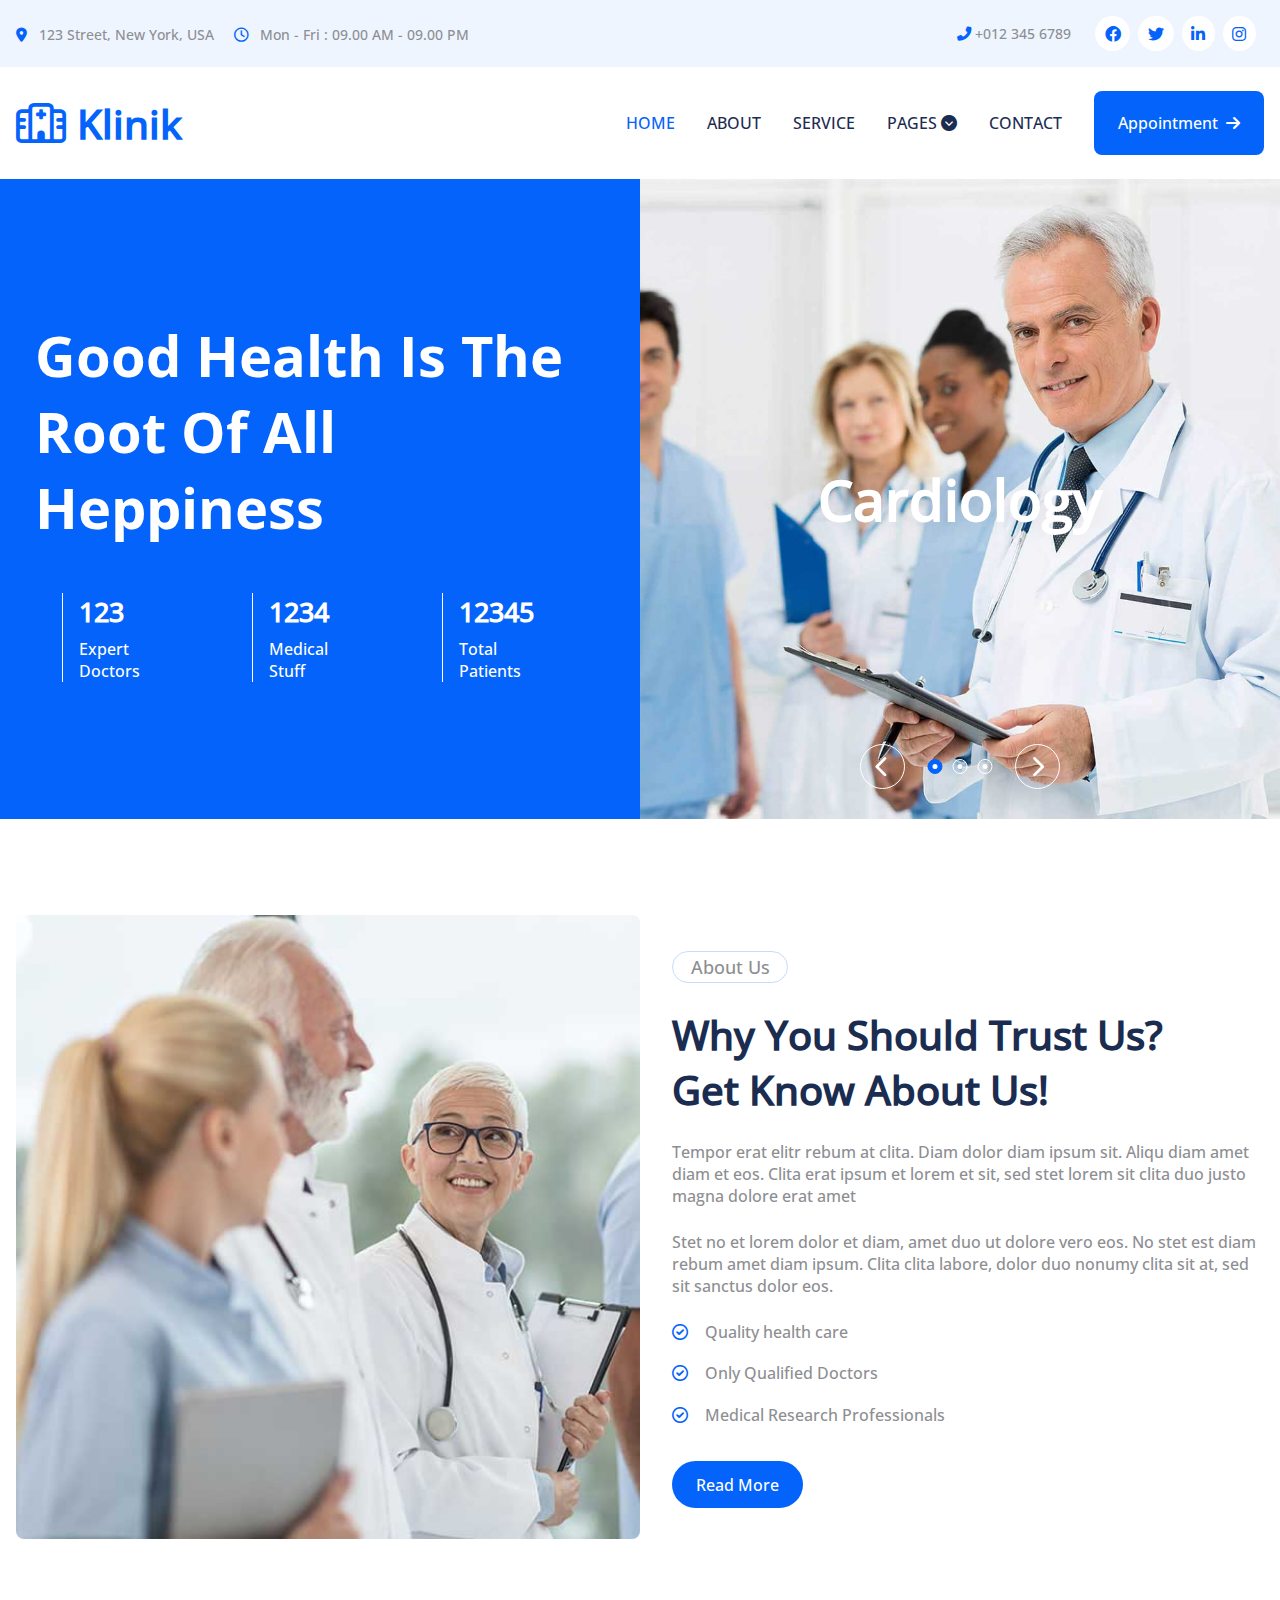
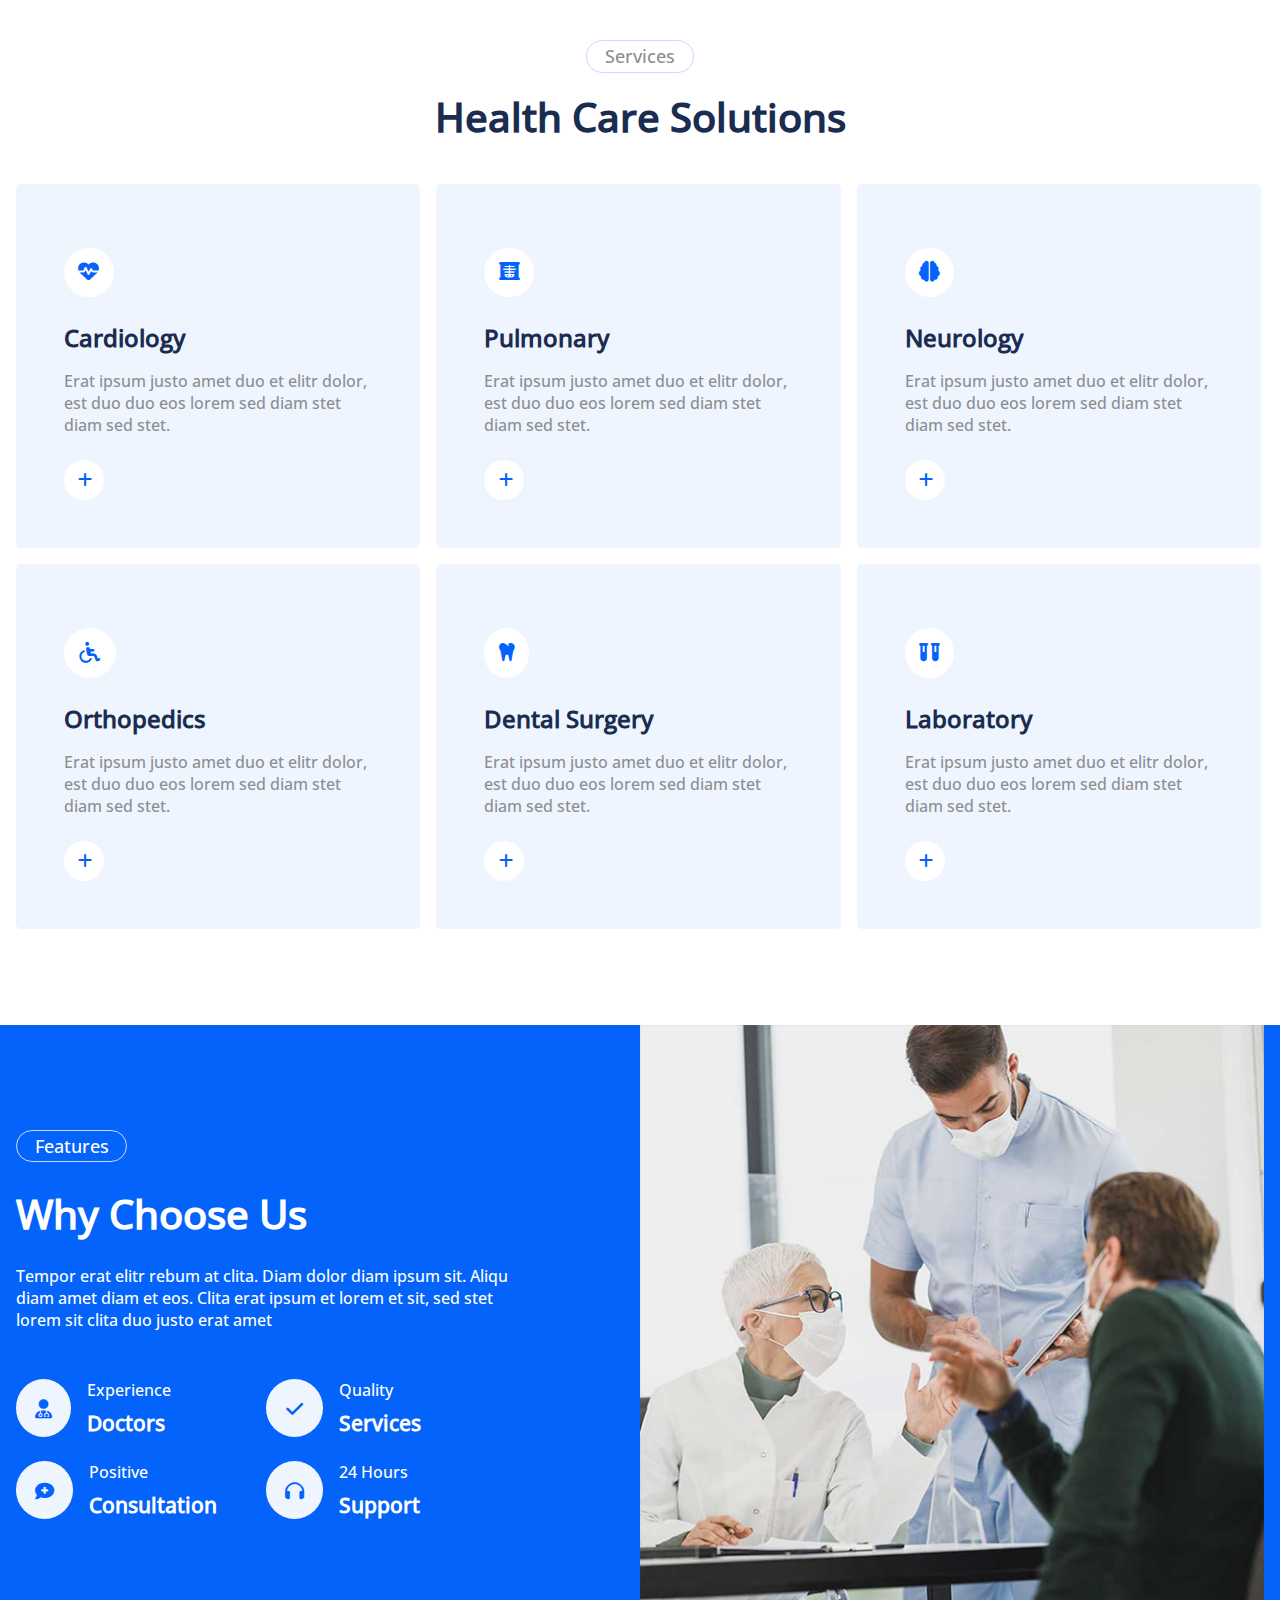
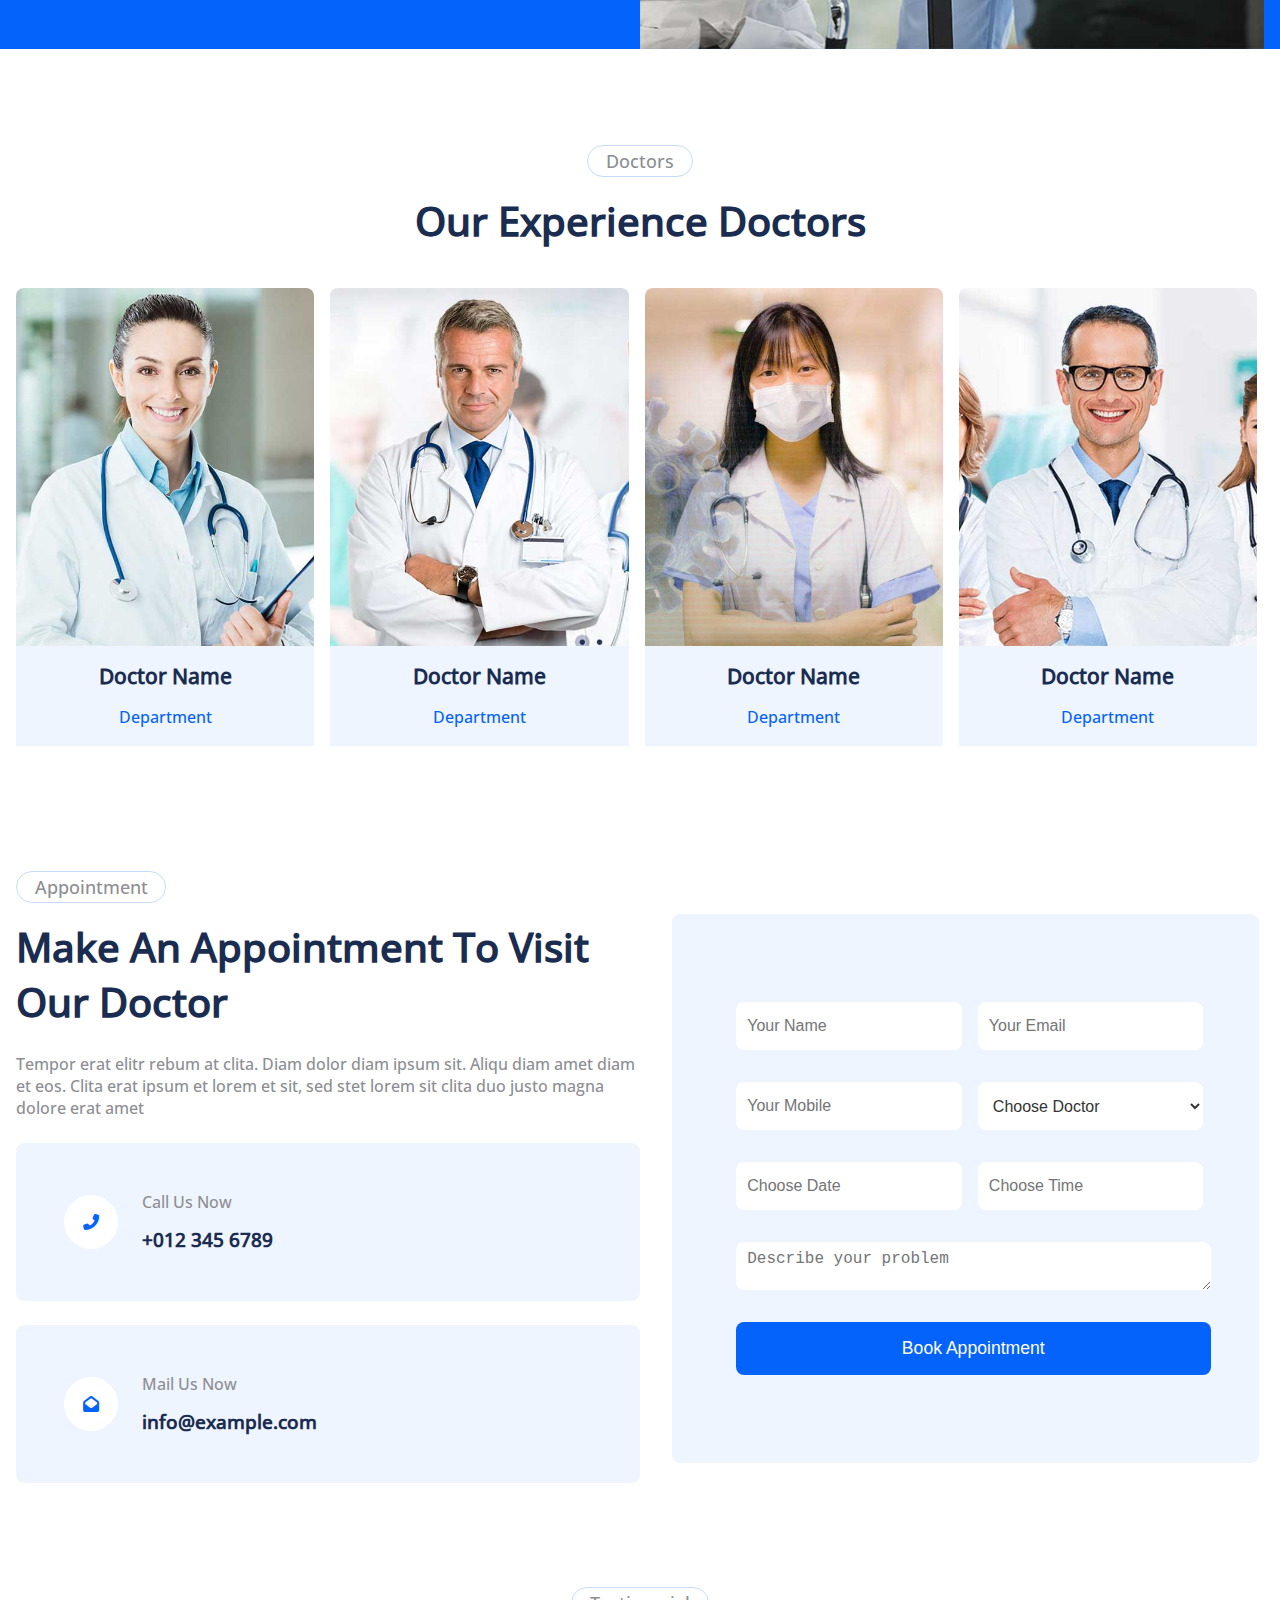
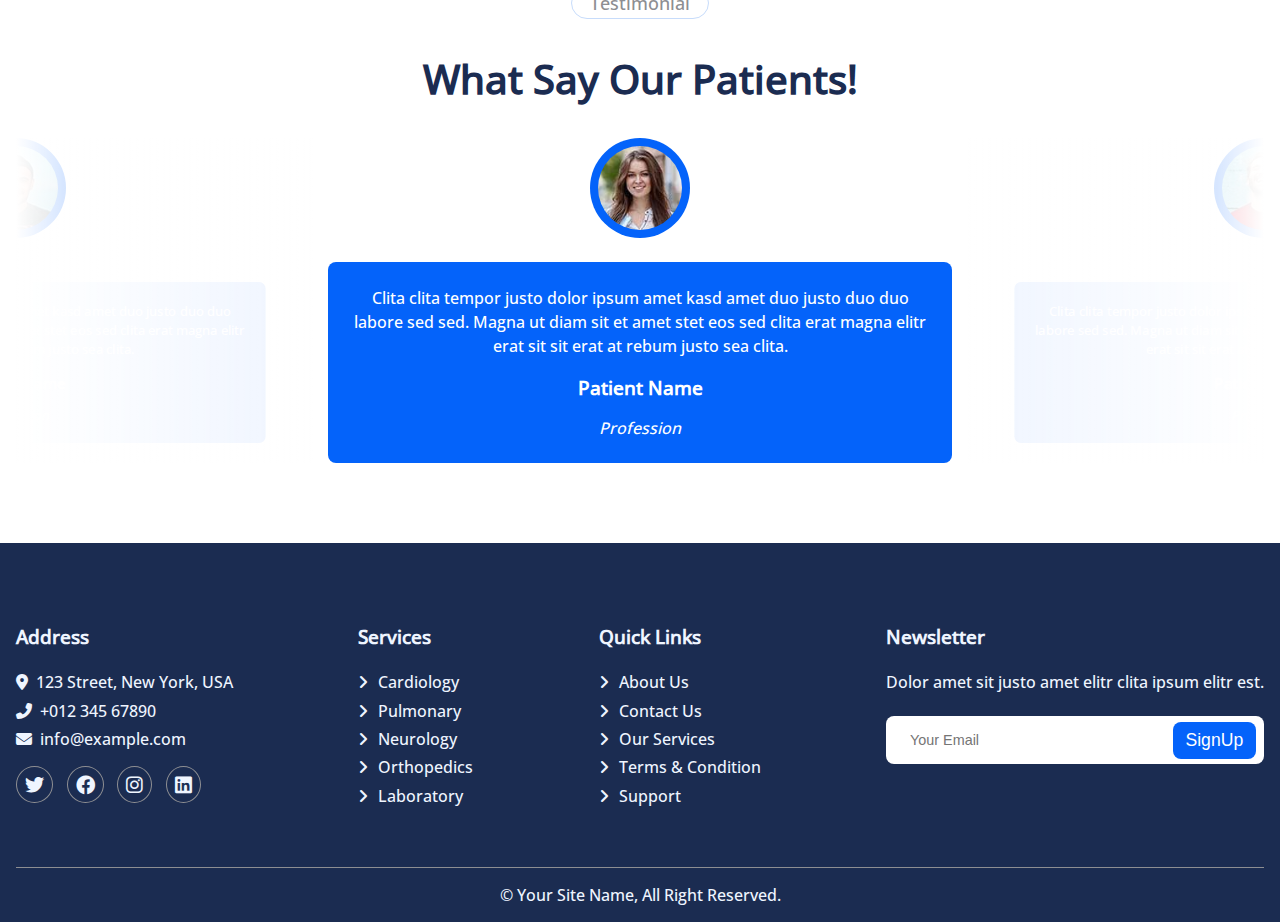
<file: index.html>
<!DOCTYPE html>
<html lang="en">
<head>
    <meta charset="UTF-8">
    <meta http-equiv="X-UA-Compatible" content="IE=edge">
    <meta name="viewport" content="width=device-width, initial-scale=1.0">
    <link rel="shortcut icon" href="img/favicon.ico"><!-- icon website-->
    <link rel="stylesheet" href="css/owlcarousel/owl.carousel.min.css"><!-- lib OwlCarousel-->
    <link rel="stylesheet" href="css/owlcarousel/owl.theme.default.min.css"><!-- lib OwlCarousel-->
    <link rel="stylesheet" href="css/fontawesome/css/all.min.css"><!-- icon fontAwesome-->
    <link rel="stylesheet" href="css/style.css"><!-- custom style-->
    <link rel="stylesheet" href="css/responsive.css"><!-- responsive style -->
    <title> Home Clinic </title><!-- Project Clinic -->
</head>
<body>

<div id="overlay" class=""></div>
    
<!-- 1=topNavbar-->
<header class="header-top">
        <section class="container">
         <nav class="nav-top">
            <div class="nav-top-left">
                <small class="nav-top-left__location">
                    <i class="fa fa-map-marker-alt nav-top-left__icon"></i>
                    123 Street, New York, USA
                </small>
                <small class="nav-top-left__clock">
                    <i class="far fa-clock nav-top-left__icon"></i>
                    Mon - Fri : 09.00 AM - 09.00 PM
                </small>
            </div>
            <div class="nav-top-right">
                <p class="nav-top-right-tell">
                    <i class="fa fa-phone-alt nav-top-right__icon"></i>
                    +012 345 6789
                </p>
                <ul class="social">
                    <li class="social__item"><a href="#" class="social__link" title="facebook"> <i class="fa-brands fa-facebook social__icon"></i> </a></li>
                    <li class="social__item"><a href="#" class="social__link" title="twitter"> <i class="fa-brands fa-twitter social__icon"></i> </a></li>
                    <li class="social__item"><a href="#" class="social__link" title="linkedin"> <i class="fa-brands fa-linkedin-in social__icon"></i> </a></li>
                    <li class="social__item"><a href="#" class="social__link" title="instagram"> <i class="fa-brands fa-instagram social__icon"></i> </a></li>
                </ul>
            </div>
        </nav><!-- nav-top -->
    </section>
</header>


<!-- 2=mainNavbar -->
<header class="header-nav">
        <div class="container">
        <nav class="navbar">
                <a href="#" class="nav-brand">
                    <i class="far fa-hospital nav-brand__icon"></i>
                    <h2 class="nav-brand__title">Klinik</h2>
                </a>
                <ul class="menu">
                    <li class="menu__item"><a class="menu__link menu__link-active" href="index.html" title="Home">Home</a></li>
                    <li class="menu__item"><a class="menu__link" href="pages/about.html" title="About">About</a></li>
                    <li class="menu__item menu__item-service"><a class="menu__link " href="pages/services.html" title="Service">Service</a></li>
                    <li class="menu__item menu__item-Appointment"><a class="menu__link " href="pages/appointment.html" title="Appointment">Appointment</a></li>
                    <li class="menu__item menu__item-drop">
                        <a class="menu__link menu__link-drop" href="" title="Pages">Pages
                            <i class="fa-solid fa-circle-chevron-down"></i>               
                        </a>
                        <ul class="dropDown-menu">
                            <li class="dropDown-menu__item "><a title="Feature" href="pages/Feature.html" class="dropDown-menu__link ">Feature</a></li>
                            <li class="dropDown-menu__item "><a title="Our Doctor" href="pages/doctor.html" class="dropDown-menu__link ">Our Doctor</a></li>
                            <li class="dropDown-menu__item "><a title="Appointment" href="pages/appointment.html" class="dropDown-menu__link ">Appointment</a></li>
                            <li class="dropDown-menu__item "><a title="Testimonial" href="pages/testimonial.html" class="dropDown-menu__link ">Testimonial</a></li>
                        </ul>
                    </li>
                    <li class="menu__item"><a title="Contact" class="menu__link" href="pages/contact.html">Contact</a></li>

                    <a class="menu__btn" href="#" title="Appointment">
                        Appointment
                        <i class="fa fa-arrow-right menu__link-icon"></i>
                    </a>
                </ul>
                <span class="navbar__btn"><i class="fa fa-bars menu__icon"></i></span>
            </nav>
        </div>
</header>


<!-- 3=Header -->
<section class="header-content">
        <div class="container-fluid">
           <div class="header-content-wrapper">
        <div class="header-content-left">
            <h1 class="header-content-left__title">Good Health Is The Root Of All Heppiness</h1>
            <div class="header-content-left-props">
            <div class="header-content-left-property">
                <h3 class="header-content-left-property__title">123</h3>
                <p class="header-content-left-property__text">Expert Doctors</p>
            </div>
            <div class="header-content-left-property">
                <h3 class="header-content-left-property__title">1234</h3>
                <p class="header-content-left-property__text">Medical Stuff</p>
            </div>
            <div class="header-content-left-property">
                <h3 class="header-content-left-property__title">12345</h3>
                <p class="header-content-left-property__text">Total Patients</p>
            </div>
           </div>
        </div><!--header-content-left-->
        <div class="header-content-right">
                <div class="owl-carousel header-carousel">
                    <div class="owl-carousel-item header-content-right__item">
                        <img class="header-content-right__image" src="img/carousel-1.jpg" alt="Slider Image">
                        <div class="owl-carousel-text">
                            <h1 class="header-content-right__title">Cardiology</h1>
                        </div>              
                      </div>
                    <div class="owl-carousel-item header-content-right__item">
                        <img class="header-content-right__image" src="img/carousel-2.jpg" alt="Slider Image">
                        <div class="owl-carousel-text">
                            <h1 class="header-content-right__title">Neurology</h1>
                        </div>
                </div>
                    <div class="owl-carousel-item header-content-right__item">
                        <img class="header-content-right__image" src="img/carousel-3.jpg" alt="Slider Image">
                        <div class="owl-carousel-text">
                            <h1 class="header-content-right__title">Pulmonary</h1>
                        </div>
                    </div>
           </div><!--header-content-right-->
        </div>
     </div>
</section>
    

<!-- 4=About Us -->
<section class="about">
        <div class="container">
            <div class="about-content">
                <div class="about-content-left">
                    <img class="about-content-left__image" src="img/about-1.jpg" alt="About Image">
                </div>
                <div class="about-content-right">
                    <span class="about-content-right__mark">About Us</span>
                    <div class="about-content-right-wrapper">
                        <h2 class="about-content-right__title">Why You Should Trust Us? Get Know About Us!</h2>
                    </div>
                    <p class="about-content-right__text about-content-right__text-one">Tempor erat elitr rebum at clita. Diam dolor diam ipsum sit. Aliqu diam amet diam
                         et eos. Clita erat ipsum et lorem et sit, sed stet lorem sit clita duo justo magna dolore erat amet
                    </p>
                    <p class="about-content-right__text about-content-right__text-two">Stet no et lorem dolor et diam, amet duo ut dolore vero eos. No stet est diam rebum amet diam ipsum. Clita 
                        clita labore, dolor duo nonumy clita sit at, sed sit sanctus dolor eos.
                    </p>
                    <p class="about-content-right__property">
                    <i class="far fa-check-circle about-content-right__icon"></i>
                        Quality health care
                    </p>
                    <p class="about-content-right__property ">
                    <i class="far fa-check-circle about-content-right__icon"></i>
                        Only Qualified Doctors
                    </p>
                    <p class="about-content-right__property">
                    <i class="far fa-check-circle about-content-right__icon"></i>
                        Medical Research Professionals
                    </p>
                    <a href="#" class="about-content-right__link">Read More</a>
                </div>
            </div>
        </div>
</section>


<!-- 5=services -->
<section class="services">
        <div class="container">
            <div class="service">
                <span class="service__mark">Services</span>
                <h2 class="service__title">Health Care Solutions</h2>
            </div>
        <div class="services-items">
            <div class="services-item">
                <div class="services-item-icons">
                    <i class="fa fa-heartbeat services-item__icon"></i>
                </div>
                <h3 class="services-item__title">Cardiology</h3>
                <p class="services-item__description">Erat ipsum justo amet duo et elitr dolor, est duo duo eos lorem sed
                     diam stet diam sed stet.
                    </p>
                    <a class="services-item__link" href="#">
                        <i class="fa fa-plus services-item__link--icon"></i>
                        Read More
                    </a>
            </div>
            <div class="services-item">
                <div class="services-item-icons">
                    <i class="fa fa-x-ray services-item__icon"></i>
                </div>
                <h3 class="services-item__title">Pulmonary</h3>
                <p class="services-item__description">Erat ipsum justo amet duo et elitr dolor, est duo duo eos lorem sed
                     diam stet diam sed stet.
                    </p>
                    <a class="services-item__link" href="#">
                        <i class="fa fa-plus services-item__link--icon"></i>
                        Read More
                    </a>
                
            </div>
            <div class="services-item">
                <div class="services-item-icons">
                    <i class="fa fa-brain services-item__icon"></i>
                </div>
                <h3 class="services-item__title">Neurology</h3>
                <p class="services-item__description">Erat ipsum justo amet duo et elitr dolor, est duo duo eos lorem sed
                     diam stet diam sed stet.
                    </p>
                    <a class="services-item__link" href="#">
                        <i class="fa fa-plus services-item__link--icon"></i>
                        Read More
                    </a>
                
            </div>
            <div class="services-item">
                <div class="services-item-icons">
                    <i class="fa fa-wheelchair services-item__icon"></i>
                </div>
                <h3 class="services-item__title">Orthopedics</h3>
                <p class="services-item__description">Erat ipsum justo amet duo et elitr dolor, est duo duo eos lorem sed
                     diam stet diam sed stet.
                    </p>
                    <a class="services-item__link" href="#">
                        <i class="fa fa-plus services-item__link--icon"></i>
                        Read More
                    </a>
                
            </div>
            <div class="services-item">
                <div class="services-item-icons">
                    <i class="fa fa-tooth services-item__icon"></i>
                </div>
                <h3 class="services-item__title">Dental Surgery</h3>
                <p class="services-item__description">Erat ipsum justo amet duo et elitr dolor, est duo duo eos lorem sed
                     diam stet diam sed stet.
                    </p>
                    <a class="services-item__link" href="#">
                        <i class="fa fa-plus services-item__link--icon"></i>
                        Read More
                    </a>
                
            </div>
            <div class="services-item">
                <div class="services-item-icons">
                    <i class="fa fa-vials services-item__icon"></i>
                </div>
                <h3 class="services-item__title">Laboratory</h3>
                <p class="services-item__description">Erat ipsum justo amet duo et elitr dolor, est duo duo eos lorem sed
                     diam stet diam sed stet.
                    </p>
                    <a class="services-item__link" href="#">
                        <i class="fa fa-plus services-item__link--icon"></i>
                        Read More
                    </a>
                
            </div>
        </div>
        </div>
</section>


<!-- 6=Features -->
<section class="features">
        <div class="container">
            <div class="features-content">
                <div class="features-content-left">
                    <span class="features-content-left__mark">Features</span>
                    <h2 class="features-content-left__title">Why Choose Us</h2>
                    <p class="features-content-left__text">Tempor erat elitr rebum at clita. Diam dolor diam 
                        ipsum sit. Aliqu diam amet diam et eos. Clita erat ipsum et lorem et sit, sed stet
                         lorem sit clita duo justo erat amet
                        </p>
                        <section class="features-content-icon-items">
                        <div class="features-content-icons">
                            <div class="features-content-icons-icon">
                                <i class="fa fa-user-md features__icon"></i>
                            </div>
                            <div class="features-content-icons-desc">
                                <p class="features-content-icons-desc__text">Experience</p>
                                <h5 class="features-content-icons-desc__title">Doctors</h5>
                            </div>
                        </div>
                        <div class="features-content-icons">
                            <div class="features-content-icons-icon">
                                <i class="fa fa-check features__icon"></i>
                            </div>
                            <div class="features-content-icons-desc">
                                <p class="features-content-icons-desc__text">Quality</p>
                                <h5 class="features-content-icons-desc__title">Services</h5>
                            </div>
                        </div>
                        <div class="features-content-icons">
                            <div class="features-content-icons-icon">
                                <i class="fa fa-comment-medical features__icon"></i>
                            </div>
                            <div class="features-content-icons-desc">
                                <p class="features-content-icons-desc__text">Positive</p>
                                <h5 class="features-content-icons-desc__title">Consultation</h5>
                            </div>
                        </div>
                        <div class="features-content-icons">
                            <div class="features-content-icons-icon">
                                <i class="fa fa-headphones features__icon"></i>
                            </div>
                            <div class="features-content-icons-desc">
                                <p class="features-content-icons-desc__text">24 Hours</p>
                                <h5 class="features-content-icons-desc__title">Support</h5>
                            </div>
                        </div>
                    </section>
                </div>
                <div class="features-content-right">
                    <img src="img/feature.png" alt="Features Image" class="features-content-right__image">
                </div>
            </div>
        </div>
</section>
    

<!-- 7=Doctors -->
<section class="doctors">
        <div class="container">
            <div class="doctors-description">
                <span class="doctors-description__mark">Doctors</span>
                <h2 class="doctors-description__title">Our Experience Doctors</h2>
            </div>
            <section class="doctors-teams">
                <div class="doctors-teams-item">
                    <div class="doctors-teams-item-image">
                        <img src="img/team-1.jpg" alt="Team Image" class="doctors-teams-item-image__pic">
                    </div>
                    <div class="doctors-teams-item-description">
                        <h5 class="doctors-teams-item-description__title">Doctor Name</h5>
                        <p class="doctors-teams-item-description__text">Department</p>
                        <div class="doctors-teams-item-social">
                            <a href="#" class="doctors-teams-item-social__item"><i class="fa-brands fa-facebook doctors-social__icon"></i></a>
                            <a href="#" class="doctors-teams-item-social__item"><i class="fa-brands fa-twitter doctors-social__icon"></i></a>
                            <a href="#" class="doctors-teams-item-social__item"><i class="fa-brands fa-instagram doctors-social__icon"></i></a>
                        </div>
                    </div>
                </div>
                <div class="doctors-teams-item">
                    <div class="doctors-teams-item-image">
                        <img src="img/team-2.jpg" alt="Team Image" class="doctors-teams-item-image__pic">
                    </div>
                    <div class="doctors-teams-item-description">
                        <h5 class="doctors-teams-item-description__title">Doctor Name</h5>
                        <p class="doctors-teams-item-description__text">Department</p>
                        <div class="doctors-teams-item-social">
                            <a href="#" class="doctors-teams-item-social__item"><i class="fa-brands fa-facebook doctors-social__icon"></i></a>
                            <a href="#" class="doctors-teams-item-social__item"><i class="fa-brands fa-twitter doctors-social__icon"></i></a>
                            <a href="#" class="doctors-teams-item-social__item"><i class="fa-brands fa-instagram doctors-social__icon"></i></a>
                        </div>
                    </div>
                </div>
                <div class="doctors-teams-item">
                    <div class="doctors-teams-item-image">
                        <img src="img/team-3.jpg" alt="Team Image" class="doctors-teams-item-image__pic">
                    </div>
                    <div class="doctors-teams-item-description">
                        <h5 class="doctors-teams-item-description__title">Doctor Name</h5>
                        <p class="doctors-teams-item-description__text">Department</p>
                        <div class="doctors-teams-item-social">
                            <a href="#" class="doctors-teams-item-social__item"><i class="fa-brands fa-facebook doctors-social__icon"></i></a>
                            <a href="#" class="doctors-teams-item-social__item"><i class="fa-brands fa-twitter doctors-social__icon"></i></a>
                            <a href="#" class="doctors-teams-item-social__item"><i class="fa-brands fa-instagram doctors-social__icon"></i></a>
                        </div>
                    </div>
                </div>
                <div class="doctors-teams-item">
                    <div class="doctors-teams-item-image">
                        <img src="img/team-4.jpg" alt="Team Image" class="doctors-teams-item-image__pic">
                    </div>
                    <div class="doctors-teams-item-description">
                        <h5 class="doctors-teams-item-description__title">Doctor Name</h5>
                        <p class="doctors-teams-item-description__text">Department</p>
                        <div class="doctors-teams-item-social">
                            <a href="#" class="doctors-teams-item-social__item"><i class="fa-brands fa-facebook doctors-social__icon"></i></a>
                            <a href="#" class="doctors-teams-item-social__item"><i class="fa-brands fa-twitter doctors-social__icon"></i></a>
                            <a href="#" class="doctors-teams-item-social__item"><i class="fa-brands fa-instagram doctors-social__icon"></i></a>
                        </div>
                    </div>
                </div>
            </section>
        </div>
</section>


<!-- 8=Appointment -->
<section class="Appointment">
        <div class="container">
            <div class="Appointment-content">
                <div class="Appointment-content-left">
                    <span class="Appointment-content-left__mark">Appointment</span>
                    <h2 class="Appointment-content-left__title">Make An Appointment To Visit Our Doctor</h2>
                    <p class="Appointment-content-left__text">Tempor erat elitr rebum at clita. Diam dolor diam ipsum sit. Aliqu diam 
                        amet diam et eos. Clita erat ipsum et lorem et sit, sed stet lorem sit clita 
                        duo justo magna dolore erat amet
                    </p>
                    <div class="Appointment-content-left-contact">
                        <div class="Appointment-content-left-contact-icon"><i class="fa fa-phone-alt Appointment-social__icon"></i></div>
                        <div class="Appointment-content-left-contact-desc">
                            <p class="Appointment-content-left-contact-desc__text">Call Us Now</p>
                            <h5 class="Appointment-content-left-contact-desc__title">+012 345 6789</h5>
                        </div>
                    </div>
                    <div class="Appointment-content-left-contact">
                        <div class="Appointment-content-left-contact-icon"><i class="fa fa-envelope-open Appointment-social__icon"></i></div>
                        <div class="Appointment-content-left-contact-desc">
                            <p class="Appointment-content-left-contact-desc__text">Mail Us Now</p>
                            <h5 class="Appointment-content-left-contact-desc__title">info@example.com</h5>
                        </div>
                    </div>
                </div>
                <div class="Appointment-content-right">
                    <form action="#" class="form">
                        <div class="form-row">
                            <div class="form-name form-input">
                                <input type="text" placeholder="Your Name" class="form__user-name form__input">
                            </div>
                            <div class="form-email form-input">
                                <input type="email" placeholder="Your Email" class="form__email form__input">
                            </div>
                            <div class="form-mobile form-input">
                                <input type="text" placeholder="Your Mobile" class="form__mobile form__input">
                            </div>
                            <div class="form-doctor form-input">
                                <select name="chose doctor" class="form_chose-doctor">
                                    <option value="1" class="form__chose-value" selected>Choose Doctor</option>
                                    <option value="2" class="form__chose-value">Doctor 1</option>
                                    <option value="3" class="form__chose-value">Doctor 2</option>
                                    <option value="4" class="form__chose-value">Doctor 3</option>
                                </select>
                            </div>
                            <div class="form-date form-input">
                                <input type="text" placeholder="Choose Date" class="form__date form__input" onfocusin="(this.type='date')" onfocusout="(this.type='text')">
                            </div>
                            <div class="form-time form-input">
                                <input type="text" placeholder="Choose Time"  class="form__time form__input" onfocusin="(this.type='time')" onfocusout="(this.type='text')">
                            </div>
                            <div class="form-comment form-input">
                                <textarea class="form__comment form__input" rows="5" placeholder="Describe your problem"></textarea>
                            </div>
                            <div class="form-btn form-input">
                                <button type="submit" class="form__submit">Book Appointment</button>
                            </div>

                        </div>
                    </form>
                </div>
            </div>
        </div>
</section>


<!-- 9=Testimonial-->
<section class="testimonial">
        <div class="container">
            <div class="testimonial-description">
                <span class="testimonial-description__mark">Testimonial</span>
                <h2 class="testimonial-description__title">What Say Our Patients!</h2>
            </div>
            <div class="owl-carousel testimonial-carousel">
                <div class="testimonial-item">
                    <img src="img/testimonial-1.jpg" alt="testimonial image" style="width:100px;" class="testimonial-item__image">
                    <div class="testimonial-item-desc">
                        <p class="testimonial-item-desc__text">Clita clita tempor justo dolor ipsum amet kasd
                             amet duo justo duo duo labore sed sed. Magna ut diam sit et amet stet eos sed 
                             clita erat magna elitr erat sit sit erat at rebum justo sea clita.
                            </p>
                            <h5 class="testimonial-item-desc__title">Patient Name</h5>
                            <span class="testimonial-item-desc__mark">Profession</span>
                    </div>
                </div>
                <div class="testimonial-item">
                    <img src="img/testimonial-2.jpg" alt="testimonial image" style="width:100px;" class="testimonial-item__image">
                    <div class="testimonial-item-desc">
                        <p class="testimonial-item-desc__text">Clita clita tempor justo dolor ipsum amet kasd
                             amet duo justo duo duo labore sed sed. Magna ut diam sit et amet stet eos sed 
                             clita erat magna elitr erat sit sit erat at rebum justo sea clita.
                            </p>
                            <h5 class="testimonial-item-desc__title">Patient Name</h5>
                            <span class="testimonial-item-desc__mark">Profession</span>
                    </div>
                </div>
                <div class="testimonial-item">
                    <img src="img/testimonial-3.jpg" alt="testimonial image" style="width:100px;" class="testimonial-item__image">
                    <div class="testimonial-item-desc">
                        <p class="testimonial-item-desc__text">Clita clita tempor justo dolor ipsum amet kasd
                             amet duo justo duo duo labore sed sed. Magna ut diam sit et amet stet eos sed 
                             clita erat magna elitr erat sit sit erat at rebum justo sea clita.
                            </p>
                            <h5 class="testimonial-item-desc__title">Patient Name</h5>
                            <span class="testimonial-item-desc__mark">Profession</span>
                    </div>
                </div>
            </div><!--owl-carousel-->
        </div>
</section>


<!-- 10=Footer -->
<footer class="footer">
        <div class="container">
            <div class="footer-items">
                <div class="footer-item">
                    <h5 class="footer-item__title">Address</h5>
                    <p class="footer-item__text"><i class="fa fa-map-marker-alt footer__icon"></i>123 Street, New York, USA</p>
                    <p class="footer-item__text"><i class="fa fa-phone-alt footer__icon"></i>+012 345 67890 </p>
                    <p class="footer-item__text"><i class="fa fa-envelope footer__icon"></i>info@example.com</p>
                    <div class="footer-item-social">
                        <a href="" class="footer-item-social__link"><i class="fab fa-twitter footer__icon-social"></i></a>           
                        <a href="" class="footer-item-social__link"><i class="fab fa-facebook footer__icon-social"></i></a>           
                        <a href="" class="footer-item-social__link"><i class="fab fa-instagram footer__icon-social"></i></a>           
                        <a href="" class="footer-item-social__link"><i class="fab fa-linkedin footer__icon-social"></i></a>           
                    </div>
                </div>
                <div class="footer-item">
                    <h5 class="footer-item__title">Services</h5>
                    <a href="" class="footer-item__link">Cardiology</a>
                    <a href="" class="footer-item__link">Pulmonary</a>
                    <a href="" class="footer-item__link">Neurology</a>
                    <a href="" class="footer-item__link">Orthopedics</a>
                    <a href="" class="footer-item__link">Laboratory</a>
                </div>
                <div class="footer-item">
                    <h5 class="footer-item__title">Quick Links</h5>
                    <a href="" class="footer-item__link">About Us</a>
                    <a href="" class="footer-item__link">Contact Us</a>
                    <a href="" class="footer-item__link">Our Services</a>
                    <a href="" class="footer-item__link">Terms &amp; Condition</a>
                    <a href="" class="footer-item__link">Support</a>
                </div>
                <div class="footer-item">
                    <h5 class="footer-item__title">Newsletter</h5>
                    <p class="footer-item__text">Dolor amet sit justo amet elitr clita ipsum elitr est.</p>
                    <div class="footer-item-email">
                        <input type="text" class="footer-item__input" placeholder="Your Email">
                        <button type="button" class="footer-item__btn">SignUp</button>
                    </div>
                </div>
            </div>
            <p class="footer__copyright">© Your Site Name, All Right Reserved. </p>
        </div>
</footer>



<script src="script/jquery-3.6.1.min.js"></script><!--  Jquery lib-->
<script src="script/owl.carousel.min.js"></script><!-- lib owlCarousel-->
<script src="script/app.js"></script><!-- custom Js -->
</body>
</html>
</file>
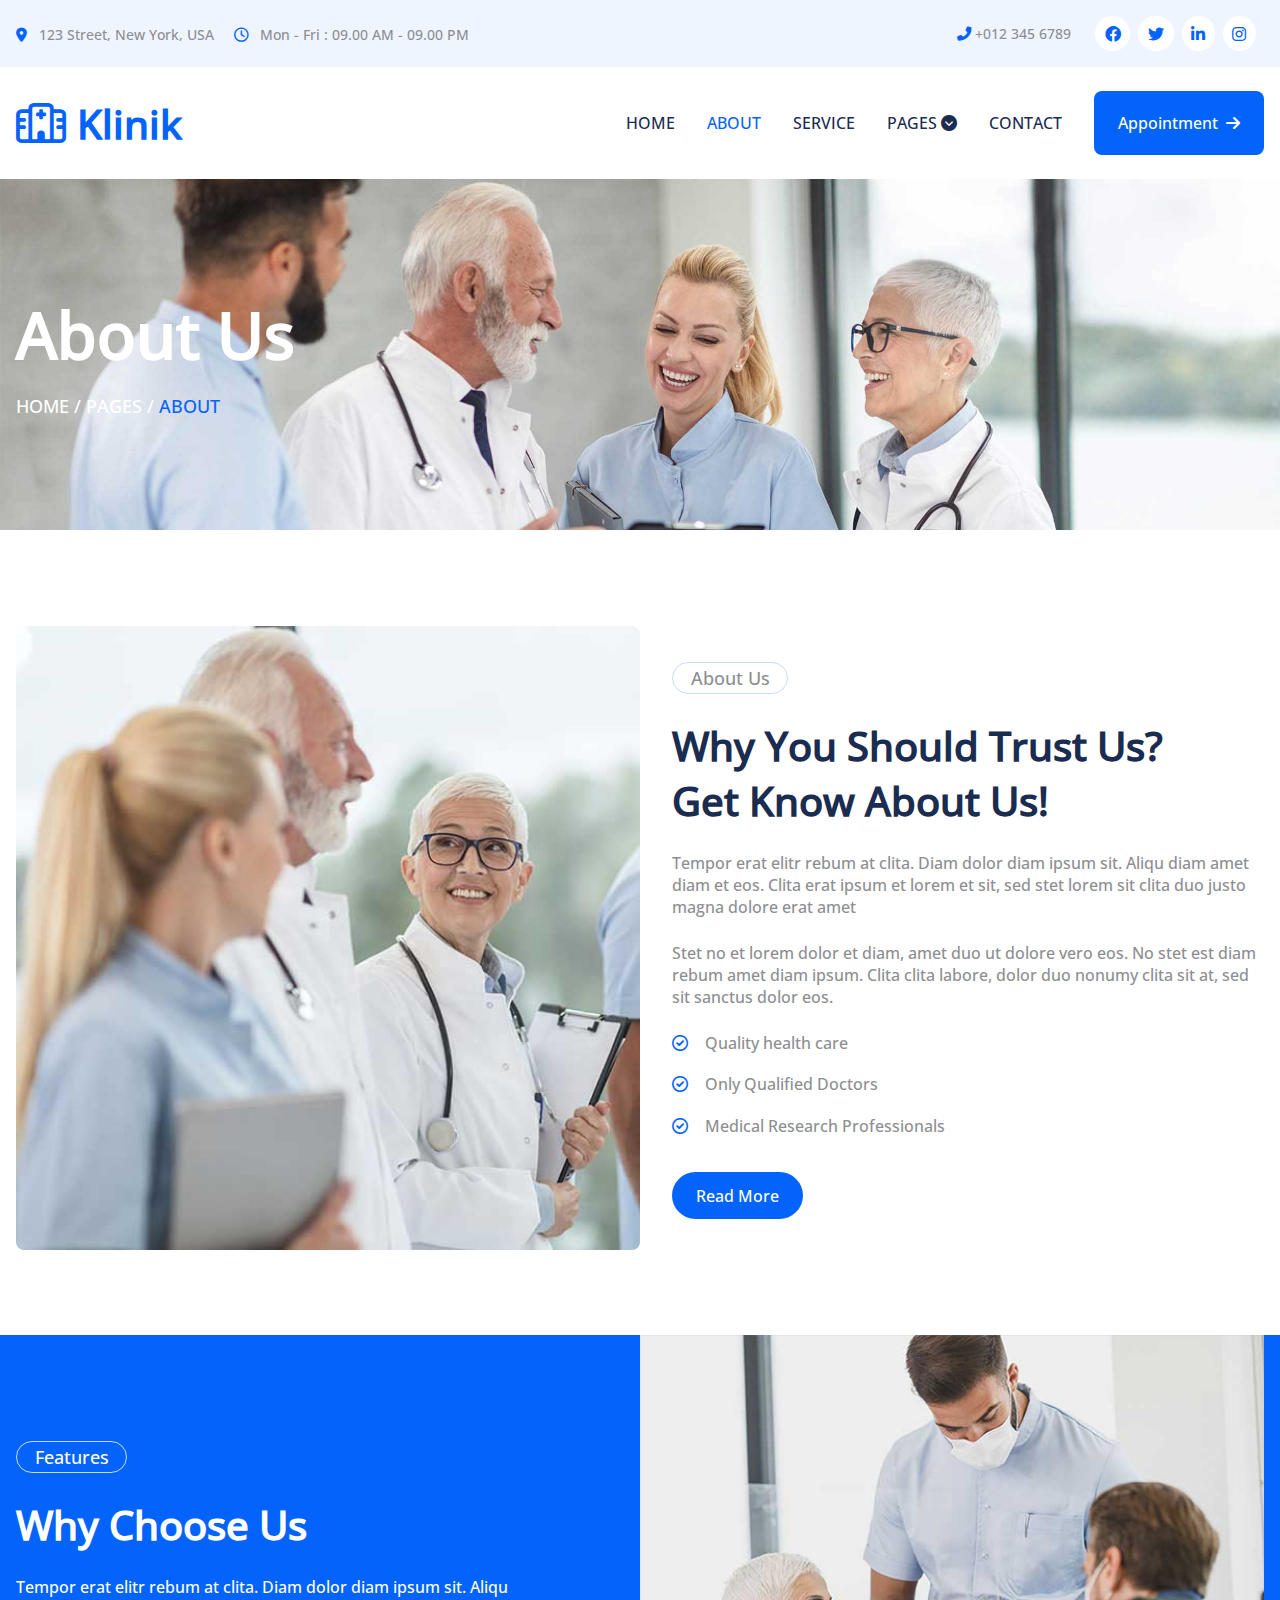
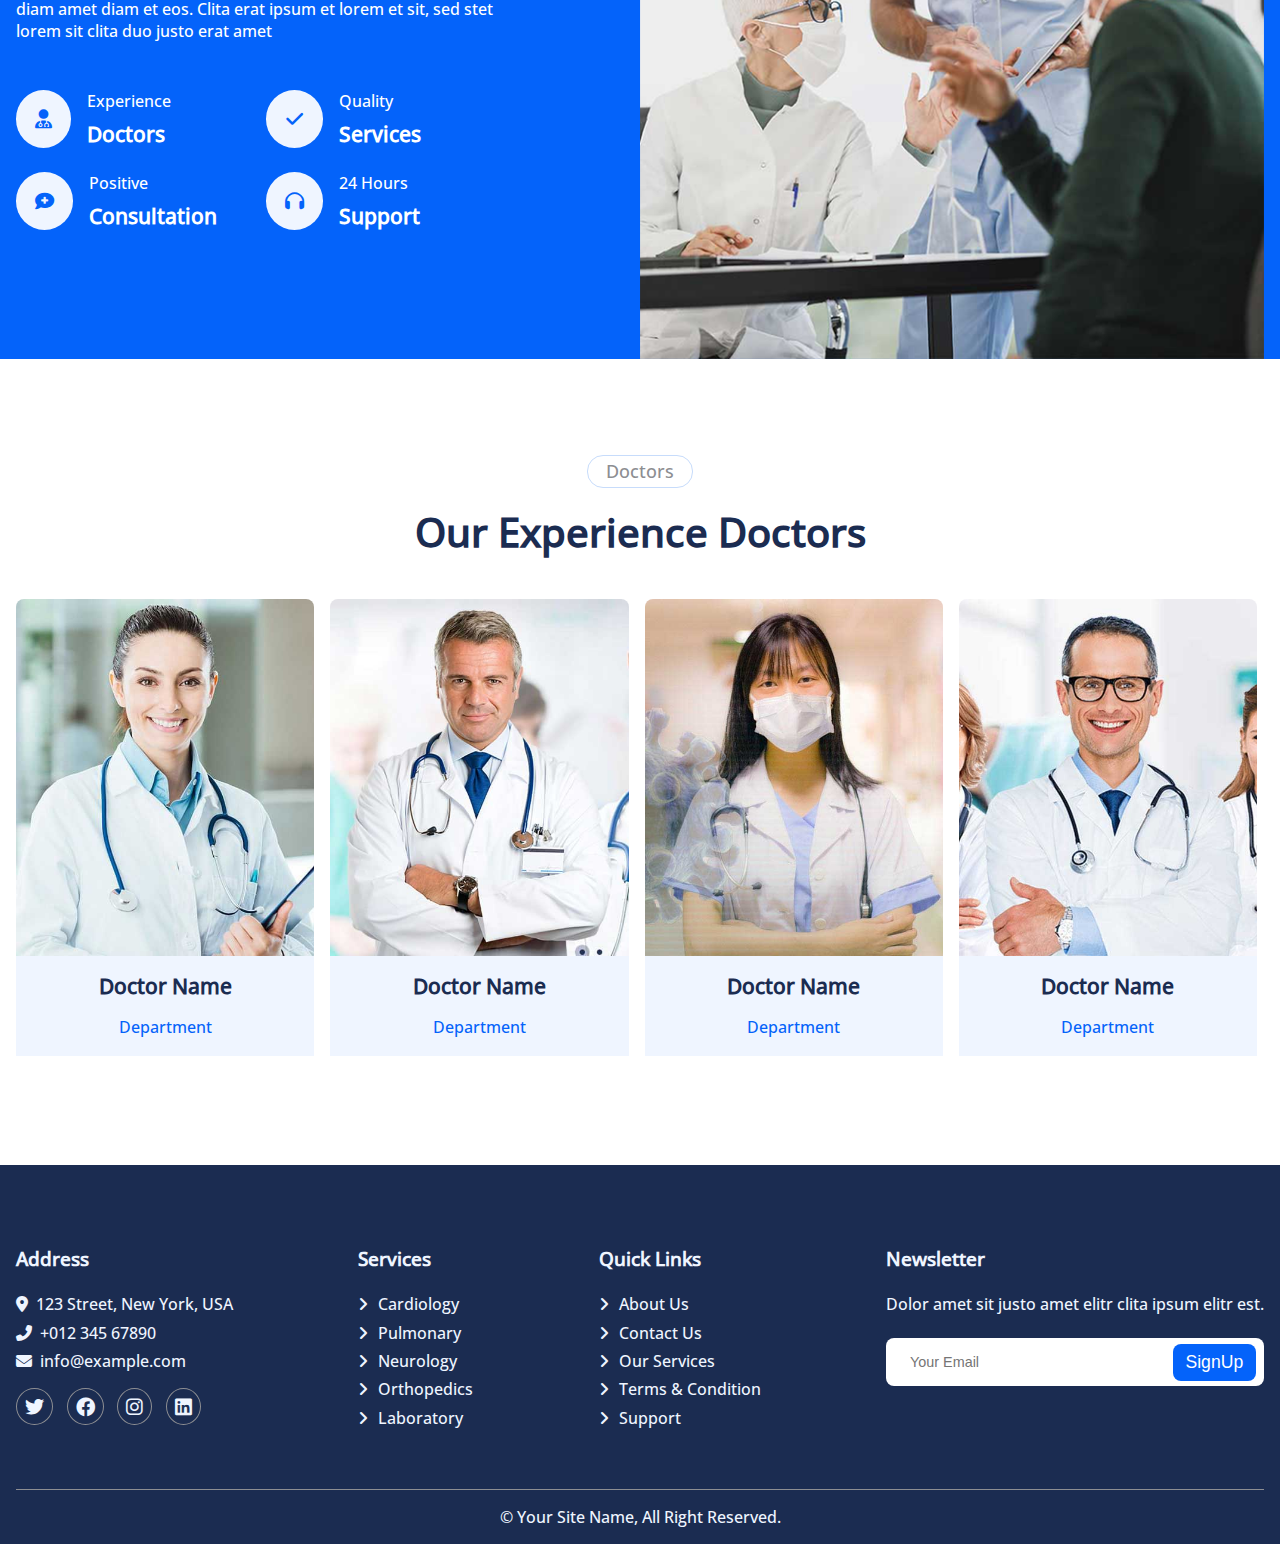
<file: pages/about.html>
<!DOCTYPE html>
<html lang="en">
<head>
    <meta charset="UTF-8">
    <meta http-equiv="X-UA-Compatible" content="IE=edge">
    <meta name="viewport" content="width=device-width, initial-scale=1.0">
    <link rel="shortcut icon" href="../img/favicon.ico"><!-- icon website-->
    <link rel="stylesheet" href="../css/fontawesome/css/all.min.css"><!-- fontAwesome Icon -->
    <link rel="stylesheet" href="../css/style.css"><!-- main style -->
    <link rel="stylesheet" href="../css/responsive.css"><!-- Responsive style -->
    <title>About Us Clinic</title>
</head>
<body>


    <div id="overlay" class=""></div>
    
    <!-- 1=topNavbar-->
<header class="header-top">
   <section class="container">
 
    <nav class="nav-top">

       <div class="nav-top-left">

           <small class="nav-top-left__location">
               <i class="fa fa-map-marker-alt nav-top-left__icon"></i>
               123 Street, New York, USA
           </small>

           <small class="nav-top-left__clock">
               <i class="far fa-clock nav-top-left__icon"></i>
               Mon - Fri : 09.00 AM - 09.00 PM
           </small>

       </div>


       <div class="nav-top-right">
           
           <p class="nav-top-right-tell">
               <i class="fa fa-phone-alt nav-top-right__icon"></i>
               +012 345 6789
           </p>

           <ul class="social">
               <li class="social__item"><a href="#" class="social__link" title="facebook"> <i class="fa-brands fa-facebook social__icon"></i> </a></li>
               <li class="social__item"><a href="#" class="social__link" title="twitter"> <i class="fa-brands fa-twitter social__icon"></i> </a></li>
               <li class="social__item"><a href="#" class="social__link" title="linkedin"> <i class="fa-brands fa-linkedin-in social__icon"></i> </a></li>
               <li class="social__item"><a href="#" class="social__link" title="instagram"> <i class="fa-brands fa-instagram social__icon"></i> </a></li>
           </ul>

       </div>

   </nav><!-- nav-top -->
</section>
</header>



<!-- 2=mainNavbar -->
<header class="header-nav">
   <div class="container">

   <nav class="navbar">

           <a href="#" class="nav-brand">
               <i class="far fa-hospital nav-brand__icon"></i>
               <h2 class="nav-brand__title">Klinik</h2>
           </a>

           <ul class="menu">

               <li class="menu__item"><a class="menu__link" href="../index.html" title="Home">Home</a></li>
               <li class="menu__item"><a class="menu__link menu__link-active" href="about.html" title="About">About</a></li>
               <li class="menu__item menu__item-service"><a class="menu__link " href="services.html" title="Service">Service</a></li>
               <li class="menu__item menu__item-Appointment"><a class="menu__link " href="appointment.html" title="Appointment">Appointment</a></li>
               <li class="menu__item menu__item-drop">

                   <a class="menu__link menu__link-drop" href="#" title="Pages">Pages
                       <i class="fa-solid fa-circle-chevron-down"></i>               
                   
                   </a>

                   <ul class="dropDown-menu">

                       <li class="dropDown-menu__item "><a title="Feature" href="Feature.html" class="dropDown-menu__link ">Feature</a></li>
                       <li class="dropDown-menu__item "><a title="Our Doctor" href="doctor.html" class="dropDown-menu__link ">Our Doctor</a></li>
                       <li class="dropDown-menu__item "><a title="Appointment" href="appointment.html" class="dropDown-menu__link ">Appointment</a></li>
                       <li class="dropDown-menu__item "><a title="Testimonial" href="testimonial.html" class="dropDown-menu__link ">Testimonial</a></li>
                   </ul>

               </li>

               <li class="menu__item"><a title="Contact" class="menu__link" href="contact.html">Contact</a></li>

               <a class="menu__btn" href="#" title="Appointment">
                   Appointment
                   <i class="fa fa-arrow-right menu__link-icon"></i>
               </a>

           </ul>

           <span class="navbar__btn"> <i class="fa fa-bars menu__icon"></i></span>

       </nav>

   </div>
</header>




<!-- 3=About Header -->
<div class="about-header">
    <div class="container">

        <h1 class="about-header__title"> About Us </h1>

        <span class="about-header__text"> HOME / PAGES / <span class="about-header__text-color">ABOUT</span>  </span>

    </div>
</div>






    <!-- 4=About Us -->
    <section class="about">
        <div class="container">
            

            <div class="about-content">

                <div class="about-content-left">
                    <img class="about-content-left__image" src="../img/about-1.jpg" alt="About Us Image">
                </div>

                <div class="about-content-right">

                    <span class="about-content-right__mark">About Us</span>

                    <div class="about-content-right-wrapper">
                        <h2 class="about-content-right__title">Why You Should Trust Us? Get Know About Us!</h2>

                    </div>

                    <p class="about-content-right__text about-content-right__text-one">Tempor erat elitr rebum at clita. Diam dolor diam ipsum sit. Aliqu diam amet diam
                         et eos. Clita erat ipsum et lorem et sit, sed stet lorem sit clita duo justo magna dolore erat amet
                    </p>

                    <p class="about-content-right__text about-content-right__text-two">Stet no et lorem dolor et diam, amet duo ut dolore vero eos. No stet est diam rebum amet diam ipsum. Clita 
                        clita labore, dolor duo nonumy clita sit at, sed sit sanctus dolor eos.
                    </p>

                    <p class="about-content-right__property">
                    <i class="far fa-check-circle about-content-right__icon"></i>
                        Quality health care
                    </p>

                    <p class="about-content-right__property ">
                    <i class="far fa-check-circle about-content-right__icon"></i>
                        Only Qualified Doctors
                    </p>

                    <p class="about-content-right__property">
                    <i class="far fa-check-circle about-content-right__icon"></i>
                        Medical Research Professionals
                    </p>

                    <a href="#" class="about-content-right__link">Read More</a>

                </div>

            </div>

        </div>
    </section>






        <!-- 5=Features -->
        <section class="features">
            <div class="container">
    
                <div class="features-content">
    
                    <div class="features-content-left">
    
                        <span class="features-content-left__mark">Features</span>
                        <h2 class="features-content-left__title">Why Choose Us</h2>
                        <p class="features-content-left__text">Tempor erat elitr rebum at clita. Diam dolor diam 
                            ipsum sit. Aliqu diam amet diam et eos. Clita erat ipsum et lorem et sit, sed stet
                             lorem sit clita duo justo erat amet
                            </p>
    
                            <section class="features-content-icon-items">
    
    
                            <div class="features-content-icons">
                                <div class="features-content-icons-icon">
                                    <i class="fa fa-user-md features__icon"></i>
                                </div>
    
    
                                <div class="features-content-icons-desc">
                                    <p class="features-content-icons-desc__text">Experience</p>
                                    <h5 class="features-content-icons-desc__title">Doctors</h5>
                                </div>
    
                            </div>
    
    
                            <div class="features-content-icons">
                                <div class="features-content-icons-icon">
                                    <i class="fa fa-check features__icon"></i>
                                </div>
    
                                <div class="features-content-icons-desc">
                                    <p class="features-content-icons-desc__text">Quality</p>
                                    <h5 class="features-content-icons-desc__title">Services</h5>
                                </div>
                               
    
                            </div>
    
    
                            <div class="features-content-icons">
                                <div class="features-content-icons-icon">
                                    <i class="fa fa-comment-medical features__icon"></i>
                                </div>
    
                                <div class="features-content-icons-desc">
                                    <p class="features-content-icons-desc__text">Positive</p>
                                    <h5 class="features-content-icons-desc__title">Consultation</h5>
                                </div>
    
                            </div>
    
    
    
                            <div class="features-content-icons">
    
                                <div class="features-content-icons-icon">
                                    <i class="fa fa-headphones features__icon"></i>
                                </div>
    
                                <div class="features-content-icons-desc">
                                    <p class="features-content-icons-desc__text">24 Hours</p>
                                    <h5 class="features-content-icons-desc__title">Support</h5>
                                </div>
    
                            </div>
    
                        </section>
    
    
                    </div>
    
                    <div class="features-content-right">
                        <img src="../img/feature.png" alt="Features Image" class="features-content-right__image">
                    </div>
    
    
                </div>
    
            </div>
        </section>





    <!-- 6=Doctors -->
    <section class="doctors">
        <div class="container">

            <div class="doctors-description">
                <span class="doctors-description__mark">Doctors</span>
                <h2 class="doctors-description__title">Our Experience Doctors</h2>
            </div>



            <section class="doctors-teams">


                <div class="doctors-teams-item">
                    <div class="doctors-teams-item-image">
                        <img src="../img/team-1.jpg" alt="Team Image" class="doctors-teams-item-image__pic">
                    </div>
                    <div class="doctors-teams-item-description">
                        <h5 class="doctors-teams-item-description__title">Doctor Name</h5>
                        <p class="doctors-teams-item-description__text">Department</p>
                        <div class="doctors-teams-item-social">
                            <a href="#" class="doctors-teams-item-social__item"><i class="fa-brands fa-facebook doctors-social__icon"></i></a>
                            <a href="#" class="doctors-teams-item-social__item"><i class="fa-brands fa-twitter doctors-social__icon"></i></a>
                            <a href="#" class="doctors-teams-item-social__item"><i class="fa-brands fa-instagram doctors-social__icon"></i></a>
                        </div>
                    </div>
                </div>




                <div class="doctors-teams-item">
                    <div class="doctors-teams-item-image">
                        <img src="../img/team-2.jpg" alt="Team Image" class="doctors-teams-item-image__pic">
                    </div>
                    <div class="doctors-teams-item-description">
                        <h5 class="doctors-teams-item-description__title">Doctor Name</h5>
                        <p class="doctors-teams-item-description__text">Department</p>
                        <div class="doctors-teams-item-social">
                            <a href="#" class="doctors-teams-item-social__item"><i class="fa-brands fa-facebook doctors-social__icon"></i></a>
                            <a href="#" class="doctors-teams-item-social__item"><i class="fa-brands fa-twitter doctors-social__icon"></i></a>
                            <a href="#" class="doctors-teams-item-social__item"><i class="fa-brands fa-instagram doctors-social__icon"></i></a>
                        </div>
                    </div>
                </div>



                <div class="doctors-teams-item">
                    <div class="doctors-teams-item-image">
                        <img src="../img/team-3.jpg" alt="Team Image" class="doctors-teams-item-image__pic">
                    </div>
                    <div class="doctors-teams-item-description">
                        <h5 class="doctors-teams-item-description__title">Doctor Name</h5>
                        <p class="doctors-teams-item-description__text">Department</p>
                        <div class="doctors-teams-item-social">
                            <a href="#" class="doctors-teams-item-social__item"><i class="fa-brands fa-facebook doctors-social__icon"></i></a>
                            <a href="#" class="doctors-teams-item-social__item"><i class="fa-brands fa-twitter doctors-social__icon"></i></a>
                            <a href="#" class="doctors-teams-item-social__item"><i class="fa-brands fa-instagram doctors-social__icon"></i></a>
                        </div>
                    </div>
                </div>



                <div class="doctors-teams-item">
                    <div class="doctors-teams-item-image">
                        <img src="../img/team-4.jpg" alt="Team Image" class="doctors-teams-item-image__pic">
                    </div>
                    <div class="doctors-teams-item-description">
                        <h5 class="doctors-teams-item-description__title">Doctor Name</h5>
                        <p class="doctors-teams-item-description__text">Department</p>
                        <div class="doctors-teams-item-social">
                            <a href="#" class="doctors-teams-item-social__item"><i class="fa-brands fa-facebook doctors-social__icon"></i></a>
                            <a href="#" class="doctors-teams-item-social__item"><i class="fa-brands fa-twitter doctors-social__icon"></i></a>
                            <a href="#" class="doctors-teams-item-social__item"><i class="fa-brands fa-instagram doctors-social__icon"></i></a>
                        </div>
                    </div>
                </div>



                
            </section>




        </div>
    </section>



    <!-- 7=Footer -->
    <footer class="footer">
        <div class="container">


            <div class="footer-items">


                <div class="footer-item">
                    <h5 class="footer-item__title">Address</h5>
                    <p class="footer-item__text"><i class="fa fa-map-marker-alt footer__icon"></i>123 Street, New York, USA</p>
                    <p class="footer-item__text"><i class="fa fa-phone-alt footer__icon"></i>+012 345 67890 </p>
                    <p class="footer-item__text"><i class="fa fa-envelope footer__icon"></i>info@example.com</p>

                    <div class="footer-item-social">
                        <a href="" class="footer-item-social__link"><i class="fab fa-twitter footer__icon-social"></i></a>           
                        <a href="" class="footer-item-social__link"><i class="fab fa-facebook footer__icon-social"></i></a>           
                        <a href="" class="footer-item-social__link"><i class="fab fa-instagram footer__icon-social"></i></a>           
                        <a href="" class="footer-item-social__link"><i class="fab fa-linkedin footer__icon-social"></i></a>           
                    </div>
                    
                </div>



       
                <div class="footer-item">
                    <h5 class="footer-item__title">Services</h5>
                    <a href="" class="footer-item__link">Cardiology</a>
                    <a href="" class="footer-item__link">Pulmonary</a>
                    <a href="" class="footer-item__link">Neurology</a>
                    <a href="" class="footer-item__link">Orthopedics</a>
                    <a href="" class="footer-item__link">Laboratory</a>
                </div>



                <div class="footer-item">
                    <h5 class="footer-item__title">Quick Links</h5>
                    <a href="" class="footer-item__link">About Us</a>
                    <a href="" class="footer-item__link">Contact Us</a>
                    <a href="" class="footer-item__link">Our Services</a>
                    <a href="" class="footer-item__link">Terms &amp; Condition</a>
                    <a href="" class="footer-item__link">Support</a>
                </div>




                <div class="footer-item">
                    <h5 class="footer-item__title">Newsletter</h5>
                    <p class="footer-item__text">Dolor amet sit justo amet elitr clita ipsum elitr est.</p>
                    <div class="footer-item-email">
                        <input type="text" class="footer-item__input" placeholder="Your Email">
                        <button type="button" class="footer-item__btn">SignUp</button>
                    </div>
                </div>




            </div>

            <p class="footer__copyright">© Your Site Name, All Right Reserved. </p>

        </div>
    </footer>





    <script src="../script/app.js"></script>
</body>
</html>
</file>
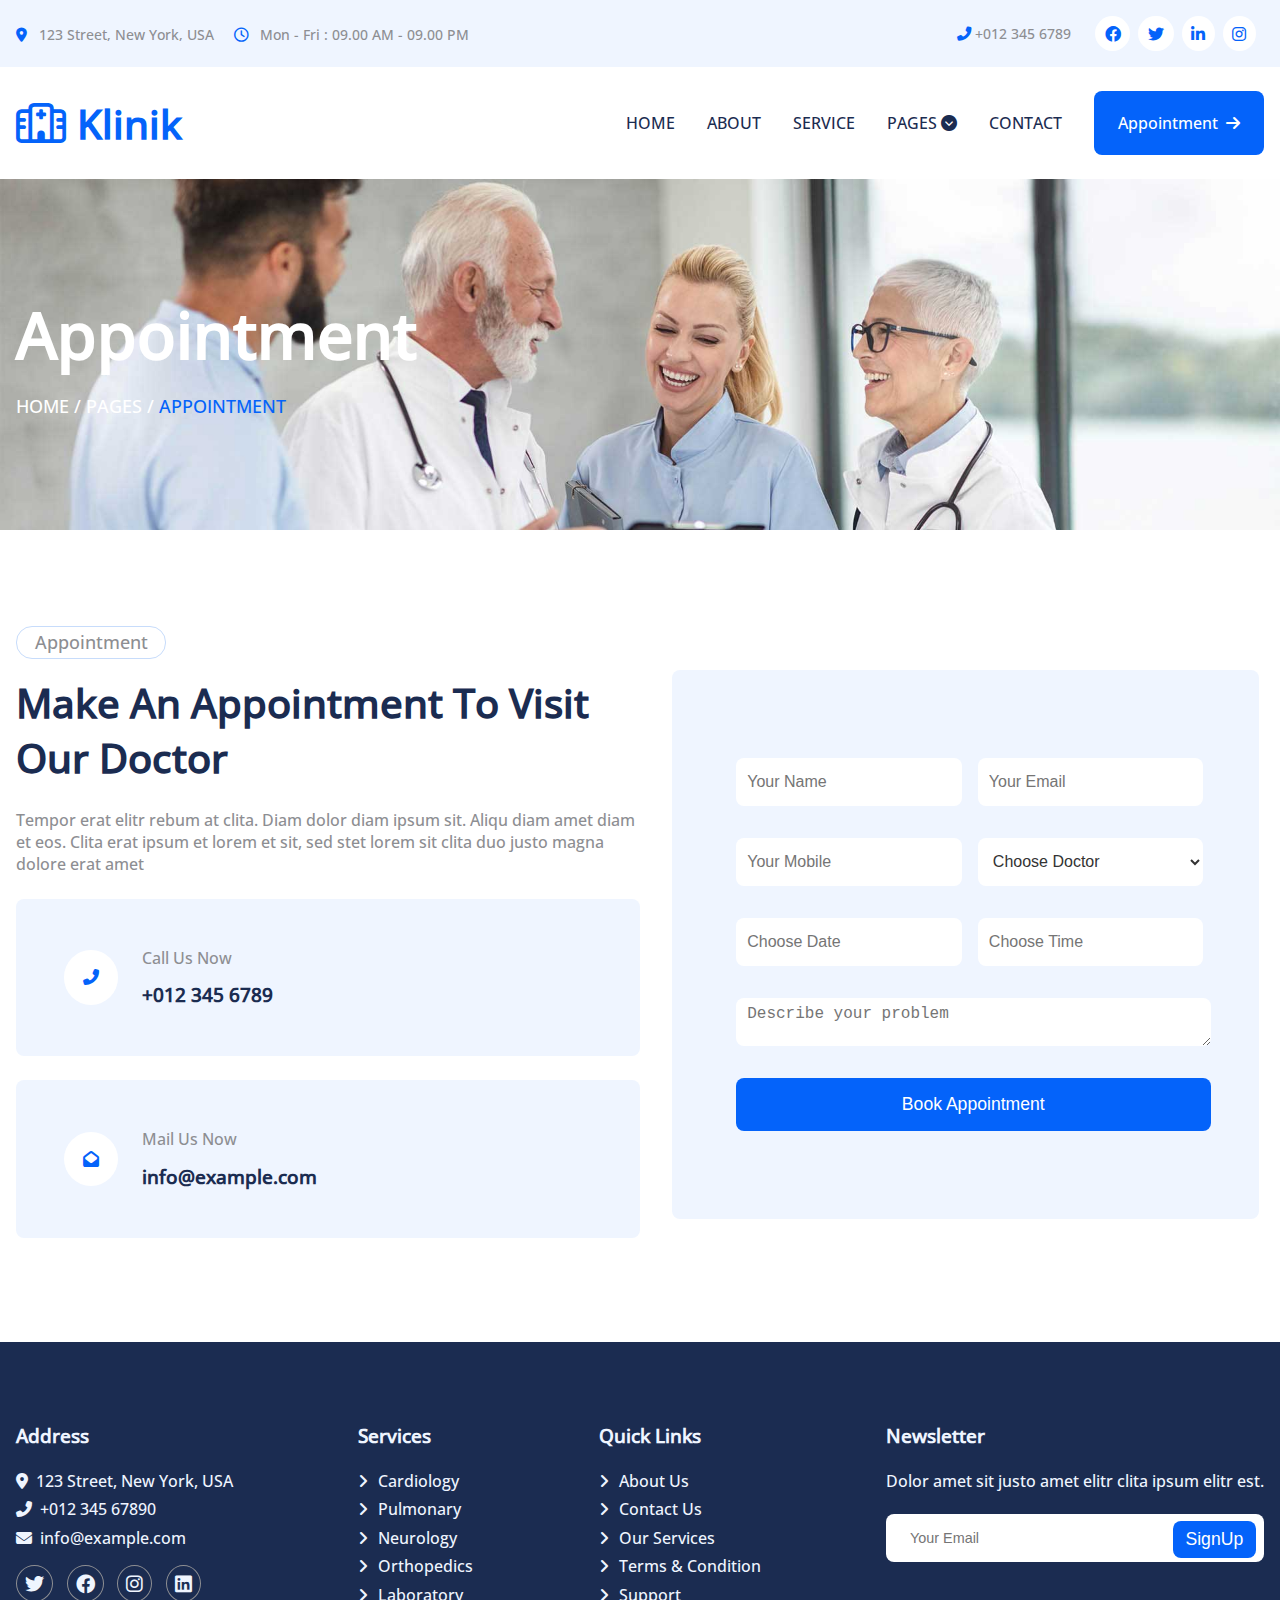
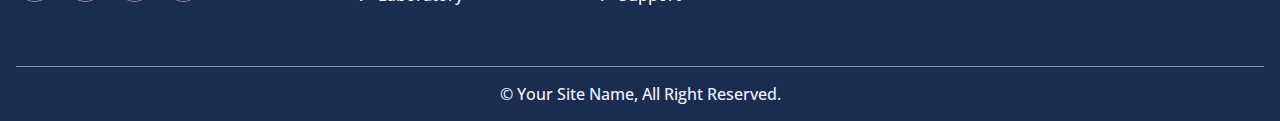
<file: pages/appointment.html>
<!DOCTYPE html>
<html lang="en">
<head>
    <meta charset="UTF-8">
    <meta http-equiv="X-UA-Compatible" content="IE=edge">
    <meta name="viewport" content="width=device-width, initial-scale=1.0">
    <link rel="shortcut icon" href="../img/favicon.ico"><!-- icon website-->
    <link rel="stylesheet" href="../css/fontawesome/css/all.min.css"><!-- FontAwesome Icon-->
    <link rel="stylesheet" href="../css/style.css"><!-- main style-->
    <link rel="stylesheet" href="../css/responsive.css"><!-- Responsive style-->
    <title>Appointment Clinic</title>
</head>
<body>
    



    <div id="overlay" class=""></div>
    
    <!-- 1=topNavbar-->
<header class="header-top">
   <section class="container">
 
    <nav class="nav-top">

       <div class="nav-top-left">

           <small class="nav-top-left__location">
               <i class="fa fa-map-marker-alt nav-top-left__icon"></i>
               123 Street, New York, USA
           </small>

           <small class="nav-top-left__clock">
               <i class="far fa-clock nav-top-left__icon"></i>
               Mon - Fri : 09.00 AM - 09.00 PM
           </small>

       </div>


       <div class="nav-top-right">
           
           <p class="nav-top-right-tell">
               <i class="fa fa-phone-alt nav-top-right__icon"></i>
               +012 345 6789
           </p>

           <ul class="social">
               <li class="social__item"><a href="#" class="social__link" title="facebook"> <i class="fa-brands fa-facebook social__icon"></i> </a></li>
               <li class="social__item"><a href="#" class="social__link" title="twitter"> <i class="fa-brands fa-twitter social__icon"></i> </a></li>
               <li class="social__item"><a href="#" class="social__link" title="linkedin"> <i class="fa-brands fa-linkedin-in social__icon"></i> </a></li>
               <li class="social__item"><a href="#" class="social__link" title="instagram"> <i class="fa-brands fa-instagram social__icon"></i> </a></li>
           </ul>

       </div>

   </nav><!-- nav-top -->
</section>
</header>



<!-- 2=mainNavbar -->
<header class="header-nav">
   <div class="container">

   <nav class="navbar">

           <a href="#" class="nav-brand">
               <i class="far fa-hospital nav-brand__icon"></i>
               <h2 class="nav-brand__title">Klinik</h2>
           </a>

           <ul class="menu">

               <li class="menu__item"><a class="menu__link" href="../index.html" title="Home">Home</a></li>
               <li class="menu__item"><a class="menu__link" href="about.html" title="About">About</a></li>
               <li class="menu__item menu__item-service"><a class="menu__link " href="services.html" title="Service">Service</a></li>
               <li class="menu__item menu__item-Appointment"><a class="menu__link menu__link-active" href="appointment.html" title="Appointment">Appointment</a></li>
               <li class="menu__item menu__item-drop">

                   <a class="menu__link menu__link-drop" href="#" title="Pages">Pages
                       <i class="fa-solid fa-circle-chevron-down"></i>               
                   
                   </a>

                   <ul class="dropDown-menu">

                       <li class="dropDown-menu__item "><a title="Feature" href="Feature.html" class="dropDown-menu__link ">Feature</a></li>
                       <li class="dropDown-menu__item "><a title="Our Doctor" href="doctor.html" class="dropDown-menu__link ">Our Doctor</a></li>
                       <li class="dropDown-menu__item dropDown-menu__item-active"><a title="Appointment" href="appointment.html" class="dropDown-menu__link dropDown-menu__link-active">Appointment</a></li>
                       <li class="dropDown-menu__item "><a title="Testimonial" href="testimonial.html" class="dropDown-menu__link ">Testimonial</a></li>
                   </ul>

               </li>

               <li class="menu__item"><a title="Contact" class="menu__link" href="contact.html">Contact</a></li>

               <a class="menu__btn" href="#" title="Appointment">
                   Appointment
                   <i class="fa fa-arrow-right menu__link-icon"></i>
               </a>

           </ul>

           <span class="navbar__btn"> <i class="fa fa-bars menu__icon"></i></span>

       </nav>

   </div>
</header>




<!-- 3=Doctors Header -->
<div class="appointment-header">
    <div class="container">

        <h1 class="appointment-header__title"> Appointment </h1>

        <span class="appointment-header__text"> HOME / PAGES / <span class="appointment-header__text-color">Appointment</span>  </span>

    </div>
</div>





    <!-- 4=Appointment -->
    <section class="Appointment">
        <div class="container">

            
            <div class="Appointment-content">


                <div class="Appointment-content-left">

                    <span class="Appointment-content-left__mark">Appointment</span>
                    <h2 class="Appointment-content-left__title">Make An Appointment To Visit Our Doctor</h2>
                    <p class="Appointment-content-left__text">Tempor erat elitr rebum at clita. Diam dolor diam ipsum sit. Aliqu diam 
                        amet diam et eos. Clita erat ipsum et lorem et sit, sed stet lorem sit clita 
                        duo justo magna dolore erat amet
                    </p>


                    <div class="Appointment-content-left-contact">
                        <div class="Appointment-content-left-contact-icon"><i class="fa fa-phone-alt Appointment-social__icon"></i></div>
                        <div class="Appointment-content-left-contact-desc">
                            <p class="Appointment-content-left-contact-desc__text">Call Us Now</p>
                            <h5 class="Appointment-content-left-contact-desc__title">+012 345 6789</h5>
                        </div>
                    </div>


                    <div class="Appointment-content-left-contact">
                        <div class="Appointment-content-left-contact-icon"><i class="fa fa-envelope-open Appointment-social__icon"></i></div>
                        <div class="Appointment-content-left-contact-desc">
                            <p class="Appointment-content-left-contact-desc__text">Mail Us Now</p>
                            <h5 class="Appointment-content-left-contact-desc__title">info@example.com</h5>
                        </div>
                    </div>


                </div>




                <div class="Appointment-content-right">

                    <form action="#" class="form">
                        <div class="form-row">

                            <div class="form-name form-input">
                                <input type="text" placeholder="Your Name" class="form__user-name form__input">
                            </div>

                            
                            <div class="form-email form-input">
                                <input type="email" placeholder="Your Email" class="form__email form__input">
                            </div>


                            <div class="form-mobile form-input">
                                <input type="text" placeholder="Your Mobile" class="form__mobile form__input">
                            </div>

                            
                            <div class="form-doctor form-input">
                                <select name="chose doctor" class="form_chose-doctor">

                                    <option value="1" class="form__chose-value" selected>Choose Doctor</option>
                                    <option value="2" class="form__chose-value">Doctor 1</option>
                                    <option value="3" class="form__chose-value">Doctor 2</option>
                                    <option value="4" class="form__chose-value">Doctor 3</option>

                                </select>

                            </div>


                            <div class="form-date form-input">
                                <input type="text" placeholder="Choose Date" class="form__date form__input" onfocusin="(this.type='date')" onfocusout="(this.type='text')">
                            </div>

                            <div class="form-time form-input">
                                <input type="text" placeholder="Choose Time"  class="form__time form__input" onfocusin="(this.type='time')" onfocusout="(this.type='text')">
                            </div>


                            <div class="form-comment form-input">
                                <textarea class="form__comment form__input" rows="5" placeholder="Describe your problem"></textarea>
                            </div>


                            <div class="form-btn form-input">
                                <button type="submit" class="form__submit">Book Appointment</button>
                            </div>


                        </div>
                    </form>

                </div>


            </div>


        </div>
    </section>




    <!-- 5=Footer -->
    <footer class="footer">
        <div class="container">


            <div class="footer-items">


                <div class="footer-item">
                    <h5 class="footer-item__title">Address</h5>
                    <p class="footer-item__text"><i class="fa fa-map-marker-alt footer__icon"></i>123 Street, New York, USA</p>
                    <p class="footer-item__text"><i class="fa fa-phone-alt footer__icon"></i>+012 345 67890 </p>
                    <p class="footer-item__text"><i class="fa fa-envelope footer__icon"></i>info@example.com</p>

                    <div class="footer-item-social">
                        <a href="" class="footer-item-social__link"><i class="fab fa-twitter footer__icon-social"></i></a>           
                        <a href="" class="footer-item-social__link"><i class="fab fa-facebook footer__icon-social"></i></a>           
                        <a href="" class="footer-item-social__link"><i class="fab fa-instagram footer__icon-social"></i></a>           
                        <a href="" class="footer-item-social__link"><i class="fab fa-linkedin footer__icon-social"></i></a>           
                    </div>
                    
                </div>



       
                <div class="footer-item">
                    <h5 class="footer-item__title">Services</h5>
                    <a href="" class="footer-item__link">Cardiology</a>
                    <a href="" class="footer-item__link">Pulmonary</a>
                    <a href="" class="footer-item__link">Neurology</a>
                    <a href="" class="footer-item__link">Orthopedics</a>
                    <a href="" class="footer-item__link">Laboratory</a>
                </div>



                <div class="footer-item">
                    <h5 class="footer-item__title">Quick Links</h5>
                    <a href="" class="footer-item__link">About Us</a>
                    <a href="" class="footer-item__link">Contact Us</a>
                    <a href="" class="footer-item__link">Our Services</a>
                    <a href="" class="footer-item__link">Terms &amp; Condition</a>
                    <a href="" class="footer-item__link">Support</a>
                </div>




                <div class="footer-item">
                    <h5 class="footer-item__title">Newsletter</h5>
                    <p class="footer-item__text">Dolor amet sit justo amet elitr clita ipsum elitr est.</p>
                    <div class="footer-item-email">
                        <input type="text" class="footer-item__input" placeholder="Your Email">
                        <button type="button" class="footer-item__btn">SignUp</button>
                    </div>
                </div>




            </div>

            <p class="footer__copyright">© Your Site Name, All Right Reserved. </p>

        </div>
    </footer>



    <script src="../script/app.js"></script>
</body>
</html>
</file>
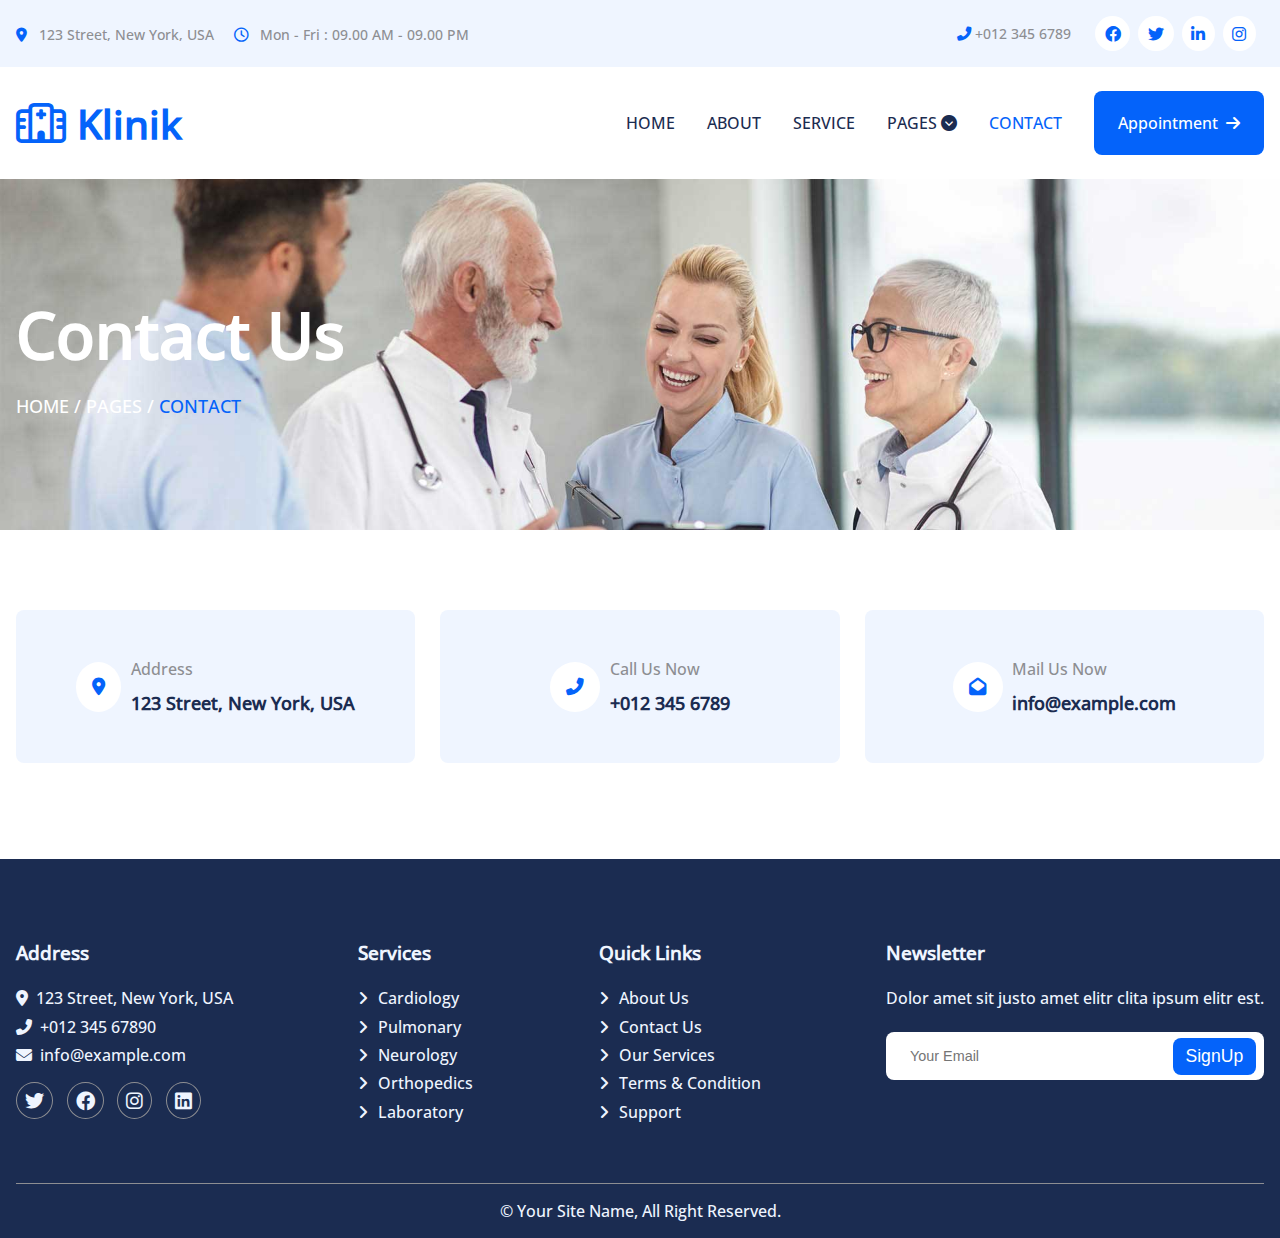
<file: pages/contact.html>
<!DOCTYPE html>
<html lang="en">
<head>
    <meta charset="UTF-8">
    <meta http-equiv="X-UA-Compatible" content="IE=edge">
    <meta name="viewport" content="width=device-width, initial-scale=1.0">
    <link rel="shortcut icon" href="../img/favicon.ico"><!-- icon website-->
    <link rel="stylesheet" href="../css/fontawesome/css/all.min.css"><!-- FontAwesome Icon-->
    <link rel="stylesheet" href="../css/style.css"><!-- main style-->
    <link rel="stylesheet" href="../css/responsive.css"><!-- Responsive Style-->
    <title>Contact Clinic</title>
</head>
<body>



    
<div id="overlay" class=""></div>
    
<!-- 1=topNavbar-->
<header class="header-top">
<section class="container">

<nav class="nav-top">

   <div class="nav-top-left">

       <small class="nav-top-left__location">
           <i class="fa fa-map-marker-alt nav-top-left__icon"></i>
           123 Street, New York, USA
       </small>

       <small class="nav-top-left__clock">
           <i class="far fa-clock nav-top-left__icon"></i>
           Mon - Fri : 09.00 AM - 09.00 PM
       </small>

   </div>


   <div class="nav-top-right">
       
       <p class="nav-top-right-tell">
           <i class="fa fa-phone-alt nav-top-right__icon"></i>
           +012 345 6789
       </p>

       <ul class="social">
           <li class="social__item"><a href="#" class="social__link" title="facebook"> <i class="fa-brands fa-facebook social__icon"></i> </a></li>
           <li class="social__item"><a href="#" class="social__link" title="twitter"> <i class="fa-brands fa-twitter social__icon"></i> </a></li>
           <li class="social__item"><a href="#" class="social__link" title="linkedin"> <i class="fa-brands fa-linkedin-in social__icon"></i> </a></li>
           <li class="social__item"><a href="#" class="social__link" title="instagram"> <i class="fa-brands fa-instagram social__icon"></i> </a></li>
       </ul>

   </div>

</nav><!-- nav-top -->
</section>
</header>


<!-- 2=mainNavbar -->
<header class="header-nav">
<div class="container">

<nav class="navbar">

       <a href="#" class="nav-brand">
           <i class="far fa-hospital nav-brand__icon"></i>
           <h2 class="nav-brand__title">Klinik</h2>
       </a>

       <ul class="menu">

           <li class="menu__item"><a class="menu__link" href="../index.html" title="Home">Home</a></li>
           <li class="menu__item"><a class="menu__link" href="about.html" title="About" >About</a></li>
           <li class="menu__item menu__item-service"><a class="menu__link " href="services.html" title="Service">Service</a></li>
           <li class="menu__item menu__item-Appointment"><a class="menu__link " href="services.html" title="Appointment">Appointment</a></li>
           <li class="menu__item menu__item-drop">
               <a class="menu__link menu__link-drop" href="#" title="Pages">Pages
                   <i class="fa-solid fa-circle-chevron-down"></i>               
               
               </a>
               <ul class="dropDown-menu">
                   <li class="dropDown-menu__item "><a title="Feature" href="Feature.html" class="dropDown-menu__link ">Feature</a></li>
                   <li class="dropDown-menu__item "><a title="Our Doctor" href="doctor.html" class="dropDown-menu__link ">Our Doctor</a></li>
                   <li class="dropDown-menu__item "><a title="Appointment" href="appointment.html" class="dropDown-menu__link ">Appointment</a></li>
                   <li class="dropDown-menu__item "><a title="Testimonial" href="testimonial.html" class="dropDown-menu__link ">Testimonial</a></li>
               </ul>

           </li>

           <li class="menu__item"><a title="Contact" class="menu__link menu__link-active" href="contact.html">Contact</a></li>

           <a class="menu__btn" href="#" title="Appointment">
               Appointment
               <i class="fa fa-arrow-right menu__link-icon"></i>
           </a>
       </ul>

       <span class="navbar__btn"> <i class="fa fa-bars menu__icon"></i></span>

   </nav>

</div>
</header>



<!-- 3=Contact Header -->
<div class="contact-header">
<div class="container">

    <h1 class="contact-header__title"> Contact Us </h1>

    <span class="contact-header__text"> HOME / PAGES / <span class="contact-header__text-color">Contact</span>  </span>

</div>
</div>




 <!-- 4=Contact Us -->
<section class="contact-content">
        <div class="container">

            <div class="contact-content-row">

                <div class="contact-content-item contact-content-item-one">
                    <div class="contact-content-item-icon"><i class="fa fa-map-marker-alt contact-social__icon"></i></div>
                    <div class="contact-content-item-desc">
                        <h5 class="contact-content-item-desc__title">Address</h5>
                        <p class="contact-content-item-desc__text">123 Street, New York, USA</p>
                    </div>
                </div>

                <div class="contact-content-item">
                    <div class="contact-content-item-icon"><i class="fa fa-phone-alt contact-social__icon"></i></div>
                    <div class="contact-content-item-desc">
                        <h5 class="contact-content-item-desc__title">Call Us Now</h5>
                        <p class="contact-content-item-desc__text">+012 345 6789</p>
                    </div>
                </div>

                <div class="contact-content-item">
                    <div class="contact-content-item-icon"><i class="fa fa-envelope-open contact-social__icon"></i></div>
                    <div class="contact-content-item-desc">
                        <h5 class="contact-content-item-desc__title">Mail Us Now</h5>
                        <p class="contact-content-item-desc__text">info@example.com</p>
                    </div>
                </div>

            </div>

        </div>
</section>




    <!-- 5=Footer -->
    <footer class="footer">
        <div class="container">

            <div class="footer-items">

                <div class="footer-item">
                    <h5 class="footer-item__title">Address</h5>
                    <p class="footer-item__text"><i class="fa fa-map-marker-alt footer__icon"></i>123 Street, New York, USA</p>
                    <p class="footer-item__text"><i class="fa fa-phone-alt footer__icon"></i>+012 345 67890 </p>
                    <p class="footer-item__text"><i class="fa fa-envelope footer__icon"></i>info@example.com</p>

                    <div class="footer-item-social">
                        <a href="" class="footer-item-social__link"><i class="fab fa-twitter footer__icon-social"></i></a>           
                        <a href="" class="footer-item-social__link"><i class="fab fa-facebook footer__icon-social"></i></a>           
                        <a href="" class="footer-item-social__link"><i class="fab fa-instagram footer__icon-social"></i></a>           
                        <a href="" class="footer-item-social__link"><i class="fab fa-linkedin footer__icon-social"></i></a>           
                    </div>
                    
                </div>

                <div class="footer-item">
                    <h5 class="footer-item__title">Services</h5>
                    <a href="" class="footer-item__link">Cardiology</a>
                    <a href="" class="footer-item__link">Pulmonary</a>
                    <a href="" class="footer-item__link">Neurology</a>
                    <a href="" class="footer-item__link">Orthopedics</a>
                    <a href="" class="footer-item__link">Laboratory</a>
                </div>

                <div class="footer-item">
                    <h5 class="footer-item__title">Quick Links</h5>
                    <a href="" class="footer-item__link">About Us</a>
                    <a href="" class="footer-item__link">Contact Us</a>
                    <a href="" class="footer-item__link">Our Services</a>
                    <a href="" class="footer-item__link">Terms &amp; Condition</a>
                    <a href="" class="footer-item__link">Support</a>
                </div>

                <div class="footer-item">
                    <h5 class="footer-item__title">Newsletter</h5>
                    <p class="footer-item__text">Dolor amet sit justo amet elitr clita ipsum elitr est.</p>
                    <div class="footer-item-email">
                        <input type="text" class="footer-item__input" placeholder="Your Email">
                        <button type="button" class="footer-item__btn">SignUp</button>
                    </div>
                </div>

            </div>

            <p class="footer__copyright">© Your Site Name, All Right Reserved. </p>

        </div>
    </footer>





    <script src="../script/app.js"></script>
</body>
</html>
</file>
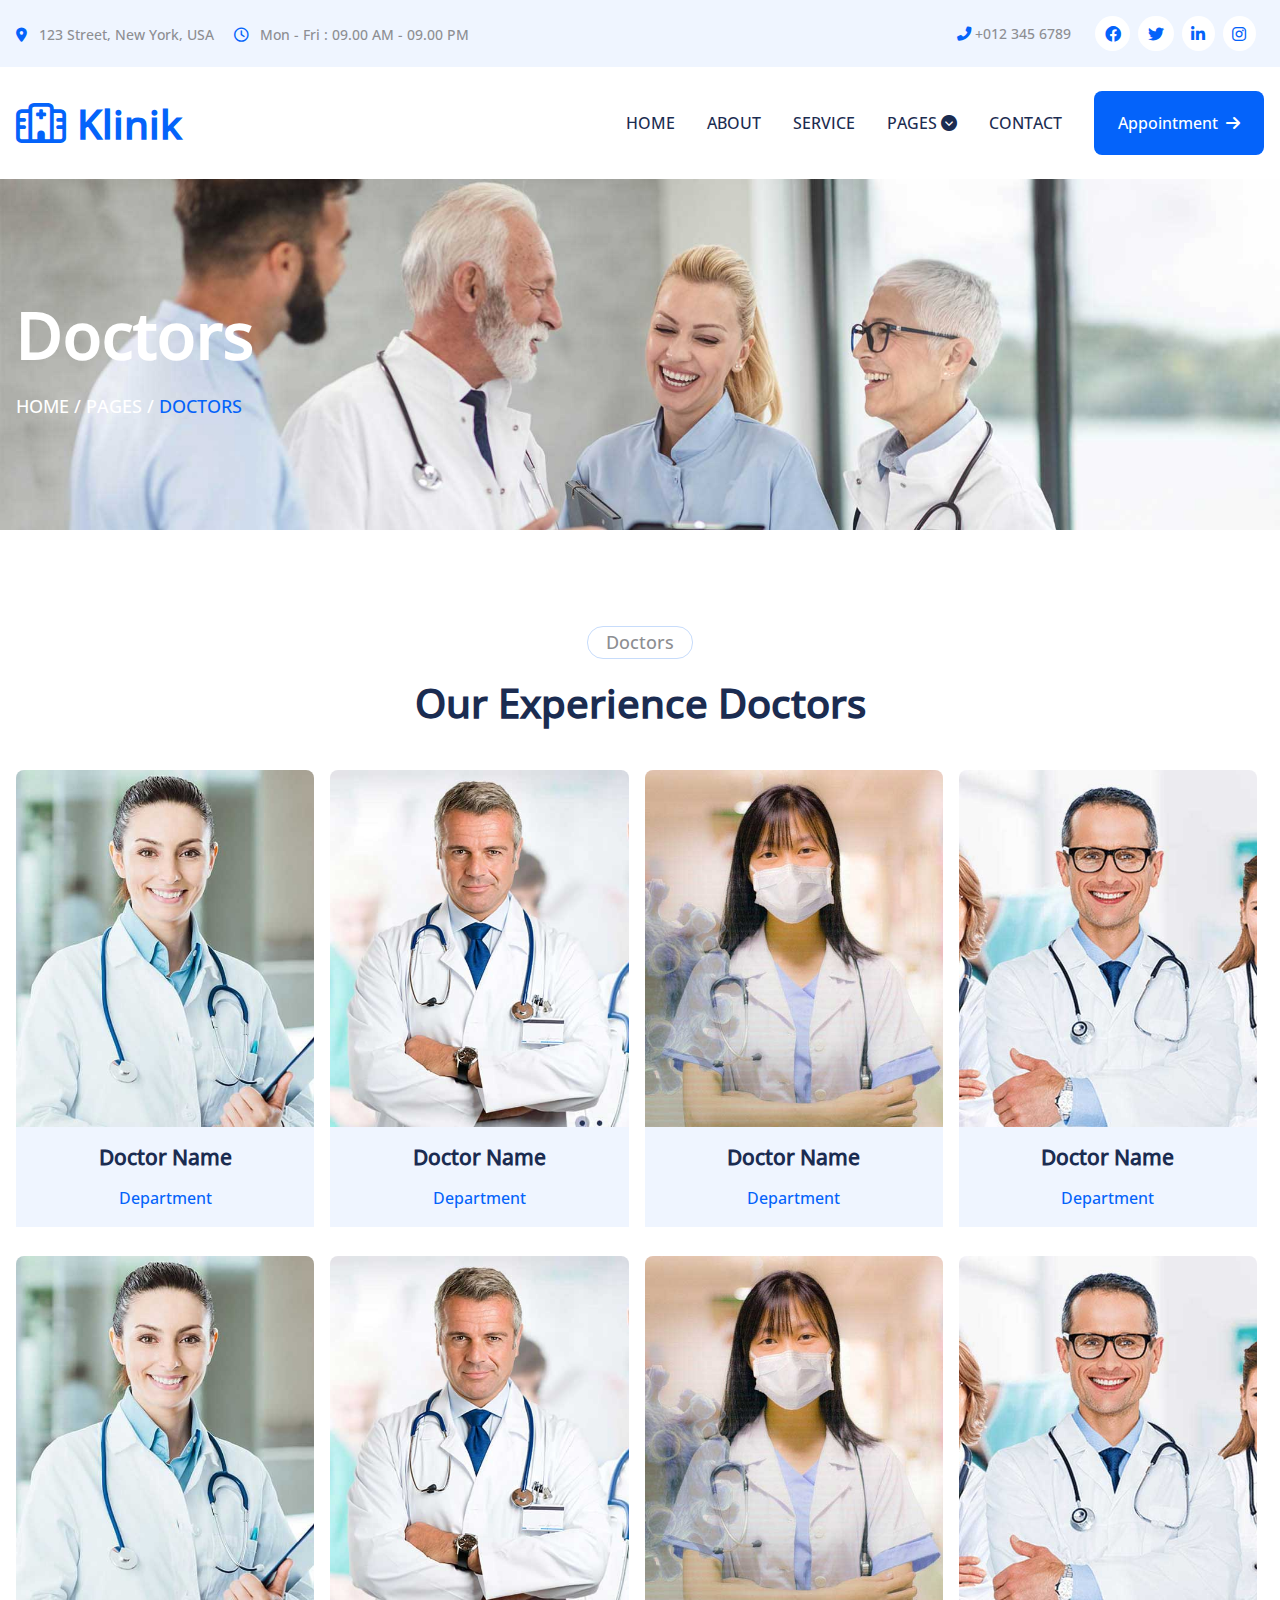
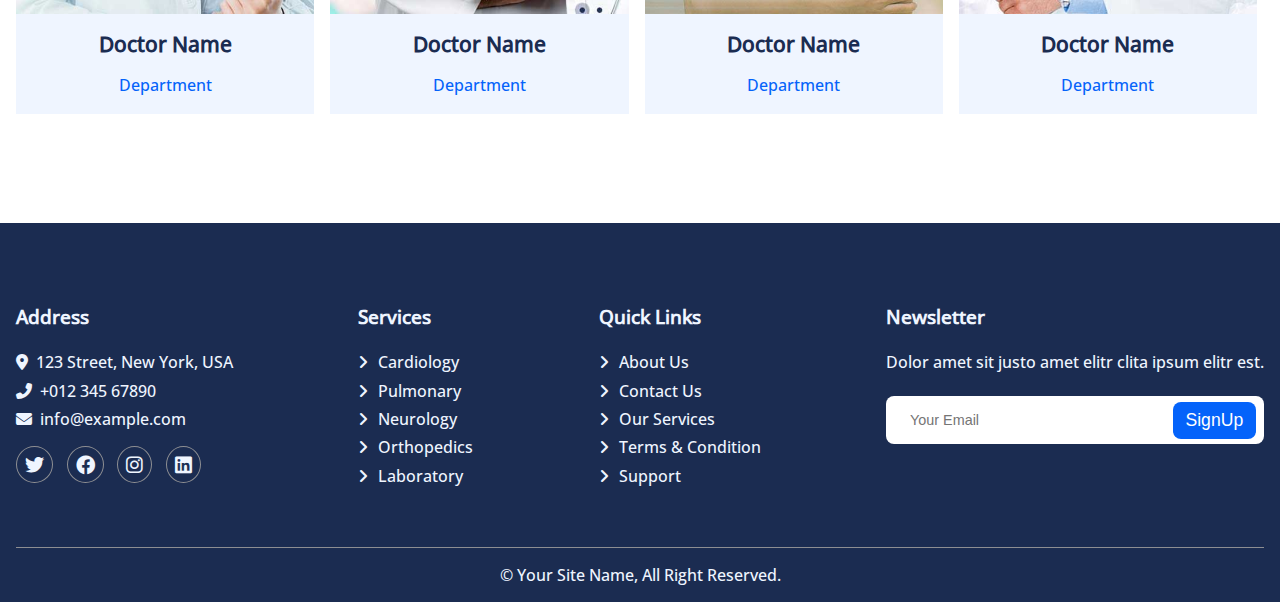
<file: pages/doctor.html>
<!DOCTYPE html>
<html lang="en">
<head>
    <meta charset="UTF-8">
    <meta http-equiv="X-UA-Compatible" content="IE=edge">
    <meta name="viewport" content="width=device-width, initial-scale=1.0">
    <link rel="shortcut icon" href="../img/favicon.ico"><!-- icon website-->
    <link rel="stylesheet" href="../css/fontawesome/css/all.min.css"><!-- FontAwesome Icon-->
    <link rel="stylesheet" href="../css/style.css"><!-- main styles-->
    <link rel="stylesheet" href="../css/responsive.css"><!-- Responsive Styles-->
    <title>Doctors Clinic</title>
</head>
<body>

<div id="overlay" class=""></div>
    
<!-- 1=topNavbar-->
<header class="header-top">
   <section class="container">
    <nav class="nav-top">
       <div class="nav-top-left">
           <small class="nav-top-left__location">
               <i class="fa fa-map-marker-alt nav-top-left__icon"></i>
               123 Street, New York, USA
           </small>
           <small class="nav-top-left__clock">
               <i class="far fa-clock nav-top-left__icon"></i>
               Mon - Fri : 09.00 AM - 09.00 PM
           </small>
       </div>


       <div class="nav-top-right">
           <p class="nav-top-right-tell">
               <i class="fa fa-phone-alt nav-top-right__icon"></i>
               +012 345 6789
           </p>
           <ul class="social">
               <li class="social__item"><a href="#" class="social__link" title="facebook"> <i class="fa-brands fa-facebook social__icon"></i> </a></li>
               <li class="social__item"><a href="#" class="social__link" title="twitter"> <i class="fa-brands fa-twitter social__icon"></i> </a></li>
               <li class="social__item"><a href="#" class="social__link" title="linkedin"> <i class="fa-brands fa-linkedin-in social__icon"></i> </a></li>
               <li class="social__item"><a href="#" class="social__link" title="instagram"> <i class="fa-brands fa-instagram social__icon"></i> </a></li>
           </ul>

       </div>

   </nav><!-- nav-top -->
</section>
</header>


<!-- 2=mainNavbar -->
<header class="header-nav">
   <div class="container">
   <nav class="navbar">
           <a href="#" class="nav-brand">
               <i class="far fa-hospital nav-brand__icon"></i>
               <h2 class="nav-brand__title">Klinik</h2>
           </a>
           <ul class="menu">
               <li class="menu__item"><a class="menu__link " href="../index.html" title="Home">Home</a></li>
               <li class="menu__item"><a class="menu__link" href="about.html" title="About">About</a></li>
               <li class="menu__item menu__item-service"><a class="menu__link " href="services.html" title="Service">Service</a></li>
               <li class="menu__item menu__item-Appointment"><a class="menu__link " href="appointment.html" title="Appointment">Appointment</a></li>
               <li class="menu__item menu__item-drop">
                   <a class="menu__link menu__link-drop" href="#" title="Pages">Pages
                       <i class="fa-solid fa-circle-chevron-down"></i>               
                   </a>
                   <ul class="dropDown-menu">
                       <li class="dropDown-menu__item "><a title="Feature" href="Feature.html" class="dropDown-menu__link ">Feature</a></li>
                       <li class="dropDown-menu__item dropDown-menu__item-active"><a title="Our Doctor" href="doctor.html" class="dropDown-menu__link dropDown-menu__link-active">Our Doctor</a></li>
                       <li class="dropDown-menu__item "><a title="Appointment" href="appointment.html" class="dropDown-menu__link ">Appointment</a></li>
                       <li class="dropDown-menu__item "><a title="Testimonial" href="testimonial.html" class="dropDown-menu__link ">Testimonial</a></li>
                   </ul>
               </li>
               <li class="menu__item"><a title="Contact" class="menu__link" href="contact.html">Contact</a></li>
               <a class="menu__btn" href="#" title="Appointment">
                   Appointment
                   <i class="fa fa-arrow-right menu__link-icon"></i>
               </a>
           </ul>
           <span class="navbar__btn"> <i class="fa fa-bars menu__icon"></i></span>
       </nav>
   </div>
</header>


<!-- 3=Doctors Header -->
<div class="doctor-header">
    <div class="container">
        <h1 class="doctor-header__title"> Doctors </h1>
        <span class="doctor-header__text"> HOME / PAGES / <span class="doctor-header__text-color">Doctors</span>  </span>
    </div>
</div>


<!-- 4=Doctors -->
<section class="doctors">
        <div class="container">
            <div class="doctors-description">
                <span class="doctors-description__mark">Doctors</span>
                <h2 class="doctors-description__title">Our Experience Doctors</h2>
            </div>
            <section class="doctors-teams">
                <div class="doctors-teams-item">
                    <div class="doctors-teams-item-image">
                        <img src="../img/team-1.jpg" alt="Team Image" class="doctors-teams-item-image__pic">
                    </div>
                    <div class="doctors-teams-item-description">
                        <h5 class="doctors-teams-item-description__title">Doctor Name</h5>
                        <p class="doctors-teams-item-description__text">Department</p>
                        <div class="doctors-teams-item-social">
                            <a href="#" class="doctors-teams-item-social__item"><i class="fa-brands fa-facebook doctors-social__icon"></i></a>
                            <a href="#" class="doctors-teams-item-social__item"><i class="fa-brands fa-twitter doctors-social__icon"></i></a>
                            <a href="#" class="doctors-teams-item-social__item"><i class="fa-brands fa-instagram doctors-social__icon"></i></a>
                        </div>
                    </div>
                </div>
                <div class="doctors-teams-item">
                    <div class="doctors-teams-item-image">
                        <img src="../img/team-2.jpg" alt="Team Image" class="doctors-teams-item-image__pic">
                    </div>
                    <div class="doctors-teams-item-description">
                        <h5 class="doctors-teams-item-description__title">Doctor Name</h5>
                        <p class="doctors-teams-item-description__text">Department</p>
                        <div class="doctors-teams-item-social">
                            <a href="#" class="doctors-teams-item-social__item"><i class="fa-brands fa-facebook doctors-social__icon"></i></a>
                            <a href="#" class="doctors-teams-item-social__item"><i class="fa-brands fa-twitter doctors-social__icon"></i></a>
                            <a href="#" class="doctors-teams-item-social__item"><i class="fa-brands fa-instagram doctors-social__icon"></i></a>
                        </div>
                    </div>
                </div>
                <div class="doctors-teams-item">
                    <div class="doctors-teams-item-image">
                        <img src="../img/team-3.jpg" alt="Team Image" class="doctors-teams-item-image__pic">
                    </div>
                    <div class="doctors-teams-item-description">
                        <h5 class="doctors-teams-item-description__title">Doctor Name</h5>
                        <p class="doctors-teams-item-description__text">Department</p>
                        <div class="doctors-teams-item-social">
                            <a href="#" class="doctors-teams-item-social__item"><i class="fa-brands fa-facebook doctors-social__icon"></i></a>
                            <a href="#" class="doctors-teams-item-social__item"><i class="fa-brands fa-twitter doctors-social__icon"></i></a>
                            <a href="#" class="doctors-teams-item-social__item"><i class="fa-brands fa-instagram doctors-social__icon"></i></a>
                        </div>
                    </div>
                </div>
                <div class="doctors-teams-item">
                    <div class="doctors-teams-item-image">
                        <img src="../img/team-4.jpg" alt="Team Image" class="doctors-teams-item-image__pic">
                    </div>
                    <div class="doctors-teams-item-description">
                        <h5 class="doctors-teams-item-description__title">Doctor Name</h5>
                        <p class="doctors-teams-item-description__text">Department</p>
                        <div class="doctors-teams-item-social">
                            <a href="#" class="doctors-teams-item-social__item"><i class="fa-brands fa-facebook doctors-social__icon"></i></a>
                            <a href="#" class="doctors-teams-item-social__item"><i class="fa-brands fa-twitter doctors-social__icon"></i></a>
                            <a href="#" class="doctors-teams-item-social__item"><i class="fa-brands fa-instagram doctors-social__icon"></i></a>
                        </div>
                    </div>
                </div>
                <div class="doctors-teams-item">
                    <div class="doctors-teams-item-image">
                        <img src="../img/team-1.jpg" alt="Team Image" class="doctors-teams-item-image__pic">
                    </div>
                    <div class="doctors-teams-item-description">
                        <h5 class="doctors-teams-item-description__title">Doctor Name</h5>
                        <p class="doctors-teams-item-description__text">Department</p>
                        <div class="doctors-teams-item-social">
                            <a href="#" class="doctors-teams-item-social__item"><i class="fa-brands fa-facebook doctors-social__icon"></i></a>
                            <a href="#" class="doctors-teams-item-social__item"><i class="fa-brands fa-twitter doctors-social__icon"></i></a>
                            <a href="#" class="doctors-teams-item-social__item"><i class="fa-brands fa-instagram doctors-social__icon"></i></a>
                        </div>
                    </div>
                </div>
                <div class="doctors-teams-item">
                    <div class="doctors-teams-item-image">
                        <img src="../img/team-2.jpg" alt="Team Image" class="doctors-teams-item-image__pic">
                    </div>
                    <div class="doctors-teams-item-description">
                        <h5 class="doctors-teams-item-description__title">Doctor Name</h5>
                        <p class="doctors-teams-item-description__text">Department</p>
                        <div class="doctors-teams-item-social">
                            <a href="#" class="doctors-teams-item-social__item"><i class="fa-brands fa-facebook doctors-social__icon"></i></a>
                            <a href="#" class="doctors-teams-item-social__item"><i class="fa-brands fa-twitter doctors-social__icon"></i></a>
                            <a href="#" class="doctors-teams-item-social__item"><i class="fa-brands fa-instagram doctors-social__icon"></i></a>
                        </div>
                    </div>
                </div>
                <div class="doctors-teams-item">
                    <div class="doctors-teams-item-image">
                        <img src="../img/team-3.jpg" alt="Team Image" class="doctors-teams-item-image__pic">
                    </div>
                    <div class="doctors-teams-item-description">
                        <h5 class="doctors-teams-item-description__title">Doctor Name</h5>
                        <p class="doctors-teams-item-description__text">Department</p>
                        <div class="doctors-teams-item-social">
                            <a href="#" class="doctors-teams-item-social__item"><i class="fa-brands fa-facebook doctors-social__icon"></i></a>
                            <a href="#" class="doctors-teams-item-social__item"><i class="fa-brands fa-twitter doctors-social__icon"></i></a>
                            <a href="#" class="doctors-teams-item-social__item"><i class="fa-brands fa-instagram doctors-social__icon"></i></a>
                        </div>
                    </div>
                </div>
                <div class="doctors-teams-item">
                    <div class="doctors-teams-item-image">
                        <img src="../img/team-4.jpg" alt="Team Image" class="doctors-teams-item-image__pic">
                    </div>
                    <div class="doctors-teams-item-description">
                        <h5 class="doctors-teams-item-description__title">Doctor Name</h5>
                        <p class="doctors-teams-item-description__text">Department</p>
                        <div class="doctors-teams-item-social">
                            <a href="#" class="doctors-teams-item-social__item"><i class="fa-brands fa-facebook doctors-social__icon"></i></a>
                            <a href="#" class="doctors-teams-item-social__item"><i class="fa-brands fa-twitter doctors-social__icon"></i></a>
                            <a href="#" class="doctors-teams-item-social__item"><i class="fa-brands fa-instagram doctors-social__icon"></i></a>
                        </div>
                    </div>
                </div>

            </section>


        </div>
</section>


<!-- 5=Footer -->
<footer class="footer">
        <div class="container">
            <div class="footer-items">
                <div class="footer-item">
                    <h5 class="footer-item__title">Address</h5>
                    <p class="footer-item__text"><i class="fa fa-map-marker-alt footer__icon"></i>123 Street, New York, USA</p>
                    <p class="footer-item__text"><i class="fa fa-phone-alt footer__icon"></i>+012 345 67890 </p>
                    <p class="footer-item__text"><i class="fa fa-envelope footer__icon"></i>info@example.com</p>
                    <div class="footer-item-social">
                        <a href="" class="footer-item-social__link"><i class="fab fa-twitter footer__icon-social"></i></a>           
                        <a href="" class="footer-item-social__link"><i class="fab fa-facebook footer__icon-social"></i></a>           
                        <a href="" class="footer-item-social__link"><i class="fab fa-instagram footer__icon-social"></i></a>           
                        <a href="" class="footer-item-social__link"><i class="fab fa-linkedin footer__icon-social"></i></a>           
                    </div>
                </div>
                <div class="footer-item">
                    <h5 class="footer-item__title">Services</h5>
                    <a href="" class="footer-item__link">Cardiology</a>
                    <a href="" class="footer-item__link">Pulmonary</a>
                    <a href="" class="footer-item__link">Neurology</a>
                    <a href="" class="footer-item__link">Orthopedics</a>
                    <a href="" class="footer-item__link">Laboratory</a>
                </div>
                <div class="footer-item">
                    <h5 class="footer-item__title">Quick Links</h5>
                    <a href="" class="footer-item__link">About Us</a>
                    <a href="" class="footer-item__link">Contact Us</a>
                    <a href="" class="footer-item__link">Our Services</a>
                    <a href="" class="footer-item__link">Terms &amp; Condition</a>
                    <a href="" class="footer-item__link">Support</a>
                </div>
                <div class="footer-item">
                    <h5 class="footer-item__title">Newsletter</h5>
                    <p class="footer-item__text">Dolor amet sit justo amet elitr clita ipsum elitr est.</p>
                    <div class="footer-item-email">
                        <input type="text" class="footer-item__input" placeholder="Your Email">
                        <button type="button" class="footer-item__btn">SignUp</button>
                    </div>
                </div>
            </div>
            <p class="footer__copyright">© Your Site Name, All Right Reserved. </p>
        </div>
</footer>




<script src="../script/app.js"></script>
</body>
</html>
</file>
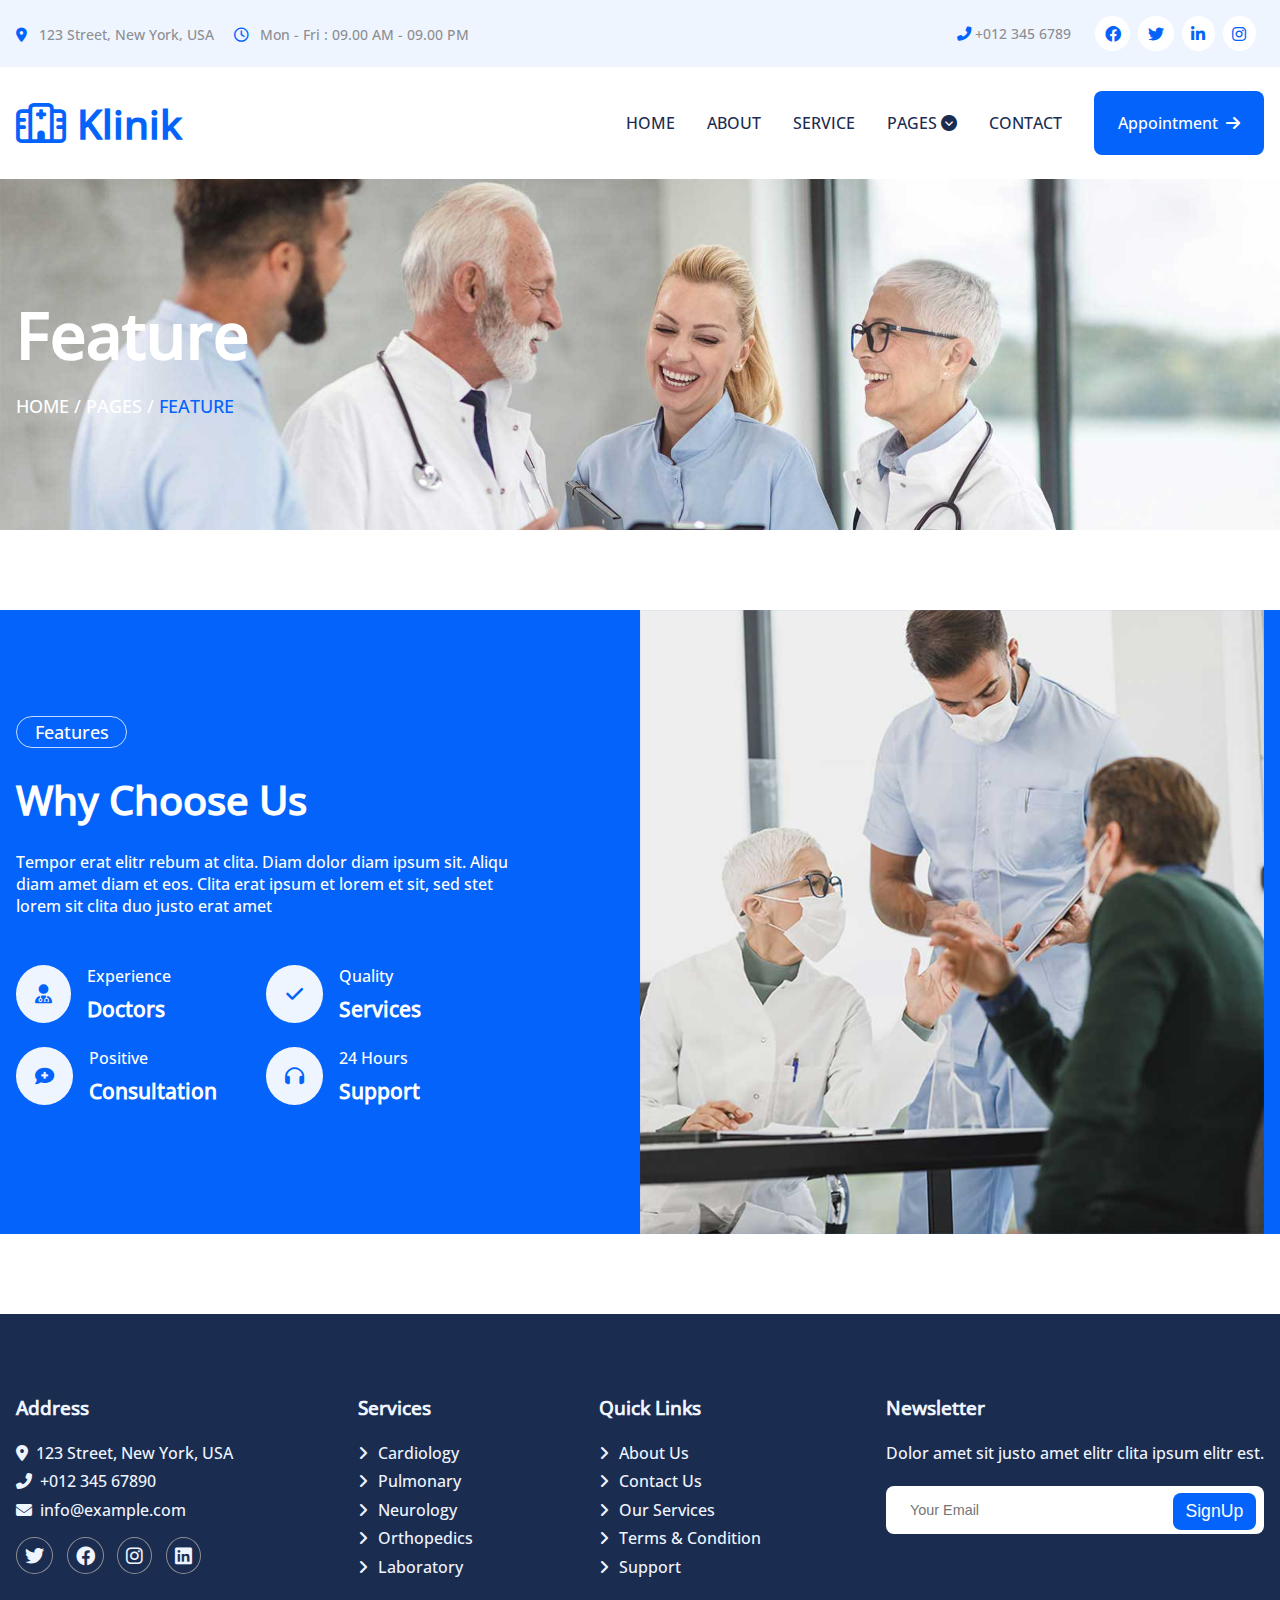
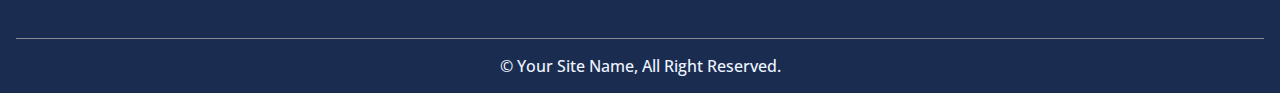
<file: pages/Feature.html>
<!DOCTYPE html>
<html lang="en">
<head>
    <meta charset="UTF-8">
    <meta http-equiv="X-UA-Compatible" content="IE=edge">
    <meta name="viewport" content="width=device-width, initial-scale=1.0">
    <link rel="shortcut icon" href="../img/favicon.ico"><!-- icon website-->
    <link rel="stylesheet" href="../css/fontawesome/css/all.min.css"><!-- FontAwesome Icon-->
    <link rel="stylesheet" href="../css/style.css"><!-- main Style-->
    <link rel="stylesheet" href="../css/responsive.css"><!-- Responsive style-->
    <title>Feature Clinic</title>
</head>
<body>


    <div id="overlay" class=""></div>
    
    <!-- 1=topNavbar-->
<header class="header-top">
   <section class="container">
 
    <nav class="nav-top">

       <div class="nav-top-left">

           <small class="nav-top-left__location">
               <i class="fa fa-map-marker-alt nav-top-left__icon"></i>
               123 Street, New York, USA
           </small>

           <small class="nav-top-left__clock">
               <i class="far fa-clock nav-top-left__icon"></i>
               Mon - Fri : 09.00 AM - 09.00 PM
           </small>

       </div>

       <div class="nav-top-right">
           
           <p class="nav-top-right-tell">
               <i class="fa fa-phone-alt nav-top-right__icon"></i>
               +012 345 6789
           </p>

           <ul class="social">
               <li class="social__item"><a href="#" class="social__link" title="facebook"> <i class="fa-brands fa-facebook social__icon"></i> </a></li>
               <li class="social__item"><a href="#" class="social__link" title="twitter"> <i class="fa-brands fa-twitter social__icon"></i> </a></li>
               <li class="social__item"><a href="#" class="social__link" title="linkedin"> <i class="fa-brands fa-linkedin-in social__icon"></i> </a></li>
               <li class="social__item"><a href="#" class="social__link" title="instagram"> <i class="fa-brands fa-instagram social__icon"></i> </a></li>
           </ul>

       </div>

   </nav><!-- nav-top -->
</section>
</header>



<!-- 2=mainNavbar -->
<header class="header-nav">
   <div class="container">

   <nav class="navbar">

           <a href="#" class="nav-brand">
               <i class="far fa-hospital nav-brand__icon"></i>
               <h2 class="nav-brand__title">Klinik</h2>
           </a>

           <ul class="menu">

               <li class="menu__item"><a class="menu__link " href="../index.html" title="Home">Home</a></li>
               <li class="menu__item"><a class="menu__link" href="about.html" title="About">About</a></li>
               <li class="menu__item menu__item-service"><a class="menu__link " href="services.html" title="Service">Service</a></li>
               <li class="menu__item menu__item-Appointment"><a class="menu__link " href="appointment.html" title="Appointment">Appointment</a></li>
               <li class="menu__item menu__item-drop">

                   <a class="menu__link menu__link-drop" href="#" title="Pages">Pages
                       <i class="fa-solid fa-circle-chevron-down"></i>               
                   </a>

                   <ul class="dropDown-menu">
                       <li class="dropDown-menu__item dropDown-menu__item-active"><a title="Feature" href="Feature.html" class="dropDown-menu__link dropDown-menu__link-active">Feature</a></li>
                       <li class="dropDown-menu__item "><a title="Our Doctor" href="doctor.html" class="dropDown-menu__link ">Our Doctor</a></li>
                       <li class="dropDown-menu__item "><a title="Appointment" href="appointment.html" class="dropDown-menu__link ">Appointment</a></li>
                       <li class="dropDown-menu__item "><a title="Testimonial" href="testimonial.html" class="dropDown-menu__link ">Testimonial</a></li>
                   </ul>

               </li>

               <li class="menu__item"><a title="Contact" class="menu__link" href="contact.html">Contact</a></li>

               <a class="menu__btn" href="#" title="Appointment">
                   Appointment
                   <i class="fa fa-arrow-right menu__link-icon"></i>
               </a>

           </ul>

           <span class="navbar__btn"> <i class="fa fa-bars menu__icon"></i></span>

       </nav>

   </div>
</header>




<!-- 3=Feature Header -->
<div class="feature-header">
    <div class="container">

        <h1 class="feature-header__title"> Feature </h1>

        <span class="feature-header__text"> HOME / PAGES / <span class="feature-header__text-color">Feature</span>  </span>

    </div>
</div>

    
        <!-- 4=Features -->
        <section class="features">
            <div class="container">
    
                <div class="features-content">
    
                    <div class="features-content-left">
    
                        <span class="features-content-left__mark">Features</span>
                        <h2 class="features-content-left__title">Why Choose Us</h2>
                        <p class="features-content-left__text">Tempor erat elitr rebum at clita. Diam dolor diam 
                            ipsum sit. Aliqu diam amet diam et eos. Clita erat ipsum et lorem et sit, sed stet
                             lorem sit clita duo justo erat amet
                            </p>
    
                            <section class="features-content-icon-items">
    
    
                            <div class="features-content-icons">
                                <div class="features-content-icons-icon">
                                    <i class="fa fa-user-md features__icon"></i>
                                </div>
    
                                <div class="features-content-icons-desc">
                                    <p class="features-content-icons-desc__text">Experience</p>
                                    <h5 class="features-content-icons-desc__title">Doctors</h5>
                                </div>
    
                            </div>
    
                            <div class="features-content-icons">
                                <div class="features-content-icons-icon">
                                    <i class="fa fa-check features__icon"></i>
                                </div>
    
                                <div class="features-content-icons-desc">
                                    <p class="features-content-icons-desc__text">Quality</p>
                                    <h5 class="features-content-icons-desc__title">Services</h5>
                                </div>
    
                            </div>
    
                            <div class="features-content-icons">
                                <div class="features-content-icons-icon">
                                    <i class="fa fa-comment-medical features__icon"></i>
                                </div>
    
                                <div class="features-content-icons-desc">
                                    <p class="features-content-icons-desc__text">Positive</p>
                                    <h5 class="features-content-icons-desc__title">Consultation</h5>
                                </div>
    
                            </div>

                            <div class="features-content-icons">
    
                                <div class="features-content-icons-icon">
                                    <i class="fa fa-headphones features__icon"></i>
                                </div>
    
                                <div class="features-content-icons-desc">
                                    <p class="features-content-icons-desc__text">24 Hours</p>
                                    <h5 class="features-content-icons-desc__title">Support</h5>
                                </div>
    
                            </div>
    
                        </section>
    
    
                    </div>
    
                    <div class="features-content-right">
                        <img src="../img/feature.png" alt="Features Image" class="features-content-right__image">
                    </div>
    
    
                </div>
    
            </div>
        </section>






    <!-- 5=Footer -->
    <footer class="footer">
        <div class="container">


            <div class="footer-items">


                <div class="footer-item">
                    <h5 class="footer-item__title">Address</h5>
                    <p class="footer-item__text"><i class="fa fa-map-marker-alt footer__icon"></i>123 Street, New York, USA</p>
                    <p class="footer-item__text"><i class="fa fa-phone-alt footer__icon"></i>+012 345 67890 </p>
                    <p class="footer-item__text"><i class="fa fa-envelope footer__icon"></i>info@example.com</p>

                    <div class="footer-item-social">
                        <a href="" class="footer-item-social__link"><i class="fab fa-twitter footer__icon-social"></i></a>           
                        <a href="" class="footer-item-social__link"><i class="fab fa-facebook footer__icon-social"></i></a>           
                        <a href="" class="footer-item-social__link"><i class="fab fa-instagram footer__icon-social"></i></a>           
                        <a href="" class="footer-item-social__link"><i class="fab fa-linkedin footer__icon-social"></i></a>           
                    </div>
                    
                </div>

                <div class="footer-item">
                    <h5 class="footer-item__title">Services</h5>
                    <a href="" class="footer-item__link">Cardiology</a>
                    <a href="" class="footer-item__link">Pulmonary</a>
                    <a href="" class="footer-item__link">Neurology</a>
                    <a href="" class="footer-item__link">Orthopedics</a>
                    <a href="" class="footer-item__link">Laboratory</a>
                </div>

                <div class="footer-item">
                    <h5 class="footer-item__title">Quick Links</h5>
                    <a href="" class="footer-item__link">About Us</a>
                    <a href="" class="footer-item__link">Contact Us</a>
                    <a href="" class="footer-item__link">Our Services</a>
                    <a href="" class="footer-item__link">Terms &amp; Condition</a>
                    <a href="" class="footer-item__link">Support</a>
                </div>

                <div class="footer-item">
                    <h5 class="footer-item__title">Newsletter</h5>
                    <p class="footer-item__text">Dolor amet sit justo amet elitr clita ipsum elitr est.</p>
                    <div class="footer-item-email">
                        <input type="text" class="footer-item__input" placeholder="Your Email">
                        <button type="button" class="footer-item__btn">SignUp</button>
                    </div>
                </div>

            </div>

            <p class="footer__copyright">© Your Site Name, All Right Reserved. </p>

        </div>
    </footer>



    <script src="../script/app.js"></script>
</body>
</html>
</file>
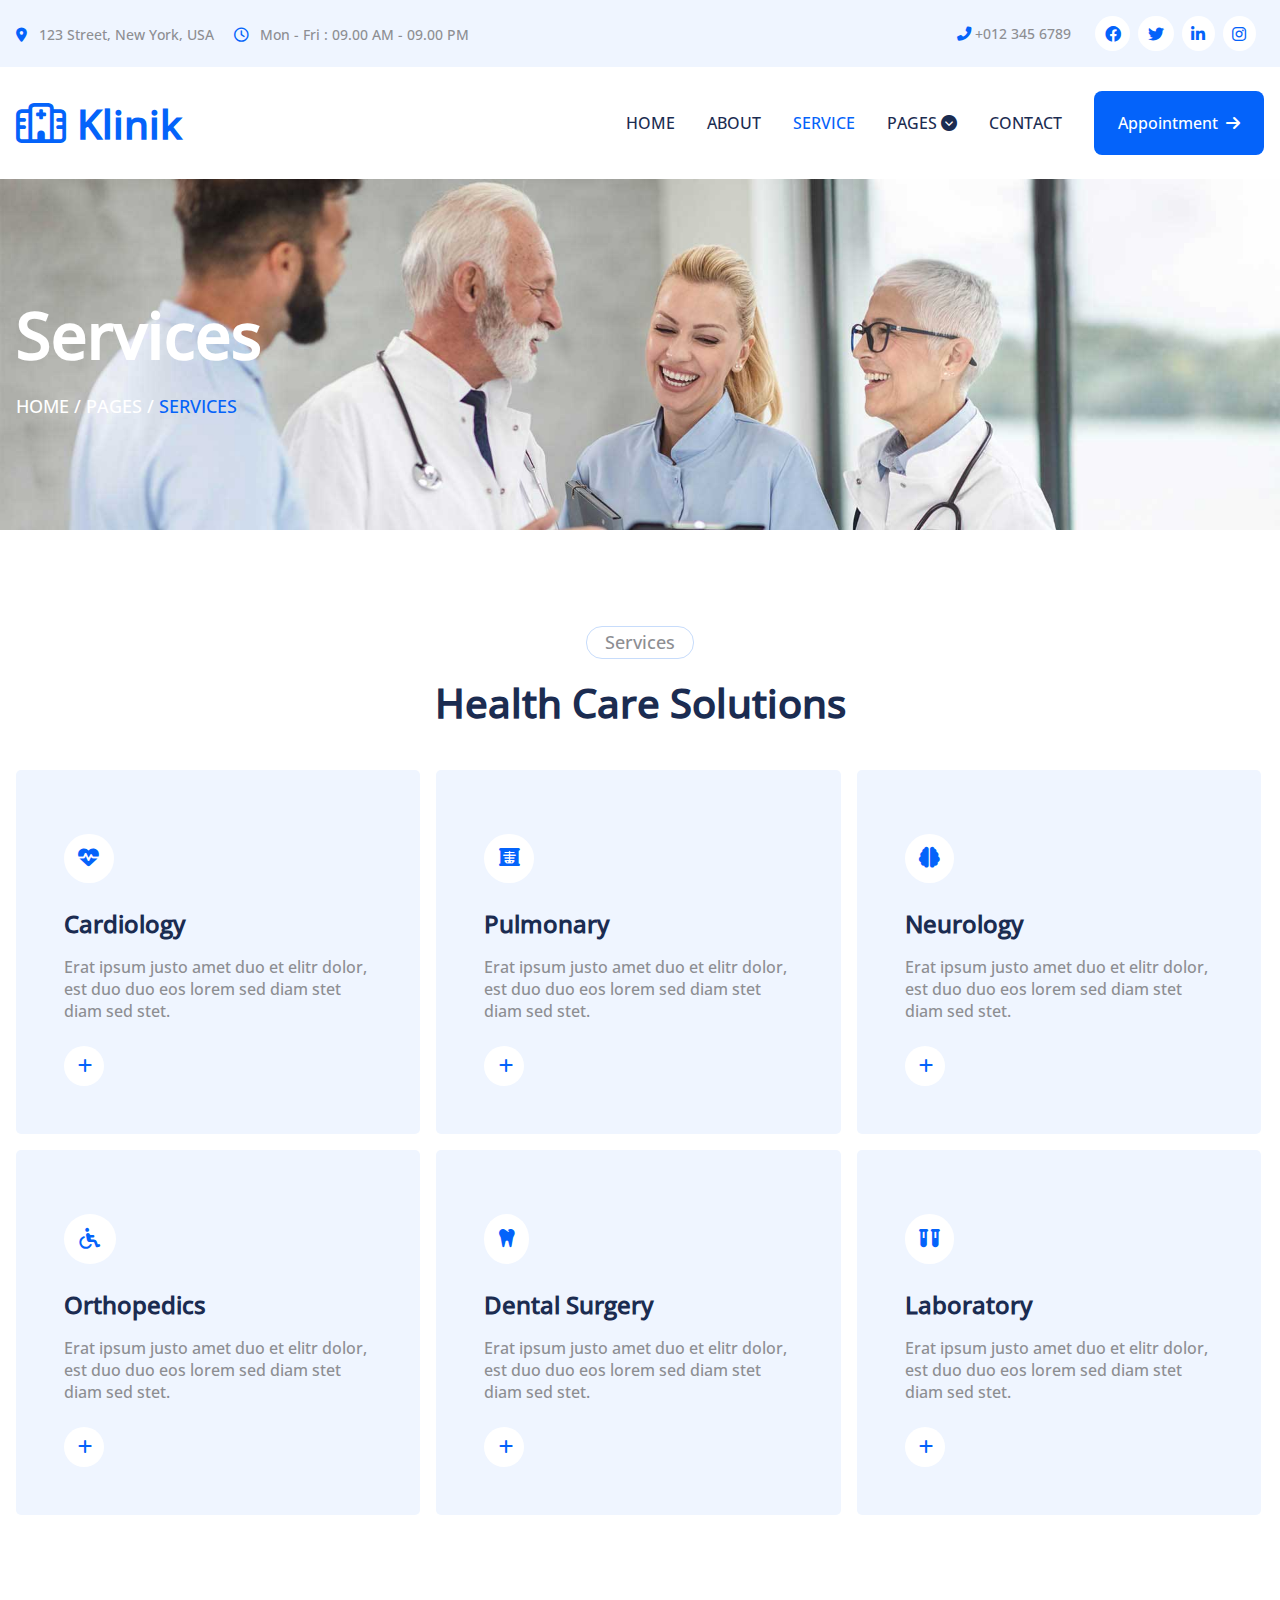
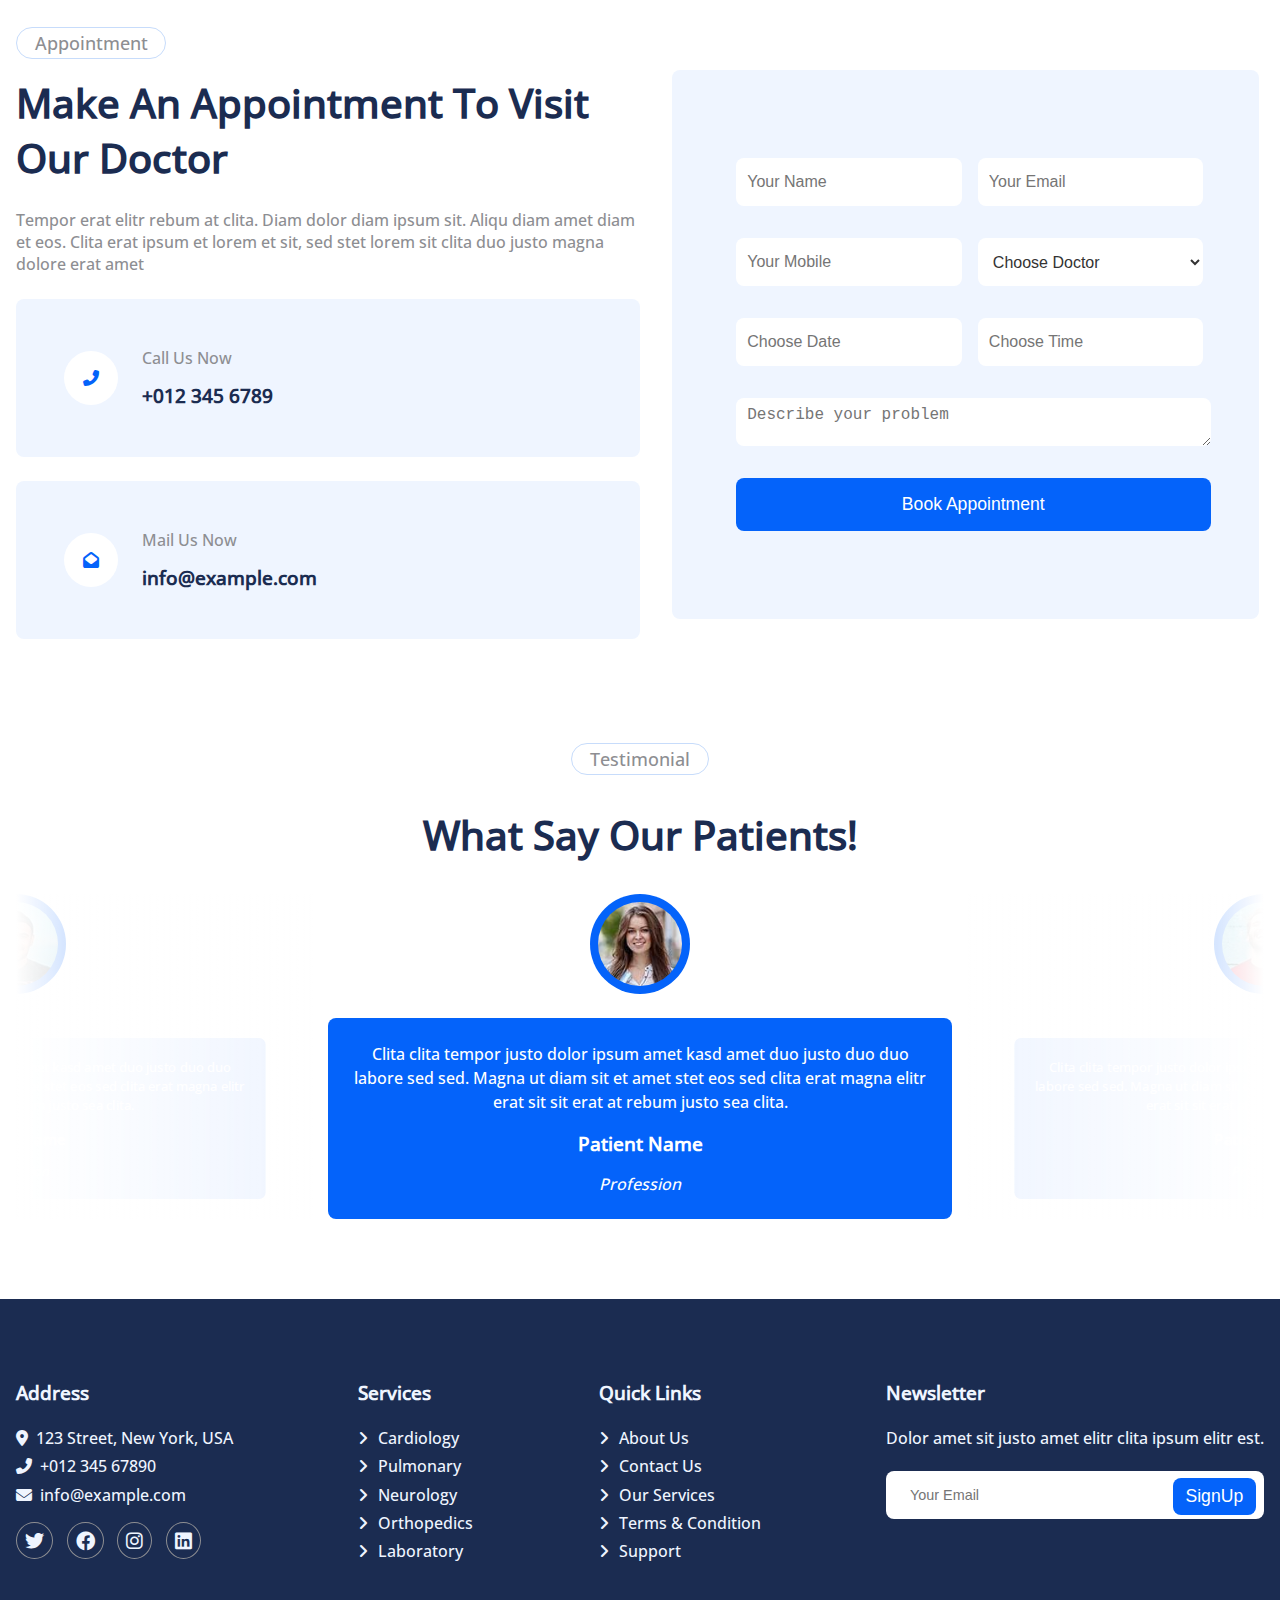
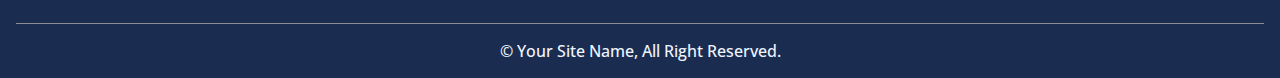
<file: pages/services.html>
<!DOCTYPE html>
<html lang="en">
<head>
    <meta charset="UTF-8">
    <meta http-equiv="X-UA-Compatible" content="IE=edge">
    <meta name="viewport" content="width=device-width, initial-scale=1.0">
    <link rel="shortcut icon" href="../img/favicon.ico"><!-- icon website-->
    <link rel="stylesheet" href="../css/owlcarousel/owl.carousel.min.css"><!-- lib OwlCarousel-->
    <link rel="stylesheet" href="../css/owlcarousel/owl.theme.default.min.css"><!-- lib OwlCarousel-->
    <link rel="stylesheet" href="../css/fontawesome/css/all.min.css"><!-- FontAwesome Icon-->
    <link rel="stylesheet" href="../css/style.css"><!-- main style-->
    <link rel="stylesheet" href="../css/responsive.css"><!-- Responsive style-->
    <title>Services Clinic</title>
</head>
<body>



<div id="overlay" class=""></div>
    
    <!-- 1=topNavbar-->
<header class="header-top">
   <section class="container">
 
    <nav class="nav-top">

       <div class="nav-top-left">

           <small class="nav-top-left__location">
               <i class="fa fa-map-marker-alt nav-top-left__icon"></i>
               123 Street, New York, USA
           </small>

           <small class="nav-top-left__clock">
               <i class="far fa-clock nav-top-left__icon"></i>
               Mon - Fri : 09.00 AM - 09.00 PM
           </small>

       </div>


       <div class="nav-top-right">
           
           <p class="nav-top-right-tell">
               <i class="fa fa-phone-alt nav-top-right__icon"></i>
               +012 345 6789
           </p>

           <ul class="social">
               <li class="social__item"><a href="#" class="social__link" title="facebook"> <i class="fa-brands fa-facebook social__icon"></i> </a></li>
               <li class="social__item"><a href="#" class="social__link" title="twitter"> <i class="fa-brands fa-twitter social__icon"></i> </a></li>
               <li class="social__item"><a href="#" class="social__link" title="linkedin"> <i class="fa-brands fa-linkedin-in social__icon"></i> </a></li>
               <li class="social__item"><a href="#" class="social__link" title="instagram"> <i class="fa-brands fa-instagram social__icon"></i> </a></li>
           </ul>

       </div>

   </nav><!-- nav-top -->
</section>
</header>



<!-- 2=mainNavbar -->
<header class="header-nav">
   <div class="container">

   <nav class="navbar">

           <a href="#" class="nav-brand">
               <i class="far fa-hospital nav-brand__icon"></i>
               <h2 class="nav-brand__title">Klinik</h2>
           </a>

           <ul class="menu">

               <li class="menu__item"><a class="menu__link " href="../index.html" title="Home">Home</a></li>
               <li class="menu__item"><a class="menu__link" href="about.html" title="About">About</a></li>
               <li class="menu__item menu__item-service"><a class="menu__link menu__link-active" href="services.html" title="Service">Service</a></li>
               <li class="menu__item menu__item-Appointment"><a class="menu__link " href="appointment.html" title="Appointment">Appointment</a></li>
               <li class="menu__item menu__item-drop">

                   <a class="menu__link menu__link-drop" href="#" title="Pages">Pages
                       <i class="fa-solid fa-circle-chevron-down"></i>               
                   
                   </a>

                   <ul class="dropDown-menu">

                       <li class="dropDown-menu__item "><a title="Feature" href="Feature.html" class="dropDown-menu__link ">Feature</a></li>
                       <li class="dropDown-menu__item "><a title="Our Doctor" href="doctor.html" class="dropDown-menu__link ">Our Doctor</a></li>
                       <li class="dropDown-menu__item "><a title="Appointment" href="appointment.html" class="dropDown-menu__link ">Appointment</a></li>
                       <li class="dropDown-menu__item "><a title="Testimonial" href="testimonial.html" class="dropDown-menu__link ">Testimonial</a></li>
                   </ul>

               </li>

               <li class="menu__item"><a title="Contact" class="menu__link" href="contact.html">Contact</a></li>

               <a class="menu__btn" href="#" title="Appointment">
                   Appointment
                   <i class="fa fa-arrow-right menu__link-icon"></i>
               </a>

           </ul>

           <span class="navbar__btn"> <i class="fa fa-bars menu__icon"></i></span>

       </nav>

   </div>
</header>




<!-- 3=Services Header -->
<div class="services-header">
    <div class="container">

        <h1 class="services-header__title"> Services </h1>

        <span class="services-header__text"> HOME / PAGES / <span class="services-header__text-color">Services</span>  </span>

    </div>
</div>
    




    <!-- 4=services -->
    <section class="services">
        <div class="container">

            <div class="service">
                <span class="service__mark">Services</span>

                <h2 class="service__title">Health Care Solutions</h2>
            </div>

            <div class="services-items">

            <div class="services-item">
                <div class="services-item-icons">
                    <i class="fa fa-heartbeat services-item__icon"></i>
                </div>
                <h3 class="services-item__title">Cardiology</h3>
                <p class="services-item__description">Erat ipsum justo amet duo et elitr dolor, est duo duo eos lorem sed
                     diam stet diam sed stet.
                    </p>
                    <a class="services-item__link" href="#">
                        <i class="fa fa-plus services-item__link--icon"></i>
                        Read More
                    </a>
            </div>


            <div class="services-item">
                <div class="services-item-icons">
                    <i class="fa fa-x-ray services-item__icon"></i>
                </div>
                <h3 class="services-item__title">Pulmonary</h3>
                <p class="services-item__description">Erat ipsum justo amet duo et elitr dolor, est duo duo eos lorem sed
                     diam stet diam sed stet.
                    </p>
                    <a class="services-item__link" href="#">
                        <i class="fa fa-plus services-item__link--icon"></i>
                        Read More
                    </a>
                
                </div>


            <div class="services-item">
                <div class="services-item-icons">
                    <i class="fa fa-brain services-item__icon"></i>
                </div>
                <h3 class="services-item__title">Neurology</h3>
                <p class="services-item__description">Erat ipsum justo amet duo et elitr dolor, est duo duo eos lorem sed
                     diam stet diam sed stet.
                    </p>
                    <a class="services-item__link" href="#">
                        <i class="fa fa-plus services-item__link--icon"></i>
                        Read More
                    </a>
                
                </div>


            <div class="services-item">
                <div class="services-item-icons">
                    <i class="fa fa-wheelchair services-item__icon"></i>
                </div>
                <h3 class="services-item__title">Orthopedics</h3>
                <p class="services-item__description">Erat ipsum justo amet duo et elitr dolor, est duo duo eos lorem sed
                     diam stet diam sed stet.
                    </p>
                    <a class="services-item__link" href="#">
                        <i class="fa fa-plus services-item__link--icon"></i>
                        Read More
                    </a>
                
                </div>


            <div class="services-item">
                <div class="services-item-icons">
                    <i class="fa fa-tooth services-item__icon"></i>
                </div>
                <h3 class="services-item__title">Dental Surgery</h3>
                <p class="services-item__description">Erat ipsum justo amet duo et elitr dolor, est duo duo eos lorem sed
                     diam stet diam sed stet.
                    </p>
                    <a class="services-item__link" href="#">
                        <i class="fa fa-plus services-item__link--icon"></i>
                        Read More
                    </a>
                
                </div>


            <div class="services-item">
                <div class="services-item-icons">
                    <i class="fa fa-vials services-item__icon"></i>
                </div>
                <h3 class="services-item__title">Laboratory</h3>
                <p class="services-item__description">Erat ipsum justo amet duo et elitr dolor, est duo duo eos lorem sed
                     diam stet diam sed stet.
                    </p>
                    <a class="services-item__link" href="#">
                        <i class="fa fa-plus services-item__link--icon"></i>
                        Read More
                    </a>
                
                </div>


        </div>

        </div>
    </section>




        <!-- 5=Appointment -->
        <section class="Appointment">
            <div class="container">
    
                
                <div class="Appointment-content">
    
    
                    <div class="Appointment-content-left">
    
                        <span class="Appointment-content-left__mark">Appointment</span>
                        <h2 class="Appointment-content-left__title">Make An Appointment To Visit Our Doctor</h2>
                        <p class="Appointment-content-left__text">Tempor erat elitr rebum at clita. Diam dolor diam ipsum sit. Aliqu diam 
                            amet diam et eos. Clita erat ipsum et lorem et sit, sed stet lorem sit clita 
                            duo justo magna dolore erat amet
                        </p>
    
    
                        <div class="Appointment-content-left-contact">
                            <div class="Appointment-content-left-contact-icon"><i class="fa fa-phone-alt Appointment-social__icon"></i></div>
                            <div class="Appointment-content-left-contact-desc">
                                <p class="Appointment-content-left-contact-desc__text">Call Us Now</p>
                                <h5 class="Appointment-content-left-contact-desc__title">+012 345 6789</h5>
                            </div>
                        </div>
    
    
                        <div class="Appointment-content-left-contact">
                            <div class="Appointment-content-left-contact-icon"><i class="fa fa-envelope-open Appointment-social__icon"></i></div>
                            <div class="Appointment-content-left-contact-desc">
                                <p class="Appointment-content-left-contact-desc__text">Mail Us Now</p>
                                <h5 class="Appointment-content-left-contact-desc__title">info@example.com</h5>
                            </div>
                        </div>
    
    
                    </div>
    
    
    
    
                    <div class="Appointment-content-right">
    
                        <form action="#" class="form">
                            <div class="form-row">
    
                                <div class="form-name form-input">
                                    <input type="text" placeholder="Your Name" class="form__user-name form__input">
                                </div>
    
                                <div class="form-email form-input">
                                    <input type="email" placeholder="Your Email" class="form__email form__input">
                                </div>
    
    
                                <div class="form-mobile form-input">
                                    <input type="text" placeholder="Your Mobile" class="form__mobile form__input">
                                </div>
                                
                                <div class="form-doctor form-input">
                                    <select name="chose doctor" class="form_chose-doctor">
    
                                        <option value="1" class="form__chose-value" selected>Choose Doctor</option>
                                        <option value="2" class="form__chose-value">Doctor 1</option>
                                        <option value="3" class="form__chose-value">Doctor 2</option>
                                        <option value="4" class="form__chose-value">Doctor 3</option>
    
                                    </select>
    
                                </div>
    
    
                                <div class="form-date form-input">
                                    <input type="text" placeholder="Choose Date" class="form__date form__input" onfocusin="(this.type='date')" onfocusout="(this.type='text')">
                                </div>
    
                                <div class="form-time form-input">
                                    <input type="text" placeholder="Choose Time"  class="form__time form__input" onfocusin="(this.type='time')" onfocusout="(this.type='text')">
                                </div>
    
    
    
                                <div class="form-comment form-input">
                                    <textarea class="form__comment form__input" rows="5" placeholder="Describe your problem"></textarea>
                                </div>
    
    
                                <div class="form-btn form-input">
                                    <button type="submit" class="form__submit">Book Appointment</button>
                                </div>
    
                            </div>
                        </form>
    
                    </div>
    
                </div>
    
            </div>
        </section>




    <!-- 6=Testimonial-->
    <section class="testimonial">
        <div class="container">

            <div class="testimonial-description">
                <span class="testimonial-description__mark">Testimonial</span>
                <h2 class="testimonial-description__title">What Say Our Patients!</h2>
            </div>

            <div class="owl-carousel testimonial-carousel">

                <div class="testimonial-item">
                    <img src="../img/testimonial-1.jpg" alt="testimonial image" style="width:100px;" class="testimonial-item__image">
                    <div class="testimonial-item-desc">
                        <p class="testimonial-item-desc__text">Clita clita tempor justo dolor ipsum amet kasd
                             amet duo justo duo duo labore sed sed. Magna ut diam sit et amet stet eos sed 
                             clita erat magna elitr erat sit sit erat at rebum justo sea clita.
                            </p>
                            <h5 class="testimonial-item-desc__title">Patient Name</h5>
                            <span class="testimonial-item-desc__mark">Profession</span>
                    </div>

                </div>
                
                <div class="testimonial-item">
                    <img src="../img/testimonial-2.jpg" alt="testimonial image" style="width:100px;" class="testimonial-item__image">
                    <div class="testimonial-item-desc">
                        <p class="testimonial-item-desc__text">Clita clita tempor justo dolor ipsum amet kasd
                             amet duo justo duo duo labore sed sed. Magna ut diam sit et amet stet eos sed 
                             clita erat magna elitr erat sit sit erat at rebum justo sea clita.
                            </p>
                            <h5 class="testimonial-item-desc__title">Patient Name</h5>
                            <span class="testimonial-item-desc__mark">Profession</span>
                    </div>

                </div>

                <div class="testimonial-item">
                    <img src="../img/testimonial-3.jpg" alt="testimonial image" style="width:100px;" class="testimonial-item__image">
                    <div class="testimonial-item-desc">
                        <p class="testimonial-item-desc__text">Clita clita tempor justo dolor ipsum amet kasd
                             amet duo justo duo duo labore sed sed. Magna ut diam sit et amet stet eos sed 
                             clita erat magna elitr erat sit sit erat at rebum justo sea clita.
                            </p>
                            <h5 class="testimonial-item-desc__title">Patient Name</h5>
                            <span class="testimonial-item-desc__mark">Profession</span>
                    </div>

                </div>

            </div><!--owl-carousel-->
        </div>
    </section>




    <!-- 7=Footer -->
    <footer class="footer">
        <div class="container">


            <div class="footer-items">


                <div class="footer-item">
                    <h5 class="footer-item__title">Address</h5>
                    <p class="footer-item__text"><i class="fa fa-map-marker-alt footer__icon"></i>123 Street, New York, USA</p>
                    <p class="footer-item__text"><i class="fa fa-phone-alt footer__icon"></i>+012 345 67890 </p>
                    <p class="footer-item__text"><i class="fa fa-envelope footer__icon"></i>info@example.com</p>

                    <div class="footer-item-social">
                        <a href="" class="footer-item-social__link"><i class="fab fa-twitter footer__icon-social"></i></a>           
                        <a href="" class="footer-item-social__link"><i class="fab fa-facebook footer__icon-social"></i></a>           
                        <a href="" class="footer-item-social__link"><i class="fab fa-instagram footer__icon-social"></i></a>           
                        <a href="" class="footer-item-social__link"><i class="fab fa-linkedin footer__icon-social"></i></a>           
                    </div>
                    
                </div>

       
                <div class="footer-item">
                    <h5 class="footer-item__title">Services</h5>
                    <a href="" class="footer-item__link">Cardiology</a>
                    <a href="" class="footer-item__link">Pulmonary</a>
                    <a href="" class="footer-item__link">Neurology</a>
                    <a href="" class="footer-item__link">Orthopedics</a>
                    <a href="" class="footer-item__link">Laboratory</a>
                </div>



                <div class="footer-item">
                    <h5 class="footer-item__title">Quick Links</h5>
                    <a href="" class="footer-item__link">About Us</a>
                    <a href="" class="footer-item__link">Contact Us</a>
                    <a href="" class="footer-item__link">Our Services</a>
                    <a href="" class="footer-item__link">Terms &amp; Condition</a>
                    <a href="" class="footer-item__link">Support</a>
                </div>


                <div class="footer-item">
                    <h5 class="footer-item__title">Newsletter</h5>
                    <p class="footer-item__text">Dolor amet sit justo amet elitr clita ipsum elitr est.</p>
                    <div class="footer-item-email">
                        <input type="text" class="footer-item__input" placeholder="Your Email">
                        <button type="button" class="footer-item__btn">SignUp</button>
                    </div>
                </div>

            </div>

            <p class="footer__copyright">© Your Site Name, All Right Reserved. </p>

        </div>
    </footer>


    <script src="../script/jquery-3.6.1.min.js"></script>
    <script src="../script/owl.carousel.min.js"></script>
    <script src="../script/app.js"></script>
</body>
</html>
</file>
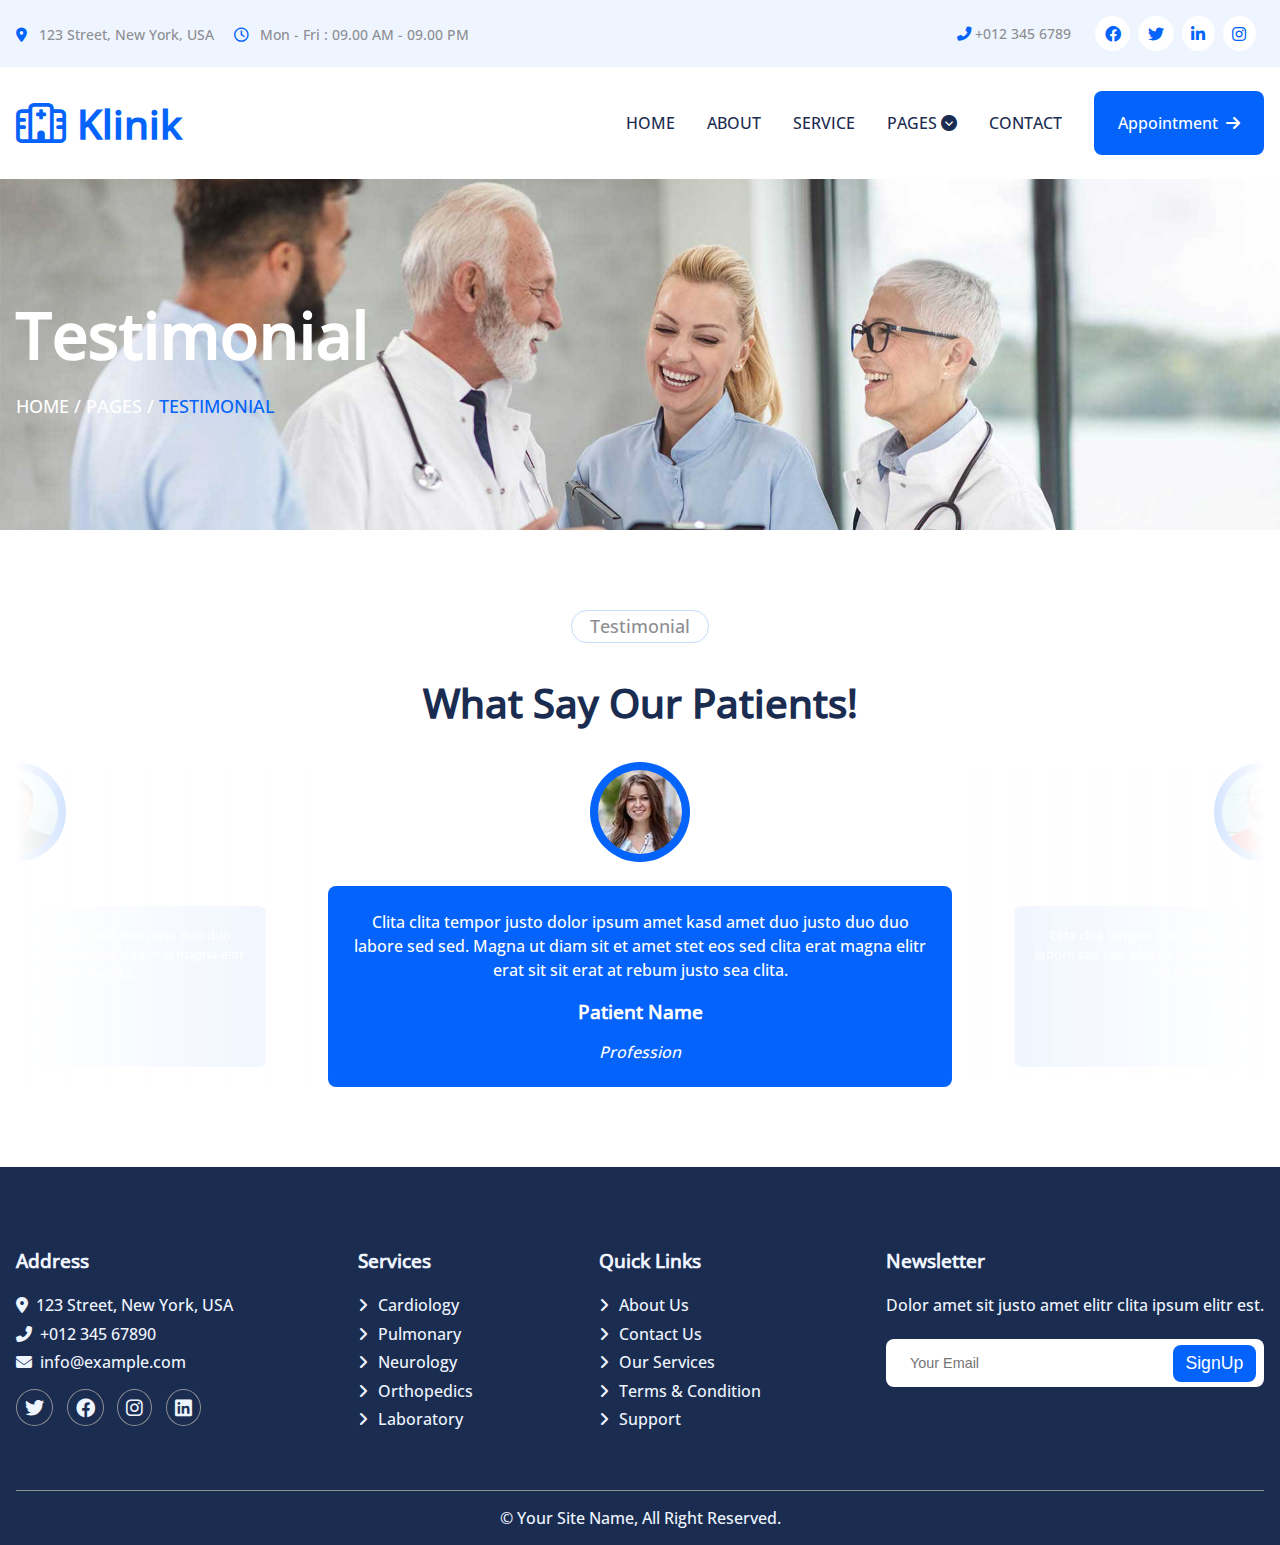
<file: pages/testimonial.html>
<!DOCTYPE html>
<html lang="en">
<head>
    <meta charset="UTF-8">
    <meta http-equiv="X-UA-Compatible" content="IE=edge">
    <meta name="viewport" content="width=device-width, initial-scale=1.0">
    <link rel="shortcut icon" href="../img/favicon.ico"><!-- icon website-->
    <link rel="stylesheet" href="../css/owlcarousel/owl.carousel.min.css"><!-- libs OwlCarousel-->
    <link rel="stylesheet" href="../css/owlcarousel/owl.theme.default.min.css"><!-- libs OwlCarousel-->
    <link rel="stylesheet" href="../css/fontawesome/css/all.min.css"><!-- FontAwesome Icon-->
    <link rel="stylesheet" href="../css/style.css"><!-- main Style-->
    <link rel="stylesheet" href="../css/responsive.css"><!-- Responsive Style-->
    <title>Testimonial Clinic</title>
</head>
<body>



    <div id="overlay" class=""></div>
    
    <!-- 1=topNavbar-->
<header class="header-top">
   <section class="container">
 
    <nav class="nav-top">

       <div class="nav-top-left">

           <small class="nav-top-left__location">
               <i class="fa fa-map-marker-alt nav-top-left__icon"></i>
               123 Street, New York, USA
           </small>

           <small class="nav-top-left__clock">
               <i class="far fa-clock nav-top-left__icon"></i>
               Mon - Fri : 09.00 AM - 09.00 PM
           </small>

       </div>


       <div class="nav-top-right">
           
           <p class="nav-top-right-tell">
               <i class="fa fa-phone-alt nav-top-right__icon"></i>
               +012 345 6789
           </p>

           <ul class="social">
               <li class="social__item"><a href="#" class="social__link" title="facebook"> <i class="fa-brands fa-facebook social__icon"></i> </a></li>
               <li class="social__item"><a href="#" class="social__link" title="twitter"> <i class="fa-brands fa-twitter social__icon"></i> </a></li>
               <li class="social__item"><a href="#" class="social__link" title="linkedin"> <i class="fa-brands fa-linkedin-in social__icon"></i> </a></li>
               <li class="social__item"><a href="#" class="social__link" title="instagram"> <i class="fa-brands fa-instagram social__icon"></i> </a></li>
           </ul>

       </div>

   </nav><!-- nav-top -->
</section>
</header>



<!-- 2=mainNavbar -->
<header class="header-nav">
   <div class="container">

   <nav class="navbar">

           <a href="#" class="nav-brand">
               <i class="far fa-hospital nav-brand__icon"></i>
               <h2 class="nav-brand__title">Klinik</h2>
           </a>

           <ul class="menu">

               <li class="menu__item"><a class="menu__link" href="../index.html" title="Home">Home</a></li>
               <li class="menu__item"><a class="menu__link" href="about.html" title="About">About</a></li>
               <li class="menu__item menu__item-service"><a class="menu__link " href="services.html" title="Service">Service</a></li>
               <li class="menu__item menu__item-Appointment"><a class="menu__link " href="appointment.html" title="Appointment">Appointment</a></li>
               <li class="menu__item menu__item-drop">

                   <a class="menu__link menu__link-drop" href="#" title="Pages">Pages
                       <i class="fa-solid fa-circle-chevron-down"></i>               
                   
                   </a>

                   <ul class="dropDown-menu">

                       <li class="dropDown-menu__item "><a title="Feature" href="Feature.html" class="dropDown-menu__link ">Feature</a></li>
                       <li class="dropDown-menu__item "><a title="Our Doctor" href="doctor.html" class="dropDown-menu__link ">Our Doctor</a></li>
                       <li class="dropDown-menu__item "><a title="Appointment" href="appointment.html" class="dropDown-menu__link ">Appointment</a></li>
                       <li class="dropDown-menu__item dropDown-menu__item-active"><a title="Testimonial" href="testimonial.html" class="dropDown-menu__link dropDown-menu__link-active">Testimonial</a></li>
                   </ul>

               </li>

               <li class="menu__item"><a title="Contact" class="menu__link" href="contact.html">Contact</a></li>

               <a class="menu__btn" href="#" title="Appointment">
                   Appointment
                   <i class="fa fa-arrow-right menu__link-icon"></i>
               </a>

           </ul>

           <span class="navbar__btn"> <i class="fa fa-bars menu__icon"></i></span>

       </nav>

   </div>
</header>



<!-- 3=Testimonial Header -->
<div class="testimonial-header">
    <div class="container">

        <h1 class="testimonial-header__title"> Testimonial </h1>

        <span class="testimonial-header__text"> HOME / PAGES / <span class="testimonial-header__text-color">Testimonial</span>  </span>

    </div>
</div>



    <!-- 4=Testimonial-->
    <section class="testimonial">
        <div class="container">

            <div class="testimonial-description">
                <span class="testimonial-description__mark">Testimonial</span>
                <h2 class="testimonial-description__title">What Say Our Patients!</h2>
            </div>

            <div class="owl-carousel testimonial-carousel">

                <div class="testimonial-item">
                    <img src="../img/testimonial-1.jpg" alt="testimonial image" style="width:100px;" class="testimonial-item__image">
                    <div class="testimonial-item-desc">
                        <p class="testimonial-item-desc__text">Clita clita tempor justo dolor ipsum amet kasd
                             amet duo justo duo duo labore sed sed. Magna ut diam sit et amet stet eos sed 
                             clita erat magna elitr erat sit sit erat at rebum justo sea clita.
                            </p>
                            <h5 class="testimonial-item-desc__title">Patient Name</h5>
                            <span class="testimonial-item-desc__mark">Profession</span>
                    </div>

                </div>

                
                <div class="testimonial-item">
                    <img src="../img/testimonial-2.jpg" alt="testimonial image" style="width:100px;" class="testimonial-item__image">
                    <div class="testimonial-item-desc">
                        <p class="testimonial-item-desc__text">Clita clita tempor justo dolor ipsum amet kasd
                             amet duo justo duo duo labore sed sed. Magna ut diam sit et amet stet eos sed 
                             clita erat magna elitr erat sit sit erat at rebum justo sea clita.
                            </p>
                            <h5 class="testimonial-item-desc__title">Patient Name</h5>
                            <span class="testimonial-item-desc__mark">Profession</span>
                    </div>

                </div>


                <div class="testimonial-item">
                    <img src="../img/testimonial-3.jpg" alt="testimonial image" style="width:100px;" class="testimonial-item__image">
                    <div class="testimonial-item-desc">
                        <p class="testimonial-item-desc__text">Clita clita tempor justo dolor ipsum amet kasd
                             amet duo justo duo duo labore sed sed. Magna ut diam sit et amet stet eos sed 
                             clita erat magna elitr erat sit sit erat at rebum justo sea clita.
                            </p>
                            <h5 class="testimonial-item-desc__title">Patient Name</h5>
                            <span class="testimonial-item-desc__mark">Profession</span>
                    </div>

                </div>


            </div><!--owl-carousel-->
        </div>
    </section>




    <!-- 5=Footer -->
    <footer class="footer">
        <div class="container">

            <div class="footer-items">

                <div class="footer-item">
                    <h5 class="footer-item__title">Address</h5>
                    <p class="footer-item__text"><i class="fa fa-map-marker-alt footer__icon"></i>123 Street, New York, USA</p>
                    <p class="footer-item__text"><i class="fa fa-phone-alt footer__icon"></i>+012 345 67890 </p>
                    <p class="footer-item__text"><i class="fa fa-envelope footer__icon"></i>info@example.com</p>

                    <div class="footer-item-social">
                        <a href="" class="footer-item-social__link"><i class="fab fa-twitter footer__icon-social"></i></a>           
                        <a href="" class="footer-item-social__link"><i class="fab fa-facebook footer__icon-social"></i></a>           
                        <a href="" class="footer-item-social__link"><i class="fab fa-instagram footer__icon-social"></i></a>           
                        <a href="" class="footer-item-social__link"><i class="fab fa-linkedin footer__icon-social"></i></a>           
                    </div>
                    
                </div>
       
                <div class="footer-item">
                    <h5 class="footer-item__title">Services</h5>
                    <a href="" class="footer-item__link">Cardiology</a>
                    <a href="" class="footer-item__link">Pulmonary</a>
                    <a href="" class="footer-item__link">Neurology</a>
                    <a href="" class="footer-item__link">Orthopedics</a>
                    <a href="" class="footer-item__link">Laboratory</a>
                </div>



                <div class="footer-item">
                    <h5 class="footer-item__title">Quick Links</h5>
                    <a href="" class="footer-item__link">About Us</a>
                    <a href="" class="footer-item__link">Contact Us</a>
                    <a href="" class="footer-item__link">Our Services</a>
                    <a href="" class="footer-item__link">Terms &amp; Condition</a>
                    <a href="" class="footer-item__link">Support</a>
                </div>

                <div class="footer-item">
                    <h5 class="footer-item__title">Newsletter</h5>
                    <p class="footer-item__text">Dolor amet sit justo amet elitr clita ipsum elitr est.</p>
                    <div class="footer-item-email">
                        <input type="text" class="footer-item__input" placeholder="Your Email">
                        <button type="button" class="footer-item__btn">SignUp</button>
                    </div>
                </div>

            </div>

            <p class="footer__copyright">© Your Site Name, All Right Reserved. </p>

        </div>
    </footer>



    <script src="../script/jquery-3.6.1.min.js"></script>
    <script src="../script//owl.carousel.min.js"></script>
    <script src="../script/app.js"></script>
</body>
</html>
</file>
<file: css/style.css>
*{
    padding:0;
    margin: 0;
    box-sizing: border-box;
}

/* root css*/
:root{
    --color-primary: #0463FA;
    --color-light: #EFF5FF;
    --color-dark: #1B2C51;
    --color-white: #ffffff;
    --color-gray:#8d8e92;
    --color-mark:#C7DCFB;
}

/* add Font To Project */ 

@font-face {
    font-family: "Open Sans reg";
    src: url('../font/OpenSans-Regular.woff') format('woff'),
    url('../font/OpenSans-Regular.woff2') format('woff2'),
    url('../font/OpenSans-Regular.ttf') format('ttf');
}

@font-face{
    font-family: "Open Sans med";
    src: url('../font/OpenSans-Medium.woff2') format('woff2'),
    url('../font/OpenSans-Medium.woff') format('woff'),
    url('../font/OpenSans-Medium.ttf')  format('ttf');
}


@font-face {
    font-family: "Open Sans bol";
    src: url('../font/OpenSans-Bold.woff2') format('woff2'),
    url('../font/OpenSans-Bold.woff') format('woff2'),
    url('../font/OpenSans-Bold.ttf') format('ttf');
}



/* general style */ 

body{
    font-family: "Open Sans med";
    position: relative;
}

.container{
    max-width: 80rem;
    padding-right: 1rem;
    padding-left: 1rem;
    margin-right: auto;
    margin-left: auto;
}

.container-fluid{
    width: 100%;
    margin-right: auto;
    margin-left: auto;
}

.row{
    display: flex;
}

.overlay{
    display: block;
    width: 100%;
    left: 0;
    z-index: 11;
    top: -1.5rem;
    position: absolute;
    background-color: rgba(0, 0, 0, 0.6);
    height: 100%;
    transition: .4s all;
}


/* Start style Header */


/* style nav-top */

.header-top{
    background-color:var(--color-light);
    padding: 1rem 0;
}

.nav-top{
    display:flex;
    justify-content:space-between;
    align-items: center;
}

.nav-top-right{
    display:flex;
    align-items: center;
}
.social{
    display:flex;
    list-style:none;
}
.social__item{
    margin-right:.5rem;
    text-decoration:none;
    background-color:var(--color-white);
    border-radius: 50%;
    font-size:1rem;
}
.social__icon{
    padding: .6rem;
    color:var(--color-primary);
}

.nav-top-left__location{
    padding-right: 1rem;
    color:var(--color-gray);
    font-size:.9rem;
}

.nav-top-left__clock{
    padding-right: 1rem;
    color:var(--color-gray);
    font-size:.9rem;
}

.nav-top-left__icon{
    color:var(--color-primary);
    padding-right:.5rem;
}

.nav-top-right-tell{
    color:var(--color-gray);
    font-size:.9rem;
    padding-right: 1.5rem;
}
.nav-top-right__icon{
    color:var(--color-primary);
}


/* style main Navbar */

.header-nav{
    background-color: var(--color-white);
}


.navbar{
    display: flex;
    justify-content:space-between;
    align-items:center;
    margin: 1.5rem 0;
}

.menu{
    list-style: none;
    display:flex;
    align-items:center;
}

.navbar__btn{
    display: none;
}

.menu__icon{
    font-size: 1.5rem;
}

.menu__item{

}


.menu__item-Appointment{
    display: none;
}
.menu__item-drop{
}


.menu__link{
    text-decoration: none;
    color: var(--color-dark);
    text-transform: uppercase;
    margin-right: 2rem;
    font-weight: 100;
    transition: all .5s;
}

.menu__link:hover{
    color:var(--color-primary);
}

.menu__link-active{
    color: var(--color-primary);
}


.menu__link:active{
    color: var(--color-primary);
}

.dropDown-menu {
    list-style: none;
    background-color: var(--color-white);
    position: absolute;
    top: 8rem;
    z-index: 9;
    transition: all .5s;
    padding-top: 3rem;
    opacity: 0;
    pointer-events: none;
}

.menu__item-drop:hover .dropDown-menu{
   opacity: 1;
   top: 8.5rem;
   pointer-events:auto;
}

.dropDown-menu__item{
    padding: .4rem 1.5rem;
}


.dropDown-menu__item:active{
    background-color: var(--color-primary);
}

.dropDown-menu__item:active .dropDown-menu__link{
    color: var(--color-white);
}


.dropDown-menu__link{
    text-decoration: none;
    color: var(--color-dark);
    font-weight: 100;
}


/* active drop down*/
.dropDown-menu__item-active{
    background-color: var(--color-primary);
}

.dropDown-menu__link-active{
    color: #ffffff;
}



.menu__btn{
    text-decoration:none;
    background-color: var(--color-primary);
    height: 4rem;
    color: var(--color-white);
    display: flex;
    align-items:center;
    padding: 0 1.5rem;
    border-radius: .5rem;
    transition: all .5s;
}

.menu__btn:hover{
    background-color:#0354d5;
}

.menu__link-icon{
    margin-left: .5rem;
}

.nav-brand{
    text-decoration: none;
    display:flex;
    align-items:center;
    color: var(--color-primary);
}

.nav-brand__title{
    font-size: 2.5rem;
}

.nav-brand__icon{
    font-size: 2.5rem;
    margin-right: .7rem;
}



/* start header Content*/
.header-content{
    background-color: var(--color-primary);
}

.header-content-wrapper{
    display: flex;
    align-items:center;
}

.header-content-left{
    color:var(--color-white);
    flex: 0 0 auto;
    width: 50%;
    padding: 0 2.2rem;
}

.header-content-left__title{
    font-size: 3.5rem;
    font-family: "Open Sans bol";
}

.header-content-left-props{
    display: flex;
    justify-content: space-around;
    margin-top: 3rem;
}

.header-content-left-property{
    width: 8.5rem;
    border-left: .1rem solid var(--color-white);
    padding-right: 5rem;
    padding-left: 1rem;
}

.header-content-left-property__title{
    font-size: 1.7rem;
    padding-bottom: 0.5rem;
}

.header-content-left-property__text{
    font-size: 1rem;
}

.header-content-right{
    flex: 0 0 auto;
    width: 50%;

}

.header-content-right__title{
    font-size: 3.5rem;
    color:var(--color-white);
}

.header-content-right__item{
    position: relative;
}

.header-content-right__image{
    width: 100%;
    height: auto;
}



 /* owl carousel styles */
 .owl-carousel-text{
    position: absolute;
    width: 100%;
    height: 100%;
    padding: 3rem;
    top: 0;
    left: 0;
    display: flex;
    align-items: center;
    justify-content: center;
    text-shadow: 0 0 30px rgb(0 0 0 / 10%);
}

 .header-carousel .owl-nav {
    position: absolute;
    width: 200px;
    height: 45px;
    bottom: 30px;
    left: 50%;
    transform: translateX(-50%);
    display: flex;
    justify-content: space-between;
}

.header-carousel .owl-nav button.owl-prev,
.header-carousel .owl-nav button.owl-next {
    width: 45px;
    height: 45px;
    display: flex;
    align-items: center;
    justify-content: center;
    color: var(--color-white);
    background: transparent;
    border: 1px solid var(--color-white);
    border-radius: 45px;
    font-size: 22px;
    transition: .5s;
}

.header-carousel .owl-nav button.owl-prev:hover,
.header-carousel .owl-nav button.owl-next:hover{
    background: var(--color-primary);
    border-color: var(--color-primary);
}

.header-carousel .owl-dots {
    position: absolute;
    height: 45px;
    bottom: 30px;
    left: 50%;
    transform: translateX(-50%);
    display: flex;
    align-items: center;
    justify-content: center;
}

.header-carousel button.owl-dot {
    position: relative;
    display: inline-block;
    margin: 0 5px;
    width: 15px;
    height: 15px;
    background: transparent;
    border: 1px solid var(--color-white);
    border-radius: 15px;
    transition: .5s;
}

.header-carousel button.owl-dot::after {
    position: absolute;
    content: "";
    width: 5px;
    height: 5px;
    top: 4px;
    left: 4px;
    background: var(--color-white);
    border-radius: 5px;
}

.header-carousel .owl-dot.active {
    background: var(--color-primary);
    border-color: var(--color-primary);
}




/* start style About Us*/ 

.about{
    margin-top:6rem;
}

.about-content{
    display:flex;
    align-items:center;
}

.about-content-left{
    flex: 0 0 auto;
    width: 50%;
}

.about-content-left__image{
    width:100%;
    object-fit:cover;
    border-radius:.5rem;
}

.about-content-right{
    flex: 0 0 auto;
    width: 48%;
    margin-left: 2rem;
}

.about-content-right__mark{
    display:inline-block;
    margin-bottom: 1.5rem;
    border: .1rem solid var(--color-mark);
    border-radius: 1rem;
    padding: .2rem 1.1rem;
    color:var(--color-gray);
    font-size:1.1rem;
}

.about-content-right-wrapper{
    max-width: 35rem;
}

.about-content-right__title{
    color: var(--color-dark);
    font-size: 2.5rem;
    font-weight:bold;
    max-width: 98%;
}

.about-content-right__text{
    margin: 1.5rem 0;
    color:var(--color-gray);
    max-width: 98%;
}

.about-content-right__property{
    margin: 1.2rem 0;
    color:var(--color-gray);
}

.about-content-right__icon{
    color:var(--color-primary);
    margin-right: .8rem;
}

.about-content-right__link{
    display: inline-block;
    margin-top:1rem;
    text-decoration:none;
    color: var(--color-white);
    background-color:var(--color-primary) ;
    padding: .8rem 1.5rem;
    border-radius: 2rem;
    font-size: 1rem;
    transition: all .4s;
}

.about-content-right__link:hover {
    background-color: #0354d5;
}




/* start style Services */

.service{
    text-align:center;
    margin-top: 6rem;
    margin-bottom:1.5rem;
}

.service__mark{
    display:inline-block;
    border: .1rem solid var(--color-mark);
    padding: .2rem 1.1rem;
    border-radius:1rem;
    color:var(--color-gray);
    font-size:1.1rem;
}

.service__title{
    color:var(--color-dark);
    font-size:2.5rem;
    margin-top:1rem;
}

.services-items{
    display:flex;
    flex-wrap:wrap;
    margin-top: 2.5rem;
}

.services-item{
    background-color:var(--color-light);
    margin-right: 1rem;
    margin-bottom: 1rem;
    max-width: 32.4%;
    padding: 3rem;
    transition:all .5s;
    height: 100%;
    border-radius: 5px;
}
.services-item:nth-child(3),
.services-item:nth-child(6){
    margin-right: 0;
}

.services-item:hover{
    margin-top: -.1rem;
    box-shadow: 0 .5rem 1.5rem rgba(0, 0, 0, .08);

}

.services-item-icons{
}

.services-item__icon{
    color: var(--color-primary);
    background-color: var(--color-white);
    padding: .9rem;
    border-radius:50%;
    font-size: 1.3rem;
    margin: 1rem 0;
}

.services-item__title{
    color:var(--color-dark);
    margin-top: .5rem;
    margin-bottom: 1rem;
    font-size: 1.5rem;
}

.services-item__description{
    color:var(--color-gray);
}

.services-item__link{
    display: inline-flex;
    align-items:center;
    text-decoration:none;
    background-color:var(--color-white);
    color:var(--color-gray);
    width: 2.5rem;
    height: 2.5rem;
    border-radius:2rem;
    margin-top: 1.5rem;
    transition: all .5s;
    overflow:hidden;
    white-space: nowrap;
}

.services-item:hover .services-item__link{
   width: 9rem;
}

.services-item__link--icon{
    color:var(--color-primary);
    padding: 0 .9rem;
}





/* start style features*/
.features{
    background-color: var(--color-primary);
    color: var(--color-white);
    margin-top: 5rem;
}

.features-content{
    display:flex;
    align-items:center;
    justify-content: center;
}

.features-content-left{
    flex: 0 0 auto;
    width: 50%;
}

.features-content-left__mark{
    display:inline-block;
    border: .1rem solid var(--color-mark);
    color: var(--color-white) ;
    padding: .2rem 1.1rem;
    border-radius: 1rem;
    font-size: 1.1rem;
}

.features-content-left__title{
    font-size: 2.5rem;
    margin-top: 1.5rem;
}

.features-content-left__text{
    margin: 1.5rem 0;
    width:80%;
}

.features-content-icon-items{
    display:flex;
    flex-wrap: wrap;
    justify-content:flex-start;
    margin-top: 3rem;
}

.features-content-icons{
    display:flex;
    margin-bottom: 1.5rem;
    width: 40%;
}

.features-content-icons-desc{
    margin-left: 1rem;
}

.features-content-icons-desc__text{

}

.features-content-icons-desc__title{
    font-size: 1.3rem;
    margin-top: .5rem;
}

.features-content-icons-icon{
    background-color: var(--color-light);
    display:inline-block;
    border-radius: 50%;
}

.features__icon{
    padding:1.2rem;
    color:var(--color-primary);
    font-size:1.2rem
}

.features-content-right{
    flex: 0 0 auto;
    width: 50%;
    height:100%;
}

.features-content-right__image{
    width: 100%;
    height: 100%;
    object-fit: cover;
    display:block;
}





/* start style Doctors */

.doctors{
    margin-top: 6rem;
}

.doctors-description{
    text-align:center;
}

.doctors-description__mark{
    display:inline-block;
    border: .1rem solid var(--color-mark);
    color: var(--color-gray);
    padding: .2rem 1.1rem;
    border-radius: 1rem;
    font-size: 1.1rem;
}

.doctors-description__title{
    color:var(--color-dark);
    font-size: 2.5rem;
    margin-top: 1rem;
}

.doctors-teams{
    margin-top: 2.5rem;
    display:flex;
    flex-wrap: wrap;
}

.doctors-teams-item{
    max-width: 23.9%;
    position: relative;
    transition: all .5s;
    overflow: hidden;
    margin-right: 1rem;
    margin-bottom: 1.5rem;
}
.doctors-teams-item:nth-child(4){
    margin-right: 0;
}
.doctors-teams-item:last-child{
    margin-right: 0;
}



.doctors-teams-item-image{
   overflow: hidden;
}

.doctors-teams-item-image__pic{
    position: relative;
    top: 0;
    transition: all .5s;
    border-top-left-radius: .5rem;
    border-top-right-radius: .5rem;
    width:100%;
    height:100%;
    object-fit:cover;
    display: block;
}

.doctors-teams-item-description{
    position: relative;
    top: 0;
    background-color: var(--color-light);
    display:inline-block;
    overflow: hidden;
    text-align:center;
    height: 100px;
    width:100%;
    transition: all .5s;
}

.doctors-teams-item-description__title{
     color:var(--color-dark);
     margin-top: 1rem;
     font-size:1.3rem;
}

.doctors-teams-item-description__text{
    color:var(--color-primary);
    margin-top: 1rem;
}

.doctors-teams-item-social{
    margin-top:1.2rem;
    opacity:0;
    pointer-events: none;
    transition: all .5s;
}

.doctors-teams-item-social__item{
    background-color:var(--color-white);
    border-radius: 50%;
    font-size: 1.1rem;
    display:inline-block;
    margin-left: .5rem;
    cursor: pointer;
    transition: all .5s;
}

.doctors-social__icon{
    color:var(--color-primary);
    padding: .7rem;
    transition: all .5s;
}

/* hover Doctors */

.doctors-teams-item:hover .doctors-teams-item-image__pic{
    margin-top: -30px;
}

.doctors-teams-item:hover .doctors-teams-item-description{
    margin-top: -60px;
    height: 160px;
}

.doctors-teams-item:hover .doctors-teams-item-social{
    opacity: 1;
    pointer-events: auto;
}

.doctors-teams-item-social__item:hover{
    background-color:var(--color-primary);
}

.doctors-teams-item-social__item:hover .doctors-social__icon{
    color:var(--color-white);
}




/* start style Appipoinet */

.Appointment{
    margin-top: 6rem;
    margin-bottom: 5rem;
}

.Appointment-content{
    display: flex;
    align-items: center;
}

.Appointment-content-left{
    flex: 0 0 auto;
    width: 50%;
}

.Appointment-content-left__mark{
    display:inline-block;
    border: .1rem solid var(--color-mark);
    padding: .2rem 1.1rem;
    color: var(--color-gray);
    font-size:1.1rem;
    border-radius: 1rem;
}

.Appointment-content-left__title{
    color: var(--color-dark);
    font-size:2.5rem;
    margin-top: 1rem;
    margin-bottom: 1.5rem;
}

.Appointment-content-left__text{
    color:var(--color-gray) ;
}

.Appointment-content-left-contact{
    background-color: var(--color-light);
    display:flex;
    align-items:center;
    margin: 1.5rem 0;
    padding: 3rem;
    border-radius: .5rem;
}

.Appointment-content-left-contact-icon{
    display:inline-block;
    background-color: var(--color-white);
    border-radius: 50%;
}

.Appointment-social__icon{
    color: var(--color-primary);
    padding: 1.2rem;
}


.Appointment-content-left-contact-desc{
    margin-left: 1.5rem;
}

.Appointment-content-left-contact-desc__text{
    color: var(--color-gray);
}

.Appointment-content-left-contact-desc__title{
    color: var(--color-dark);
    font-size: 1.2rem;
    margin-top: .8rem;
}

.Appointment-content-right{
    flex: 0 0 auto;
    width: 47%;
    background-color: var(--color-light);
    margin-left: 2rem;
    padding: 3rem;
    border-radius: .5rem;
}

.form{
    margin: 1.5rem 0;
}

.form-row{
    display:flex;
    flex-wrap: wrap;
}

.form-input{
    width: 46%;
    margin: 1rem 0;
    margin-left: 1rem;
}

.form-comment{
    width: 100%;
}

.form_chose-doctor {
    color: #333;
    background: #ffffff;
    border: none;
    outline: none;
    width: 100%;
    display: block;
    height: 3rem;
    border-radius: 0.5rem;
    padding: .3rem .7rem;
    font-size: 1rem;
    transition: all .5s;
}

.form__input{
    color: #333;
    background: #ffffff;
    border: none;
    outline: none;
    border-radius: .5rem;
    width: 100%;
    display:block;
    line-height: 1.5rem;
    font-weight: 400;
    padding: .3rem .7rem;
    font-size: 1rem;
    transition: all .5s;
    height: 3rem;
}

.form__input:focus{
    color: #8D8E92;
    background-color: var(--color-white);
    border-color: #82b1fd;
    outline: 0;
    box-shadow: 0 0 0 0.25rem rgb(4 99 250 / 25%);
}

.form-btn{
    width: 100%;
}

.form__submit{
    border:none;
    outline:none;
    background:transparent;
    background-color: var(--color-primary);
    color: var(--color-white);
    display: block;
    width: 100%;
    font-size: 1.1rem;
    padding: 1rem;
    border-radius: 0.5rem;
}



/* start style  */
.testimonial{
    margin-top: 5rem;
}

.testimonial-description{
    text-align:center;
}

.testimonial-description__mark{
    display:inline-block;
    border: .1rem solid var(--color-mark);
    padding: .2rem 1.1rem;
    color: var(--color-gray);
    font-size:1.1rem;
    border-radius: 1rem;
}

.testimonial-description__title{
    font-size: 2.5rem;
    color: var(--color-dark);
    margin: 2rem 0;
}

.testimonial-item{
    text-align:center;
}

.testimonial-item__image{
    display: block;
    background-color: var(--color-primary);
    transition: all .5s;
    max-width: 100%;
    height:auto;
    border-radius: 50%;
    padding: .5rem;
    margin-bottom: 1.5rem;
    width:100px;
    height:100px;
    margin-right: auto;
    margin-left: auto;
}


.testimonial-item-desc{
    text-align: center;
    background-color: var(--color-primary);
    border-radius: .5rem;
    color:var(--color-white);
    padding:1.5rem;
}

.testimonial-item-desc__text{
    line-height: 1.5rem;
}

.testimonial-item-desc__title{
    font-size: 1.2rem;
    margin:1rem 0;
}

.testimonial-item-desc__mark{
    font-style: italic;
}

.testimonial-item-desc__mark{

}

.testimonial-carousel::before {
    position: absolute;
    content: "";
    top: 0;
    left: 0;
    height: 100%;
    width: 0;
    background: linear-gradient(to right, rgba(255, 255, 255, 1) 0%, rgba(255, 255, 255, 0) 100%);
    z-index: 20;
}

.testimonial-carousel::after {
    position: absolute;
    content: "";
    top: 0;
    right: 0;
    height: 100%;
    width: 0;
    background: linear-gradient(to left, rgba(255, 255, 255, 1) 0%, rgba(255, 255, 255, 0) 100%);
    z-index: 20;
}

@media (min-width: 768px) {
    .testimonial-carousel::before,
    .testimonial-carousel::after {
        width: 200px;
    }
}

@media (min-width: 992px) {
    .testimonial-carousel::before,
    .testimonial-carousel::after {
        width: 300px;
    }
}

.testimonial-carousel .owl-item .testimonial-item-desc  {
    background: var(--color-light);
    transform: scale(.8);
    transition: .5s;
}

.testimonial-carousel .owl-item.center .testimonial-item-desc  {
    background: var(--color-primary);
    transform: scale(1);
}

.testimonial-carousel .owl-item .testimonial-item-desc *,
.testimonial-carousel .owl-item .testimonial-item img {
    transition: .5s;
}

.testimonial-carousel .owl-item.center .testimonial-text * {
    color: var(--color-light) !important;
}

.testimonial-carousel .owl-item.center .testimonial-item img {
    background: var(--color-primary) !important;
} 

.testimonial-carousel .owl-nav {
    position: absolute;
    width: 350px;
    top: 15px;
    left: 50%;
    transform: translateX(-50%);
    display: flex;
    justify-content: space-between;
    opacity: 0;
    transition: .5s;
    z-index: 1;
}

.testimonial-carousel:hover .owl-nav {
    width: 300px;
    opacity: 1;
}


.testimonial-arrow {
    position: relative;
    color: var(--color-primary);
    font-size: 45px;
    transition: .5s;
}

.testimonial-arrow:hover {
    color: var(--color-dark);
}




/* start style footer */

.footer{
    background-color:var(--color-dark);
    margin-top: 5rem;
}

.footer-items{
    color:var(--color-light);
    display:flex;
    justify-content:space-between;
    padding-top: 5rem;
    padding-bottom: 3rem;
}

.footer-item{
}

.footer-item__title{
    color:var(--color-light);
    font-size: 1.2rem;
    margin-bottom: 1.3rem;
}

.footer-item__link{
    display:block;
    text-decoration:none;
    color:var(--color-light);
    margin: .4rem 0; 
    transition: .4s;
}

.footer-item__text{
   display:block;
   margin: .4rem 0;  
   transition: all .4s;    
}

.footer-item__link::before{
    position: relative;
    content: "\f105";
    font-family: "Font Awesome 5 Free";
    font-weight: 900;
    margin-right: 10px;
}

.footer-item__link:hover{
    color: var(--color-primary);
    letter-spacing: 1px;
    box-shadow: none;
}

.footer-item-email{
    position:relative;
    margin-right: auto;
    margin-left: auto;
    max-width:24rem;
}

.footer-item__input{
    border:none;
    outline: none;
    width:100%;
    padding-top: 1rem;
    padding-bottom: 1rem;
    padding-right: 3rem;
    padding-left: 1.5rem;
    font-size:.9rem;
    border-radius: .5rem;
    margin-top: 1rem;
}

.footer-item__btn{
    border: none;
    outline: none;
    background: transparent;
    background-color: var(--color-primary);
    color: var(--color-white);
    padding: .5rem .8rem;
    border-radius: .5rem;
    position: absolute;
    top:0;
    right: 0;
    margin-right: .5rem;
    margin-top:1.4rem;
    font-size:1.1rem;
}

.footer__icon{
    padding-right: .5rem;
}


.footer-item-social{
    margin-top: 1rem;
}

.footer-item-social__link{
    display: inline-block;
    border-radius: 50%;
    border: .1rem solid var(--color-gray);
    margin-right: .6rem;
    margin-bottom: 1rem;
    transition: all .5s;
}

.footer__icon-social{
    color:var(--color-light);
    font-size:1.2rem;
    padding: .5rem;
    transition: all .5s;
}

.footer-item-social__link:hover{
    background-color: var(--color-light);
}


.footer-item-social__link:hover .footer__icon-social{
    color: var(--color-primary);
}


.footer__copyright{
    color: var(--color-light);
    text-align: center;
    border-top: .1rem solid var(--color-gray);
    padding: 1rem 0;
}






/* Start pages styles */

/* page About Us */

.about-header{
    background-image: url('../img/header-page.jpg');
    background-size: cover;
    padding-top: 7rem;
    padding-bottom: 7rem;
}
.about-header__title{
    color: var(--color-white);
    font-size: 4rem;
    margin-bottom: 1rem;
}
.about-header__text{
    color: var(--color-white);
    text-transform: uppercase;
    font-size: 1.1rem;
    cursor: pointer;
}

.about-header__text-color{
    color: var(--color-primary);
}



/* Responsive Page About Us */
@media screen and (max-width:600px) {
    .about-header__title{
        font-size: 1.8rem;
    }
}


/* Page services */ 

.services-header{
    background-image: url('../img/header-page.jpg');
    background-size: cover;
    padding-top: 7rem;
    padding-bottom: 7rem;
}
.services-header__title{
    color: var(--color-white);
    font-size: 4rem;
    margin-bottom: 1rem;
}
.services-header__text{
    color: var(--color-white);
    font-size: 1.1rem;
    text-transform: uppercase;
    cursor: pointer;
}

.services-header__text-color{
    color: var(--color-primary);
}



/* Responsive Page Services */
@media screen and (max-width:600px) {
    .services-header__title{
        font-size: 1.8rem;
    }
}




/* Page Features */ 

.feature-header{
    background-image: url('../img/header-page.jpg');
    background-size: cover;
    padding-top: 7rem;
    padding-bottom: 7rem;
}
.feature-header__title{
    color: var(--color-white);
    font-size: 4rem;
    margin-bottom: 1rem;
}
.feature-header__text{
    color: var(--color-white);
    font-size: 1.1rem;
    text-transform: uppercase;
    cursor: pointer;
}

.feature-header__text-color{
    color: var(--color-primary);
}



/* Responsive Page Services */
@media screen and (max-width:600px) {
    .feature-header__title{
        font-size: 1.8rem;
    }
}



/* Page Doctors */ 

.doctor-header{
    background-image: url('../img/header-page.jpg');
    background-size: cover;
    padding-top: 7rem;
    padding-bottom: 7rem;
}
.doctor-header__title{
    color: var(--color-white);
    font-size: 4rem;
    margin-bottom: 1rem;
}
.doctor-header__text{
    color: var(--color-white);
    font-size: 1.1rem;
    text-transform: uppercase;
    cursor: pointer;
}

.doctor-header__text-color{
    color: var(--color-primary);
}



/* Responsive Page Services */
@media screen and (max-width:600px) {
    .doctor-header__title{
        font-size: 1.8rem;
    }
}




/* Page appointment */ 

.appointment-header{
    background-image: url('../img/header-page.jpg');
    background-size: cover;
    padding-top: 7rem;
    padding-bottom: 7rem;
}
.appointment-header__title{
    color: var(--color-white);
    font-size: 4rem;
    margin-bottom: 1rem;
}
.appointment-header__text{
    color: var(--color-white);
    font-size: 1.1rem;
    text-transform: uppercase;
    cursor: pointer;
}

.appointment-header__text-color{
    color: var(--color-primary);
}



/* Responsive Page Services */
@media screen and (max-width:600px) {
    .appointment-header__title{
        font-size: 1.8rem;
    }
}




/* page Testimonial */ 

.testimonial-header{
    background-image: url('../img/header-page.jpg');
    background-size: cover;
    padding-top: 7rem;
    padding-bottom: 7rem;
}
.testimonial-header__title{
    color: var(--color-white);
    font-size: 4rem;
    margin-bottom: 1rem;
}
.testimonial-header__text{
    color: var(--color-white);
    font-size: 1.1rem;
    text-transform: uppercase;
    cursor: pointer;
}

.testimonial-header__text-color{
    color: var(--color-primary);
}



/* Responsive Page Services */
@media screen and (max-width:600px) {
    .testimonial-header__title{
        font-size: 1.8rem;
    }
}








/* page contact */ 

.contact-header{
    background-image: url('../img/header-page.jpg');
    background-size: cover;
    padding-top: 7rem;
    padding-bottom: 7rem;
}
.contact-header__title{
    color: var(--color-white);
    font-size: 4rem;
    margin-bottom: 1rem;
}
.contact-header__text{
    color: var(--color-white);
    font-size: 1.1rem;
    text-transform: uppercase;
    cursor: pointer;
}

.contact-header__text-color{
    color: var(--color-primary);
}



/* Responsive Page Services */
@media screen and (max-width:600px) {
    .contact-header__title{
        font-size: 1.8rem;
    }
}


.contact-content{
    margin-top: 5rem;
}

.contact-content-row{
    display: flex;
    align-items: center;
    justify-content: space-between;
}

.contact-content-item{
    background-color: var(--color-light);
    width: 32%;
    padding: 3rem;
    display: flex;
    justify-content: center;
    align-items: center;
    border-radius: .5rem;
    margin-bottom: 1rem;
}

.contact-content-item-icon{
    margin-right: .6rem;
    background-color:var(--color-white);
    border-radius: 50%;
}

.contact-social__icon{
    padding: 1rem;
    font-size:1.1rem;
    color: var(--color-primary);
}

.contact-content-item-desc{
}

.contact-content-item-desc__title{
    font-size: 1rem;
    color: var(--color-gray);
    font-weight: 400;
}

.contact-content-item-desc__text{
    padding-top: .7rem;
    font-size: 1.1rem;
    color: var(--color-dark);
    font-weight: 700;
}
</file>
<file: css/responsive.css>
/* Project Responsive */

@media screen and (max-width: 1200px) {

    .container{
        max-width: 960px;
    }


    /* Responsive Header */ 

    .header-content-left__title {
        font-size: 2.5rem;
    }

    .header-content-left-property__title {
        font-size: 1.5rem;
    }

    .header-content-right__title {
        font-size: 3rem;
    }


    /* Responsive About Us */ 

    .about-content-right__title {
        font-size: 2rem;
    }
    

    /* Responsive services */ 

    .services-item {
         max-width: 32%;
    }


    /* Responsive Features */
    .features-content-icons-desc__title {
        font-size: 1rem;
        font-weight: bold;
        margin-top: 0.5rem;
    }

    .features-content-left__title {
        font-size: 2rem;
    }


    /* Responsive Doctors */

    .doctors-teams-item {
        max-width: 23.7%;
    }

    .doctors-description__title {
        font-size: 2rem;
    }

    .doctors-teams-item-description__title {
        font-size: 1.1rem;
    }

    .doctors-social__icon {
        padding: 0.6rem;
    }


    /* Responsive Appointment */

    .form-input {
      width: 45%;
      margin: 1rem 0;
      margin-left: 1rem;
    }

    .form-comment{
        width: 100%;
    }

    .form-btn {
        width: 100%;
    }

    .Appointment-content-right{
        width: 46%;
    }

    .Appointment-content-left__title{
        font-size: 2rem;
    }

    /* Responsive Testimonial */
    .testimonial-description__title{
        font-size: 2rem;
    }


    /* Responsive page contact */
    .contact-content-item-desc__text{
        font-size: 1rem;
        word-break: break-all;
    }

    .contact-content-item-one{
        padding: 2.3rem;
    }

}



@media screen and (max-width: 992px) {

    .container{
        max-width: 720px;
    }
    

    /* responsive nav-barTop */
    .header-top {
        display: none;
    
    }
 
    /* responsive main NavBar */

    .menu{
        position: fixed;
        top: 0;
        left: -260px; /* 0 */
        bottom: 0;
        background-color: var(--color-white);
        width:16rem;
        flex-direction: column;
        padding: 3rem 1rem;
        transition: all .4s;
        z-index: 99;
        overflow-y: scroll;
    }

    .menu-show{
        left: 0px; 
    }

    .navbar__btn{
        display: block;
        cursor: pointer;
        z-index: 22;
    }

    .menu__item{
        margin-bottom: 2rem;
        font-size:1.2rem;
    }

    .menu__item-service{
        margin-bottom: 0;
    }

    .menu__item-Appointment{
        display: block;
        margin-top: 2rem;
        margin-bottom: 0;
    }

    .dropDown-menu{
        display: none;
    }

    .menu__link-drop {
        display: none;
        
    }

    .menu__link{

    }

    .menu__btn{
        display: none;
    }


    /* Responsive Header */ 
    .header-content-wrapper{
        flex-direction: column-reverse;
    }

    .header-content-right {
        width: 100%;
    }

    .header-content-left{
        width: 100%;
        margin: 2.2rem 0;
    }


    .header-content-left__title {
        font-size: 3rem;
        text-align: center;
    }

    .header-content-left-property__title {
        font-size: 1.7rem;
    }

    .header-content-right__title {
        font-size: 3rem;
    }



    /* Responsive About Us*/ 

    .about-content{
        flex-direction: column;
    }

    .about-content-left{
        width: 100%;
    }

    .about-content-right{
        width: 100%;
        margin-top: 2rem;
    }

    .about-content-right-wrapper {
        max-width: 100%;
    }    


    /* Responsive Services */ 
    .services-item {
        max-width: 48.8%;
        margin-bottom: 1.5rem;
    }
    .services-item:nth-child(3){
        margin-right: 1rem;
    }
    .services-item:nth-child(2),
    .services-item:nth-child(4),
    .services-item:nth-child(6){
        margin-right: 0;
    }
        /* Responsive Features */
    .features-content{
        flex-direction: column;
    }

    .features-content-left{
        width: 100%;
        padding-top: 2.5rem;
        padding-bottom: 1rem;
    }
    
    .features-content-right{
        width: 100%;
    }

    .features-content-icon-items {
        justify-content: space-between;
    }

    
    .features-content-left__text {
        margin: 1.5rem 0;
        width: 100%; 
    }


    /* Responsive Doctors */
    .doctors-teams-item {
        max-width: 48.8%;
        margin-bottom: 1.5rem;
    }

    .doctors-teams-item:nth-child(2),
    .doctors-teams-item:nth-child(4){
        margin-right: 0;
    }

    /* Responsive Appointment */

    .Appointment-content {
        flex-direction: column;
    }

    .Appointment-content-left{
        width: 100%;
        margin-bottom: 2rem;
    }

    .Appointment-content-right{
        width: 100%;
        margin-left: 0;
    }

    /* Responsive Footer */
    .footer-items{
        flex-direction: column;
    }

    .footer-item {
        margin-bottom: 2rem;
    }


     /* Responsive page contact */

     .contact-content-row{
        flex-direction: column;
     }

    .contact-content-item{
        width: 100%;
    }

    .contact-content-item-one{
        padding: 3rem;
    }
    
}



@media screen and (max-width: 768px) {

    .container{
        max-width: 540px;
    }


    /* Responsive About Us */ 
    .about-content-right__title {
        font-size: 2rem;
    }


      /* Responsive Services */ 
      .services-item,
      .services-item:nth-child(3){
        max-width: 100%;
        margin-right: 0;
        margin-bottom: 1.5rem;
    }

    .service__title {
        font-size: 2rem;
    }
    

        /* Responsive Features */
    .features-content-left__title {
        font-size: 1.7rem;
    }


    /* Responsive Doctors */
    .doctors-teams{
        flex-direction: column;
    }
    .doctors-teams-item {
        max-width: 100%;
        margin-right: 0;
        margin-bottom: 1.5rem;
    }

    .doctors-description__title {
        font-size: 1.7rem;
    }


    /* Responsive Appointment */
    .Appointment-content-left__title{
        font-size: 1.7rem;
    }


    /* Responsive Testimonial */
    .testimonial-description__title{
        font-size: 1.7rem;
    }

    .testimonial-arrow {
        font-size: 40px;
    }
}


@media screen and (max-width: 576px) {

    .container{
        max-width: 100%;
    }


    /* Responsive Header */

    .header-content-left-props{
        justify-content: center;
        flex-direction: column;
        text-align: center;
    }

    
    .header-content-left-property {
        width: 8.5rem;
        margin: 1.5rem auto;
        padding-right: 0;
        padding-left: 0;
    }

    .header-content-left__title {
        font-size: 1.8rem;
        text-align: center;
    }

    .header-content-left-property__title {
        font-size: 1.4rem;
    }

    .header-content-right__title {
        font-size: 2rem;
    }


    /* Responsive About Us */ 
    .about-content-right__title {
        font-size: 1.7rem;
    }
    


    /* Responsive Services */ 
    .service__title {
        font-size: 1.7rem;
    }


    /* Responsive Appointment */
    .form-input {
        width: 100%;
    }

    /* Responsive Testimonial */
    .testimonial-arrow {
        font-size: 35px;
    }


    /* Responsive Page About Us */
    .about-header__title{
        font-size: 2rem
    }

}



@media screen and (max-width: 380px){

        /* Responsive Features */
    .features-content-icon-items {
        flex-direction: column;
        justify-content: center;
    }
    
    /* Responsive testimonial */
    .testimonial-arrow {
        display: none;
    }

    /* Responsive Appointment */
    .Appointment-content-left-contact {
        display: flex;
        padding: 2rem;
    }

    .Appointment-content-left-contact-desc__title {
        font-size: 1rem;
        word-break: break-all;
    }

    .Appointment-content-left-contact-desc__text {
        font-size: 0.9rem;
    }
}
</file>
